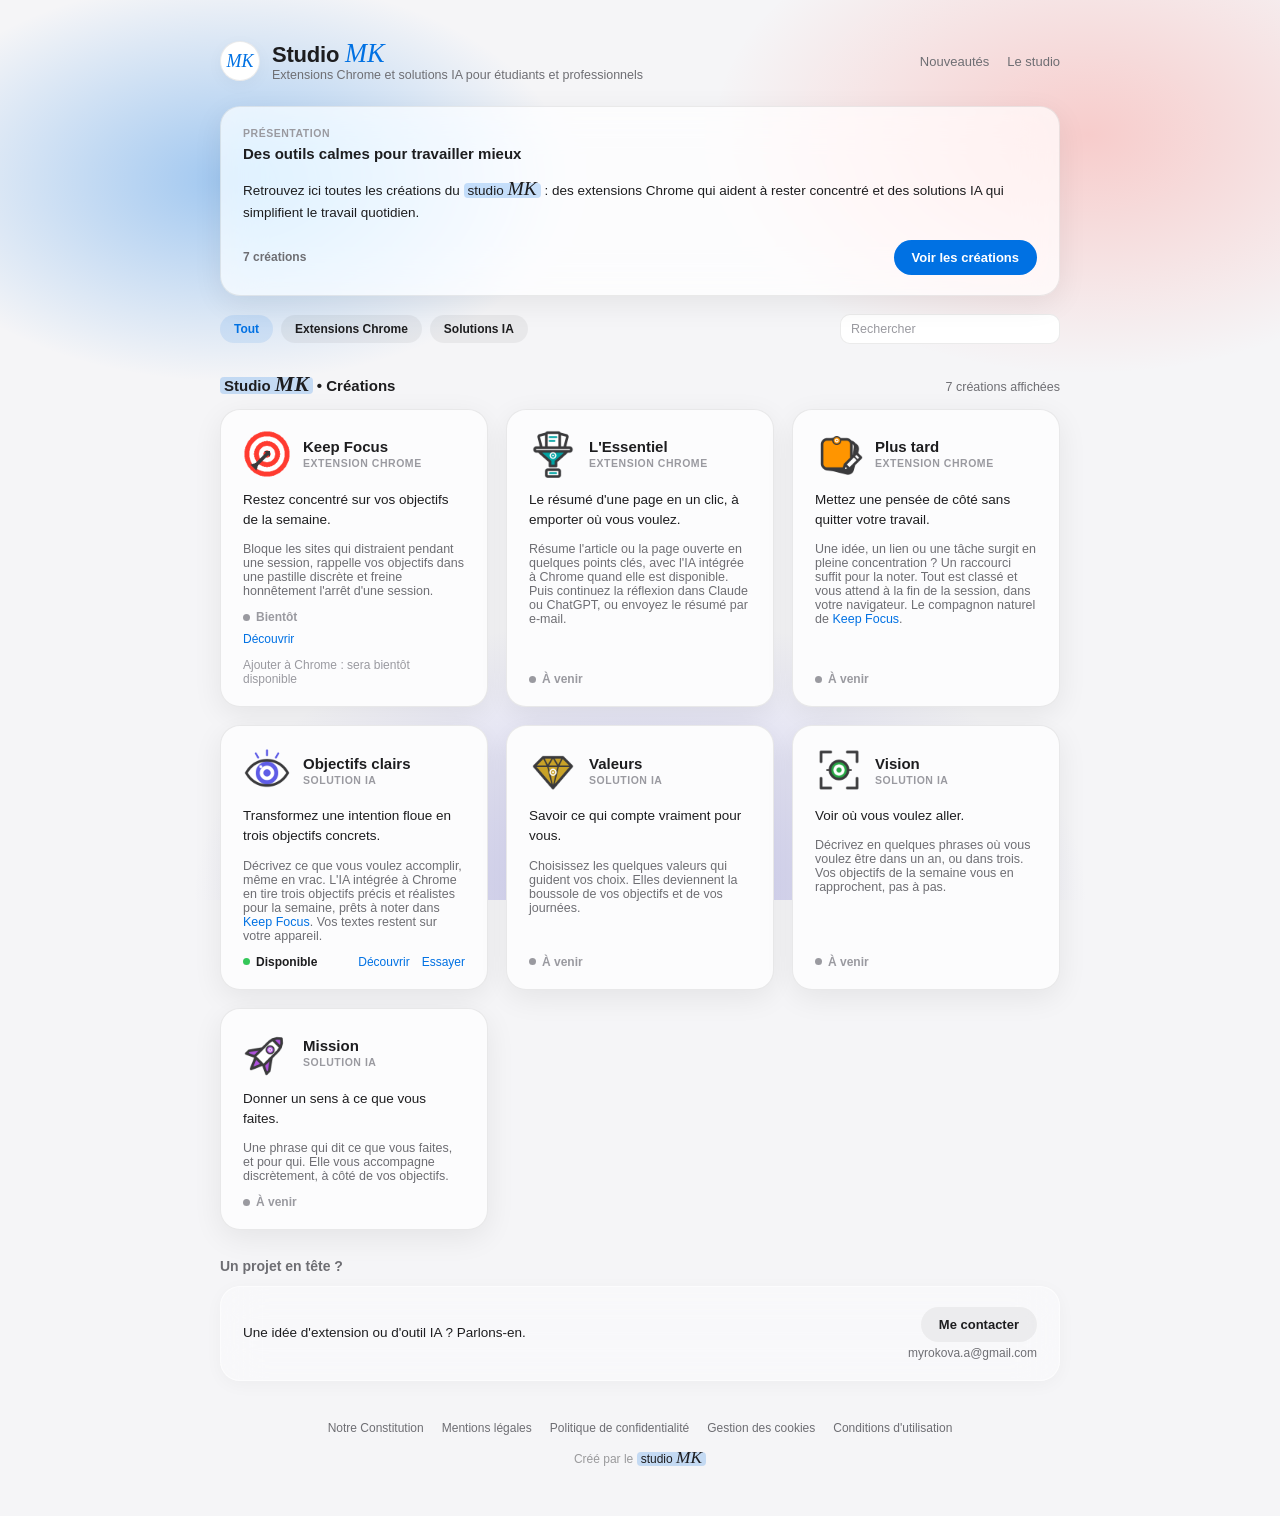
<file: index.html>
<!DOCTYPE html>
<html lang="fr">
<head>
  <meta charset="UTF-8" />
  <meta name="viewport" content="width=device-width, initial-scale=1" />
  <title>Studio MK • Créations</title>
  <meta name="description" content="Extensions Chrome et solutions IA pour étudiants et professionnels, créées par le Studio MK : des outils calmes pour rester concentré." />
  <meta property="og:type" content="website" />
  <meta property="og:title" content="Studio MK • Créations" />
  <meta property="og:description" content="Des extensions Chrome et des outils IA calmes et utiles, partagés gratuitement." />
  <meta property="og:url" content="https://studiomk-a.github.io/" />
  <link rel="canonical" href="https://studiomk-a.github.io/" />
  <link rel="icon" href="assets/icons/studio-mk.svg" type="image/svg+xml" />
  <!-- Valeurs du design system (ne pas modifier : régénérées depuis design-tokens.json). -->
  <link rel="stylesheet" href="docs/design-system/generated/tokens.css" />
  <link rel="stylesheet" href="css/studio.css" />
</head>
<body>
  <!-- 1. Fond à trois halos (DESIGN §2.4) -->
  <div class="blob-backdrop" aria-hidden="true"></div>

  <div class="page">
    <!-- 2. En-tête -->
    <header class="site-header">
      <span class="monogram" aria-hidden="true">MK</span>
      <div>
        <h1 class="page-title">Studio <span class="brand-mk">MK</span></h1>
        <p class="hint">Extensions Chrome et solutions IA pour étudiants et professionnels</p>
      </div>
      <nav class="site-nav" aria-label="Navigation principale">
        <a href="nouveautes.html">Nouveautés</a>
        <a href="studio.html">Le studio</a>
      </nav>
    </header>

    <main>
      <!-- 3. Introduction : seule grande surface en verre -->
      <section class="intro card kf-glass-card" aria-labelledby="intro-title">
        <span class="label">Présentation</span>
        <h2 id="intro-title" class="block-title">Des outils calmes pour travailler mieux</h2>
        <p class="body">
          Retrouvez ici toutes les créations du <a class="signature-mark" href="studio.html">studio <span class="signature-mk">MK</span></a> : des extensions Chrome qui aident à rester concentré
          et des solutions IA qui simplifient le travail quotidien.
        </p>
        <div class="intro-footer">
          <span class="counter"><span id="total-count" class="tabular">7</span> créations</span>
          <a class="btn btn-primary" href="#creations">Voir les créations</a>
        </div>
      </section>

      <!-- 4. Filtres et recherche -->
      <nav class="toolbar" aria-label="Filtrer les créations">
        <div class="filters" role="group" aria-label="Type de création">
          <button class="filter" type="button" data-filter="all" aria-pressed="true">Tout</button>
          <button class="filter" type="button" data-filter="extension" aria-pressed="false">Extensions Chrome</button>
          <button class="filter" type="button" data-filter="ia" aria-pressed="false">Solutions IA</button>
        </div>
        <label class="search">
          <span class="visually-hidden">Rechercher une création</span>
          <input id="search" class="field" type="search" placeholder="Rechercher" autocomplete="off" />
        </label>
      </nav>

      <!-- 5. Grille des créations (cartes opaques : pas de verre dans une grille répétée, DESIGN §4.2) -->
      <section id="creations" aria-labelledby="creations-title">
        <div class="section-head">
          <h2 id="creations-title" class="section-title"><a class="signature-mark" href="studio.html">Studio <span class="signature-mk">MK</span></a> • Créations</h2>
          <span id="visible-count" class="hint tabular" aria-live="polite"></span>
        </div>
        <!-- Cartes écrites par tools/build-pages.js à partir de js/projects.js : ne pas modifier à la main. -->
        <div id="project-grid" class="project-grid">
          <!-- build:cards -->
          <article class="project" data-type="extension" data-search="keep focus restez concentré sur vos objectifs de la semaine. bloque les sites qui distraient pendant une session, rappelle vos objectifs dans une pastille discrète et freine honnêtement l'arrêt d'une session. concentration blocage productivité objectifs focus">
            <div class="project-head">
              <div class="project-icon has-image" aria-hidden="true"><img src="assets/icons/keep-focus/icon128.png" alt="" width="48" height="48" /></div>
              <div>
                <h3 class="project-name"><a class="project-name-link" href="creations/keep-focus.html">Keep Focus</a></h3>
                <span class="label project-type">Extension Chrome</span>
              </div>
            </div>
            <p class="project-tagline">Restez concentré sur vos objectifs de la semaine.</p>
            <p class="hint project-desc">Bloque les sites qui distraient pendant une session, rappelle vos objectifs dans une pastille discrète et freine honnêtement l'arrêt d'une session.</p>
            <div class="project-foot">
              <span class="status status-bientot">Bientôt</span>
              <div class="project-links"><a class="link" href="creations/keep-focus.html">Découvrir</a><span class="link link-quiet">Ajouter à Chrome : sera bientôt disponible</span></div>
            </div>
          </article>
          <article class="project" data-type="extension" data-search="l'essentiel le résumé d'une page en un clic, à emporter où vous voulez. résume l'article ou la page ouverte en quelques points clés, avec l'ia intégrée à chrome quand elle est disponible. puis continuez la réflexion dans claude ou chatgpt, ou envoyez le résumé par e-mail. résumé lecture ia claude chatgpt e-mail article">
            <div class="project-head">
              <div class="project-icon has-image" aria-hidden="true"><img src="assets/icons/l-essentiel/icon128.png" alt="" width="48" height="48" /></div>
              <div>
                <h3 class="project-name">L'Essentiel</h3>
                <span class="label project-type">Extension Chrome</span>
              </div>
            </div>
            <p class="project-tagline">Le résumé d'une page en un clic, à emporter où vous voulez.</p>
            <p class="hint project-desc">Résume l'article ou la page ouverte en quelques points clés, avec l'IA intégrée à Chrome quand elle est disponible. Puis continuez la réflexion dans Claude ou ChatGPT, ou envoyez le résumé par e-mail.</p>
            <div class="project-foot">
              <span class="status status-avenir">À venir</span>
              <div class="project-links"></div>
            </div>
          </article>
          <article class="project" data-type="extension" data-search="plus tard mettez une pensée de côté sans quitter votre travail. une idée, un lien ou une tâche surgit en pleine concentration ? un raccourci suffit pour la noter. tout est classé et vous attend à la fin de la session, dans votre navigateur. le compagnon naturel de keep focus. idées notes liens concentration keep focus plus tard">
            <div class="project-head">
              <div class="project-icon has-image" aria-hidden="true"><img src="assets/icons/plus-tard/icon128.png" alt="" width="48" height="48" /></div>
              <div>
                <h3 class="project-name">Plus tard</h3>
                <span class="label project-type">Extension Chrome</span>
              </div>
            </div>
            <p class="project-tagline">Mettez une pensée de côté sans quitter votre travail.</p>
            <p class="hint project-desc">Une idée, un lien ou une tâche surgit en pleine concentration ? Un raccourci suffit pour la noter. Tout est classé et vous attend à la fin de la session, dans votre navigateur. Le compagnon naturel de <a class="link" href="creations/keep-focus.html">Keep Focus</a>.</p>
            <div class="project-foot">
              <span class="status status-avenir">À venir</span>
              <div class="project-links"></div>
            </div>
          </article>
          <article class="project" data-type="ia" data-search="objectifs clairs transformez une intention floue en trois objectifs concrets. décrivez ce que vous voulez accomplir, même en vrac. l'ia intégrée à chrome en tire trois objectifs précis et réalistes pour la semaine, prêts à noter dans keep focus. vos textes restent sur votre appareil. objectifs semaine planification ia keep focus">
            <div class="project-head">
              <div class="project-icon has-image" aria-hidden="true"><img src="assets/icons/objectifs-clairs/icon128.png" alt="" width="48" height="48" /></div>
              <div>
                <h3 class="project-name"><a class="project-name-link" href="creations/objectifs-clairs.html">Objectifs clairs</a></h3>
                <span class="label project-type">Solution IA</span>
              </div>
            </div>
            <p class="project-tagline">Transformez une intention floue en trois objectifs concrets.</p>
            <p class="hint project-desc">Décrivez ce que vous voulez accomplir, même en vrac. L'IA intégrée à Chrome en tire trois objectifs précis et réalistes pour la semaine, prêts à noter dans <a class="link" href="creations/keep-focus.html">Keep Focus</a>. Vos textes restent sur votre appareil.</p>
            <div class="project-foot">
              <span class="status status-disponible">Disponible</span>
              <div class="project-links"><a class="link" href="creations/objectifs-clairs.html">Découvrir</a><a class="link" href="objectifs-clairs.html">Essayer</a></div>
            </div>
          </article>
          <article class="project" data-type="ia" data-search="valeurs savoir ce qui compte vraiment pour vous. choisissez les quelques valeurs qui guident vos choix. elles deviennent la boussole de vos objectifs et de vos journées. valeurs sens boussole priorités">
            <div class="project-head">
              <div class="project-icon has-image" aria-hidden="true"><img src="assets/icons/valeurs/icon128.png" alt="" width="48" height="48" /></div>
              <div>
                <h3 class="project-name">Valeurs</h3>
                <span class="label project-type">Solution IA</span>
              </div>
            </div>
            <p class="project-tagline">Savoir ce qui compte vraiment pour vous.</p>
            <p class="hint project-desc">Choisissez les quelques valeurs qui guident vos choix. Elles deviennent la boussole de vos objectifs et de vos journées.</p>
            <div class="project-foot">
              <span class="status status-avenir">À venir</span>
              <div class="project-links"></div>
            </div>
          </article>
          <article class="project" data-type="ia" data-search="vision voir où vous voulez aller. décrivez en quelques phrases où vous voulez être dans un an, ou dans trois. vos objectifs de la semaine vous en rapprochent, pas à pas. vision avenir direction long terme">
            <div class="project-head">
              <div class="project-icon has-image" aria-hidden="true"><img src="assets/icons/vision/icon128.png" alt="" width="48" height="48" /></div>
              <div>
                <h3 class="project-name">Vision</h3>
                <span class="label project-type">Solution IA</span>
              </div>
            </div>
            <p class="project-tagline">Voir où vous voulez aller.</p>
            <p class="hint project-desc">Décrivez en quelques phrases où vous voulez être dans un an, ou dans trois. Vos objectifs de la semaine vous en rapprochent, pas à pas.</p>
            <div class="project-foot">
              <span class="status status-avenir">À venir</span>
              <div class="project-links"></div>
            </div>
          </article>
          <article class="project" data-type="ia" data-search="mission donner un sens à ce que vous faites. une phrase qui dit ce que vous faites, et pour qui. elle vous accompagne discrètement, à côté de vos objectifs. mission sens raison d'être">
            <div class="project-head">
              <div class="project-icon has-image" aria-hidden="true"><img src="assets/icons/mission/icon128.png" alt="" width="48" height="48" /></div>
              <div>
                <h3 class="project-name">Mission</h3>
                <span class="label project-type">Solution IA</span>
              </div>
            </div>
            <p class="project-tagline">Donner un sens à ce que vous faites.</p>
            <p class="hint project-desc">Une phrase qui dit ce que vous faites, et pour qui. Elle vous accompagne discrètement, à côté de vos objectifs.</p>
            <div class="project-foot">
              <span class="status status-avenir">À venir</span>
              <div class="project-links"></div>
            </div>
          </article>
          <!-- /build:cards -->
        </div>
        <p id="empty-state" class="empty-state" hidden>Aucune création dans cette catégorie.</p>
      </section>

      <!-- 6. Contact -->
      <section class="contact" aria-labelledby="contact-title">
        <h2 id="contact-title" class="section-title-quiet">Un projet en tête ?</h2>
        <div class="contact-box card kf-glass-soft">
          <p class="body">Une idée d'extension ou d'outil IA ? Parlons-en.</p>
          <div class="contact-action">
            <a class="btn btn-secondary" href="mailto:myrokova.a@gmail.com?subject=Studio%20MK">Me contacter</a>
            <span class="contact-mail">myrokova.a@gmail.com</span>
          </div>
        </div>
      </section>
    </main>

    <!-- 7. Signature -->
    <footer class="site-footer">
      <nav class="legal-nav" aria-label="Engagements et informations légales">
        <a href="constitution.html">Notre Constitution</a>
        <a href="mentions-legales.html">Mentions légales</a>
        <a href="confidentialite.html">Politique de confidentialité</a>
        <a href="cookies.html">Gestion des cookies</a>
        <a href="cgu.html">Conditions d'utilisation</a>
      </nav>
      <p class="signature">Créé par le <a class="signature-mark" href="studio.html">studio <span class="signature-mk">MK</span></a></p>
    </footer>
  </div>

  <!-- Filtres et recherche sur les cartes déjà présentes dans la page. -->
  <script src="js/app.js"></script>
</body>
</html>
</file>
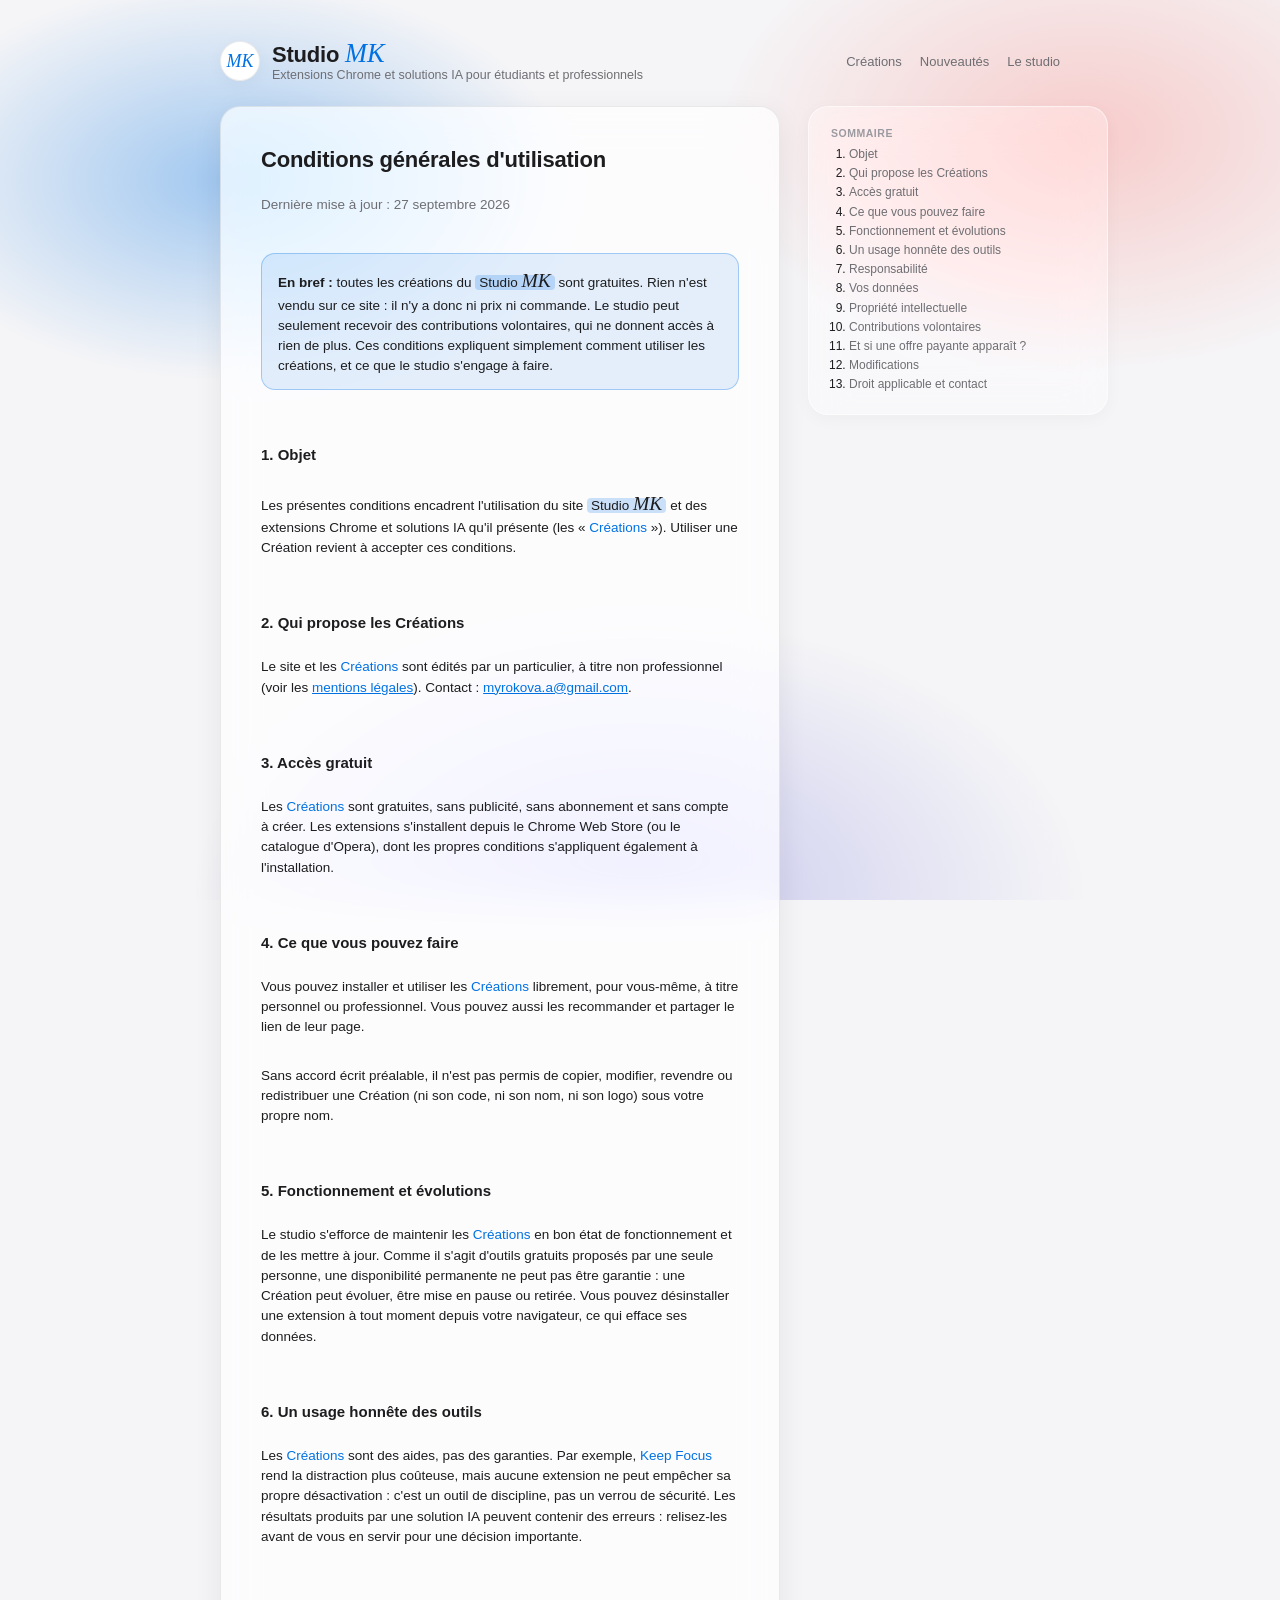
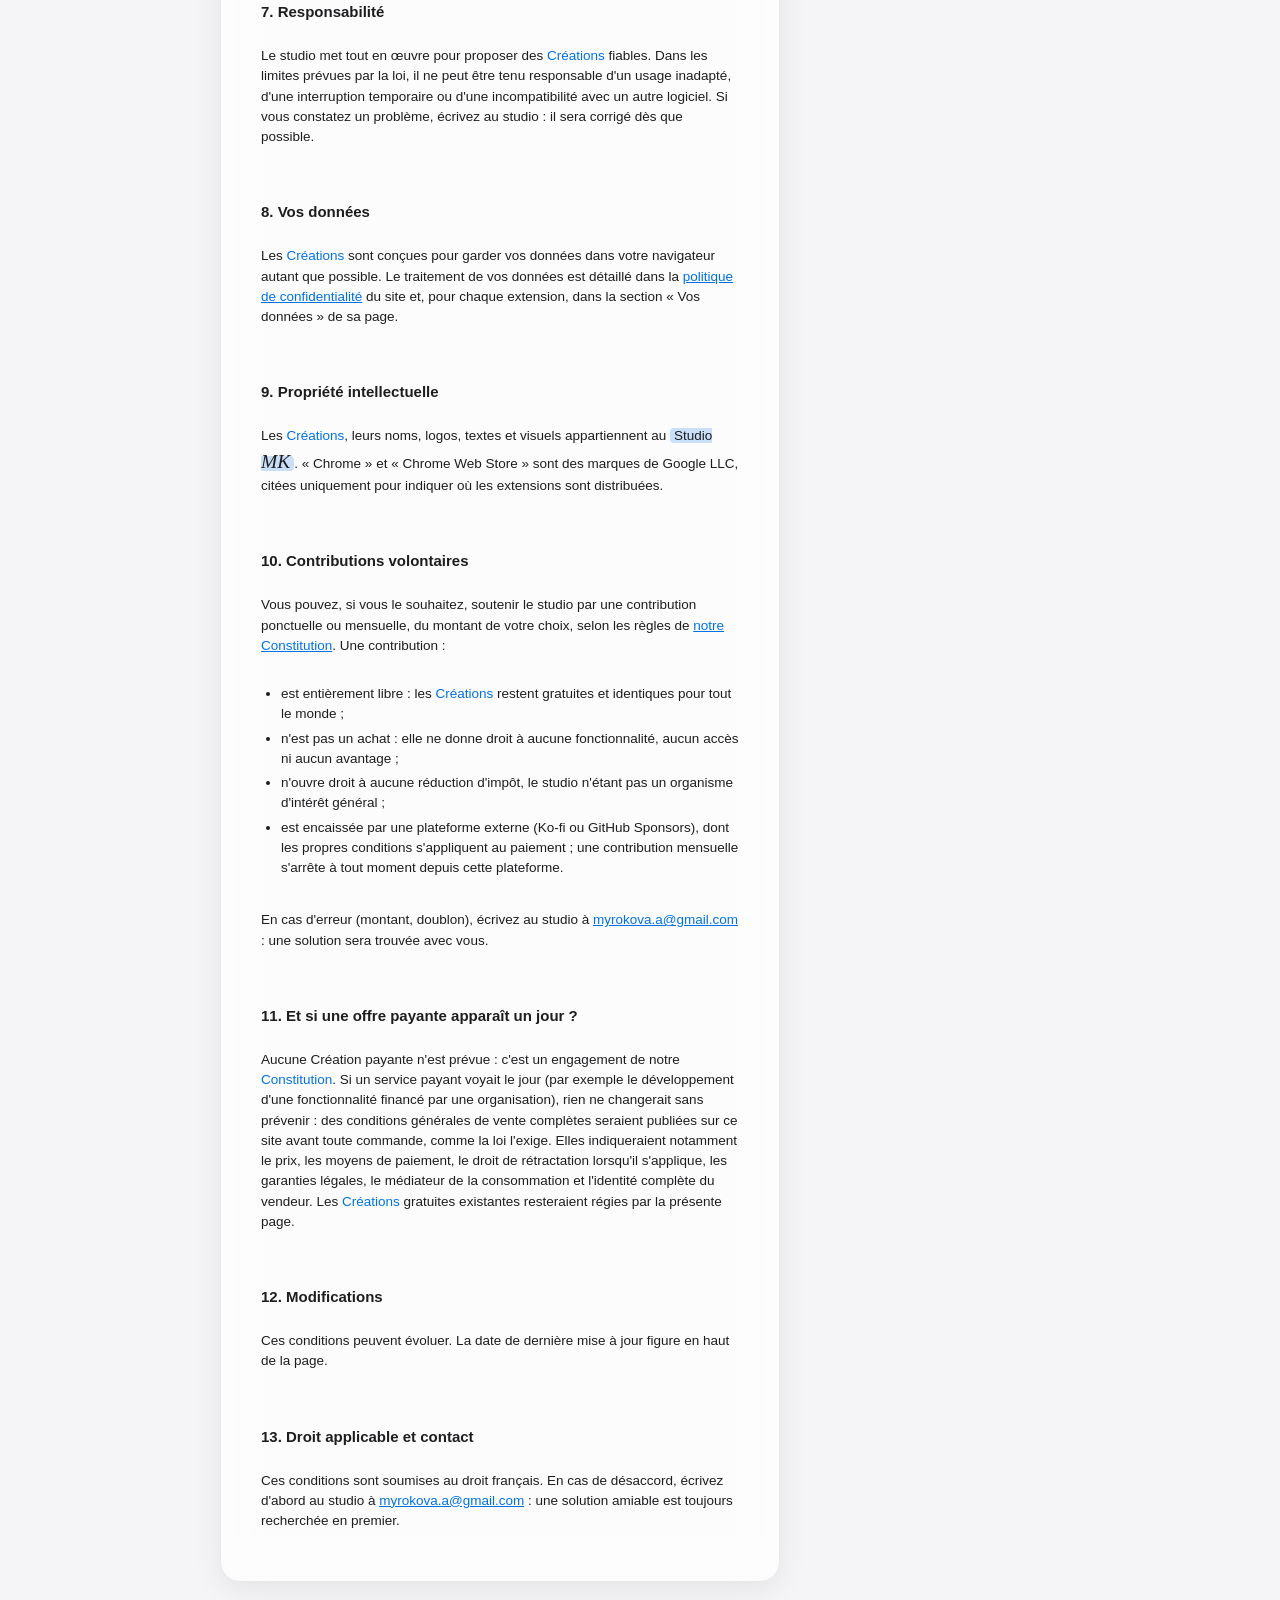
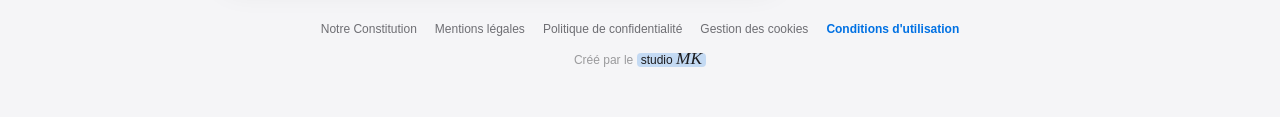
<file: cgu.html>
<!DOCTYPE html>
<html lang="fr">
<head>
  <meta charset="UTF-8" />
  <meta name="viewport" content="width=device-width, initial-scale=1" />
  <title>Studio MK • Conditions d'utilisation</title>
  <meta name="description" content="Conditions générales d'utilisation des extensions Chrome et solutions IA gratuites du Studio MK." />
  <link rel="canonical" href="https://studiomk-a.github.io/cgu.html" />
  <link rel="icon" href="assets/icons/studio-mk.svg" type="image/svg+xml" />
  <link rel="stylesheet" href="docs/design-system/generated/tokens.css" />
  <link rel="stylesheet" href="css/studio.css" />
</head>
<body>
  <div class="blob-backdrop" aria-hidden="true"></div>

  <div class="page">
    <header class="site-header">
      <span class="monogram" aria-hidden="true">MK</span>
      <div>
        <p class="page-title">Studio <span class="brand-mk">MK</span></p>
        <p class="hint">Extensions Chrome et solutions IA pour étudiants et professionnels</p>
      </div>
      <nav class="site-nav" aria-label="Navigation principale">
        <a href="index.html#creations">Créations</a>
        <a href="nouveautes.html">Nouveautés</a>
        <a href="studio.html">Le studio</a>
      </nav>
    </header>

    <div class="legal-layout">
      <main class="legal-doc kf-glass-card">
        <h1>Conditions générales d'utilisation</h1>
        <p class="hint updated">Dernière mise à jour : 27 septembre 2026</p>

        <p class="banner banner-welcome">
          <strong>En bref :</strong> toutes les créations du <a class="signature-mark" href="studio.html">Studio <span class="signature-mk">MK</span></a> sont gratuites. Rien n'est vendu sur ce site :
          il n'y a donc ni prix ni commande. Le studio peut seulement recevoir des contributions volontaires, qui ne
          donnent accès à rien de plus. Ces conditions expliquent simplement comment utiliser les créations, et ce
          que le studio s'engage à faire.
        </p>

        <h2 id="objet">1. Objet</h2>
        <p>
          Les présentes conditions encadrent l'utilisation du site <a class="signature-mark" href="studio.html">Studio <span class="signature-mk">MK</span></a> et des extensions Chrome et solutions
          IA qu'il présente (les « <a class="link" href="index.html#creations">Créations</a> »). Utiliser une Création revient à accepter ces conditions.
        </p>

        <h2 id="editeur">2. Qui propose les Créations</h2>
        <p>
          Le site et les <a class="link" href="index.html#creations">Créations</a> sont édités par un particulier, à titre non professionnel (voir les
          <a href="mentions-legales.html">mentions légales</a>). Contact :
          <a href="mailto:myrokova.a@gmail.com">myrokova.a@gmail.com</a>.
        </p>

        <h2 id="acces">3. Accès gratuit</h2>
        <p>
          Les <a class="link" href="index.html#creations">Créations</a> sont gratuites, sans publicité, sans abonnement et sans compte à créer. Les extensions
          s'installent depuis le Chrome Web Store (ou le catalogue d'Opera), dont les propres conditions
          s'appliquent également à l'installation.
        </p>

        <h2 id="licence">4. Ce que vous pouvez faire</h2>
        <p>
          Vous pouvez installer et utiliser les <a class="link" href="index.html#creations">Créations</a> librement, pour vous-même, à titre personnel ou
          professionnel. Vous pouvez aussi les recommander et partager le lien de leur page.
        </p>
        <p>
          Sans accord écrit préalable, il n'est pas permis de copier, modifier, revendre ou redistribuer une Création
          (ni son code, ni son nom, ni son logo) sous votre propre nom.
        </p>

        <h2 id="fonctionnement">5. Fonctionnement et évolutions</h2>
        <p>
          Le studio s'efforce de maintenir les <a class="link" href="index.html#creations">Créations</a> en bon état de fonctionnement et de les mettre à jour. Comme
          il s'agit d'outils gratuits proposés par une seule personne, une disponibilité permanente ne peut pas être
          garantie : une Création peut évoluer, être mise en pause ou retirée. Vous pouvez désinstaller une extension
          à tout moment depuis votre navigateur, ce qui efface ses données.
        </p>

        <h2 id="usage">6. Un usage honnête des outils</h2>
        <p>
          Les <a class="link" href="index.html#creations">Créations</a> sont des aides, pas des garanties. Par exemple, <a class="link" href="creations/keep-focus.html">Keep Focus</a> rend la distraction plus coûteuse,
          mais aucune extension ne peut empêcher sa propre désactivation : c'est un outil de discipline, pas un
          verrou de sécurité. Les résultats produits par une solution IA peuvent contenir des erreurs : relisez-les
          avant de vous en servir pour une décision importante.
        </p>

        <h2 id="responsabilite">7. Responsabilité</h2>
        <p>
          Le studio met tout en œuvre pour proposer des <a class="link" href="index.html#creations">Créations</a> fiables. Dans les limites prévues par la loi, il
          ne peut être tenu responsable d'un usage inadapté, d'une interruption temporaire ou d'une incompatibilité
          avec un autre logiciel. Si vous constatez un problème, écrivez au studio : il sera corrigé dès que possible.
        </p>

        <h2 id="donnees">8. Vos données</h2>
        <p>
          Les <a class="link" href="index.html#creations">Créations</a> sont conçues pour garder vos données dans votre navigateur autant que possible. Le
          traitement de vos données est détaillé dans la <a href="confidentialite.html">politique de
          confidentialité</a> du site et, pour chaque extension, dans la section « Vos données » de sa page.
        </p>

        <h2 id="propriete">9. Propriété intellectuelle</h2>
        <p>
          Les <a class="link" href="index.html#creations">Créations</a>, leurs noms, logos, textes et visuels appartiennent au <a class="signature-mark" href="studio.html">Studio <span class="signature-mk">MK</span></a>. « Chrome » et « Chrome Web
          Store » sont des marques de Google LLC, citées uniquement pour indiquer où les extensions sont distribuées.
        </p>

        <h2 id="contributions">10. Contributions volontaires</h2>
        <p>
          Vous pouvez, si vous le souhaitez, soutenir le studio par une contribution ponctuelle ou mensuelle, du
          montant de votre choix, selon les règles de <a href="constitution.html">notre Constitution</a>. Une contribution :
        </p>
        <ul>
          <li>est entièrement libre : les <a class="link" href="index.html#creations">Créations</a> restent gratuites et identiques pour tout le monde ;</li>
          <li>n'est pas un achat : elle ne donne droit à aucune fonctionnalité, aucun accès ni aucun avantage ;</li>
          <li>n'ouvre droit à aucune réduction d'impôt, le studio n'étant pas un organisme d'intérêt général ;</li>
          <li>
            est encaissée par une plateforme externe (Ko-fi ou GitHub Sponsors), dont les propres conditions
            s'appliquent au paiement ; une contribution mensuelle s'arrête à tout moment depuis cette plateforme.
          </li>
        </ul>
        <p>
          En cas d'erreur (montant, doublon), écrivez au studio à
          <a href="mailto:myrokova.a@gmail.com">myrokova.a@gmail.com</a> : une solution
          sera trouvée avec vous.
        </p>

        <h2 id="payant">11. Et si une offre payante apparaît un jour ?</h2>
        <p>
          Aucune Création payante n'est prévue : c'est un engagement de notre <a class="link" href="constitution.html">Constitution</a>. Si un service
          payant voyait le jour (par exemple le développement d'une fonctionnalité financé par une organisation), rien
          ne changerait sans prévenir : des conditions générales de vente complètes seraient publiées sur ce site
          avant toute commande, comme la loi l'exige. Elles indiqueraient notamment le prix, les moyens de paiement,
          le droit de rétractation lorsqu'il s'applique, les garanties légales, le médiateur de la consommation et
          l'identité complète du vendeur. Les <a class="link" href="index.html#creations">Créations</a> gratuites existantes resteraient régies par la présente page.
        </p>

        <h2 id="modifications">12. Modifications</h2>
        <p>
          Ces conditions peuvent évoluer. La date de dernière mise à jour figure en haut de la page.
        </p>

        <h2 id="droit">13. Droit applicable et contact</h2>
        <p>
          Ces conditions sont soumises au droit français. En cas de désaccord, écrivez d'abord au studio à
          <a href="mailto:myrokova.a@gmail.com">myrokova.a@gmail.com</a> : une solution
          amiable est toujours recherchée en premier.
        </p>
      </main>

      <nav class="legal-toc kf-glass-soft" aria-label="Sommaire">
        <span class="label">Sommaire</span>
        <ol>
          <li><a href="#objet">Objet</a></li>
          <li><a href="#editeur">Qui propose les Créations</a></li>
          <li><a href="#acces">Accès gratuit</a></li>
          <li><a href="#licence">Ce que vous pouvez faire</a></li>
          <li><a href="#fonctionnement">Fonctionnement et évolutions</a></li>
          <li><a href="#usage">Un usage honnête des outils</a></li>
          <li><a href="#responsabilite">Responsabilité</a></li>
          <li><a href="#donnees">Vos données</a></li>
          <li><a href="#propriete">Propriété intellectuelle</a></li>
          <li><a href="#contributions">Contributions volontaires</a></li>
          <li><a href="#payant">Et si une offre payante apparaît ?</a></li>
          <li><a href="#modifications">Modifications</a></li>
          <li><a href="#droit">Droit applicable et contact</a></li>
        </ol>
      </nav>
    </div>

    <footer class="site-footer">
      <nav class="legal-nav" aria-label="Engagements et informations légales">
        <a href="constitution.html">Notre Constitution</a>
        <a href="mentions-legales.html">Mentions légales</a>
        <a href="confidentialite.html">Politique de confidentialité</a>
        <a href="cookies.html">Gestion des cookies</a>
        <a href="cgu.html" aria-current="page">Conditions d'utilisation</a>
      </nav>
      <p class="signature">Créé par le <a class="signature-mark" href="studio.html">studio <span class="signature-mk">MK</span></a></p>
    </footer>
  </div>
</body>
</html>
</file>
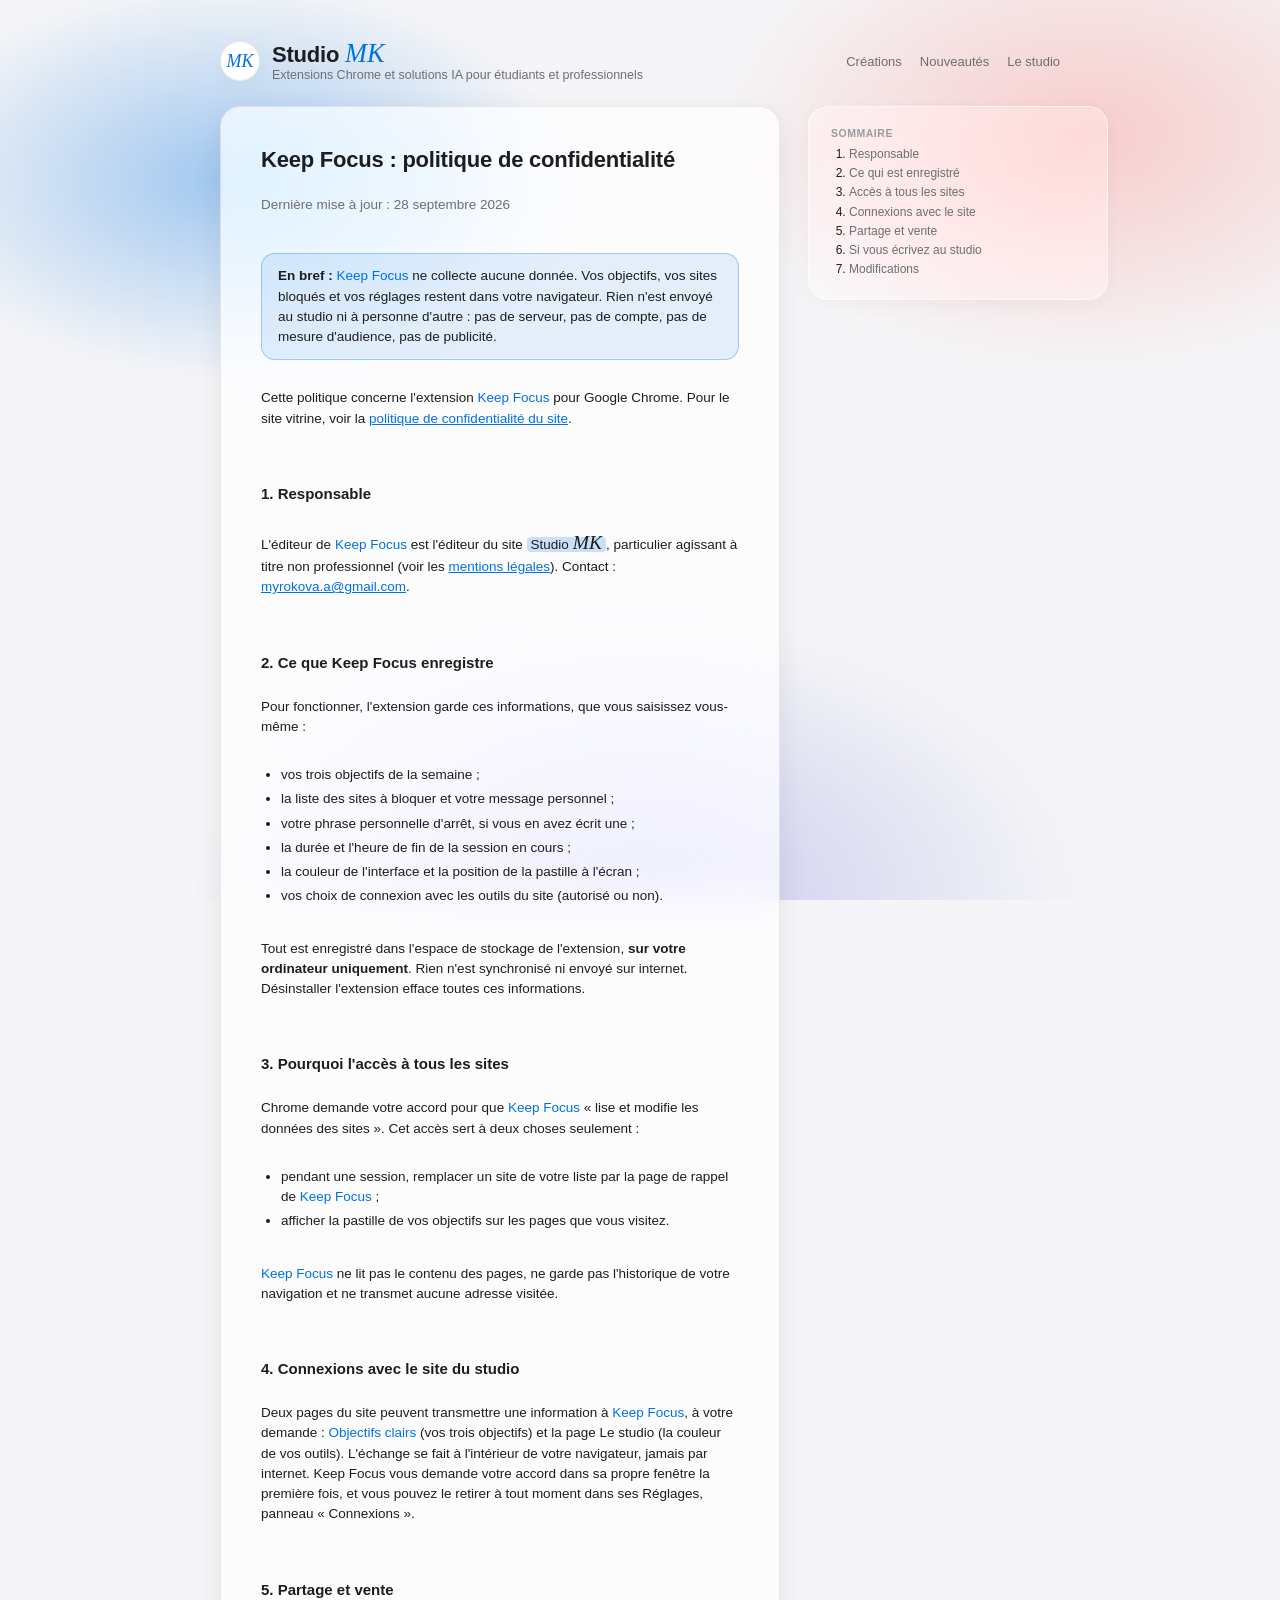
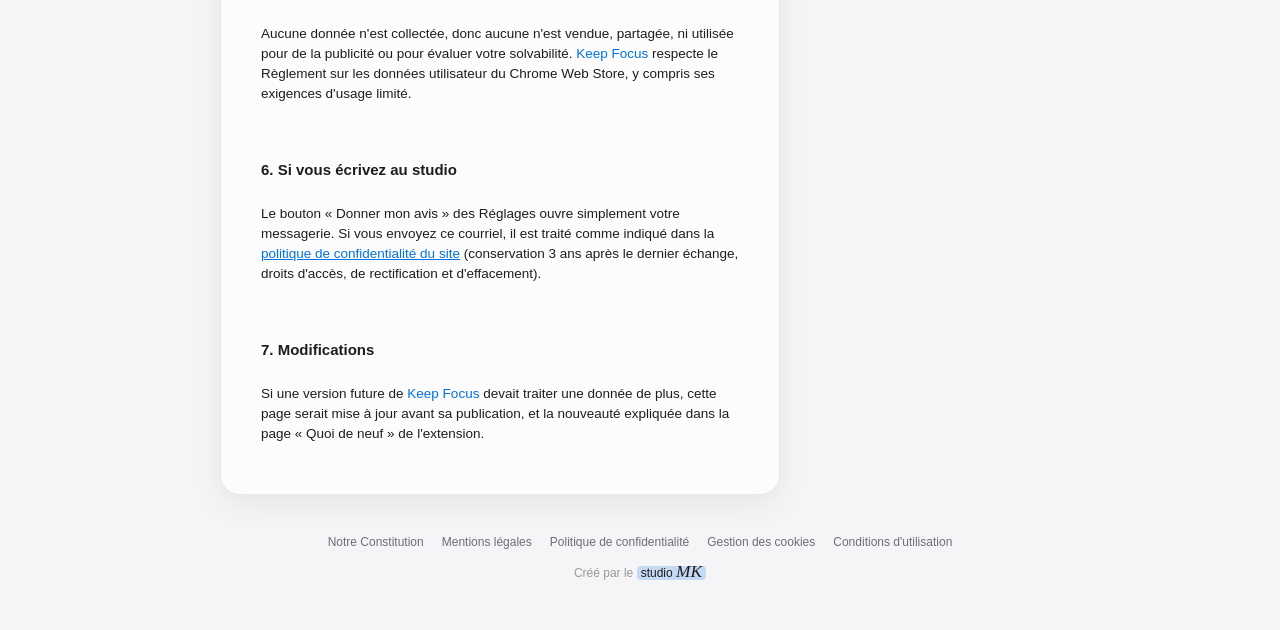
<file: confidentialite-keep-focus.html>
<!DOCTYPE html>
<html lang="fr">
<head>
  <meta charset="UTF-8" />
  <meta name="viewport" content="width=device-width, initial-scale=1" />
  <title>Studio MK • Keep Focus : politique de confidentialité</title>
  <meta name="description" content="Politique de confidentialité de l'extension Keep Focus : aucune donnée collectée, tout reste dans votre navigateur." />
  <link rel="canonical" href="https://studiomk-a.github.io/confidentialite-keep-focus.html" />
  <link rel="icon" href="assets/icons/studio-mk.svg" type="image/svg+xml" />
  <link rel="stylesheet" href="docs/design-system/generated/tokens.css" />
  <link rel="stylesheet" href="css/studio.css" />
</head>
<body>
  <div class="blob-backdrop" aria-hidden="true"></div>

  <div class="page">
    <header class="site-header">
      <span class="monogram" aria-hidden="true">MK</span>
      <div>
        <p class="page-title">Studio <span class="brand-mk">MK</span></p>
        <p class="hint">Extensions Chrome et solutions IA pour étudiants et professionnels</p>
      </div>
      <nav class="site-nav" aria-label="Navigation principale">
        <a href="index.html#creations">Créations</a>
        <a href="nouveautes.html">Nouveautés</a>
        <a href="studio.html">Le studio</a>
      </nav>
    </header>

    <div class="legal-layout">
      <main class="legal-doc kf-glass-card">
        <h1>Keep Focus : politique de confidentialité</h1>
        <p class="hint updated">Dernière mise à jour : 28 septembre 2026</p>

        <p class="banner banner-welcome">
          <strong>En bref :</strong> <a class="link" href="creations/keep-focus.html">Keep Focus</a> ne collecte aucune donnée. Vos objectifs, vos sites bloqués et vos
          réglages restent dans votre navigateur. Rien n'est envoyé au studio ni à personne d'autre : pas de
          serveur, pas de compte, pas de mesure d'audience, pas de publicité.
        </p>

        <p>
          Cette politique concerne l'extension <a class="link" href="creations/keep-focus.html">Keep Focus</a> pour Google Chrome. Pour le site
          vitrine, voir la <a href="confidentialite.html">politique de confidentialité du site</a>.
        </p>

        <h2 id="responsable">1. Responsable</h2>
        <p>
          L'éditeur de <a class="link" href="creations/keep-focus.html">Keep Focus</a> est l'éditeur du site <a class="signature-mark" href="studio.html">Studio <span class="signature-mk">MK</span></a>, particulier agissant à titre
          non professionnel (voir les <a href="mentions-legales.html">mentions légales</a>).
          Contact : <a href="mailto:myrokova.a@gmail.com">myrokova.a@gmail.com</a>.
        </p>

        <h2 id="donnees">2. Ce que Keep Focus enregistre</h2>
        <p>Pour fonctionner, l'extension garde ces informations, que vous saisissez vous-même :</p>
        <ul>
          <li>vos trois objectifs de la semaine ;</li>
          <li>la liste des sites à bloquer et votre message personnel ;</li>
          <li>votre phrase personnelle d'arrêt, si vous en avez écrit une ;</li>
          <li>la durée et l'heure de fin de la session en cours ;</li>
          <li>la couleur de l'interface et la position de la pastille à l'écran ;</li>
          <li>vos choix de connexion avec les outils du site (autorisé ou non).</li>
        </ul>
        <p>
          Tout est enregistré dans l'espace de stockage de l'extension, <strong>sur votre ordinateur uniquement</strong>.
          Rien n'est synchronisé ni envoyé sur internet. Désinstaller l'extension efface toutes ces informations.
        </p>

        <h2 id="acces">3. Pourquoi l'accès à tous les sites</h2>
        <p>
          Chrome demande votre accord pour que <a class="link" href="creations/keep-focus.html">Keep Focus</a> « lise et modifie les données des sites ». Cet accès sert
          à deux choses seulement :
        </p>
        <ul>
          <li>pendant une session, remplacer un site de votre liste par la page de rappel de <a class="link" href="creations/keep-focus.html">Keep Focus</a> ;</li>
          <li>afficher la pastille de vos objectifs sur les pages que vous visitez.</li>
        </ul>
        <p>
          <a class="link" href="creations/keep-focus.html">Keep Focus</a> ne lit pas le contenu des pages, ne garde pas l'historique de votre navigation et ne transmet
          aucune adresse visitée.
        </p>

        <h2 id="connexions">4. Connexions avec le site du studio</h2>
        <p>
          Deux pages du site peuvent transmettre une information à <a class="link" href="creations/keep-focus.html">Keep Focus</a>, à votre demande :
          <a class="link" href="objectifs-clairs.html">Objectifs clairs</a> (vos trois objectifs) et la page Le studio (la couleur de vos outils). L'échange
          se fait à l'intérieur de votre navigateur, jamais par internet. Keep Focus vous demande votre accord dans
          sa propre fenêtre la première fois, et vous pouvez le retirer à tout moment dans ses Réglages, panneau
          « Connexions ».
        </p>

        <h2 id="partage">5. Partage et vente</h2>
        <p>
          Aucune donnée n'est collectée, donc aucune n'est vendue, partagée, ni utilisée pour de la publicité ou
          pour évaluer votre solvabilité. <a class="link" href="creations/keep-focus.html">Keep Focus</a> respecte le Règlement sur les données utilisateur du Chrome
          Web Store, y compris ses exigences d'usage limité.
        </p>

        <h2 id="contact-direct">6. Si vous écrivez au studio</h2>
        <p>
          Le bouton « Donner mon avis » des Réglages ouvre simplement votre messagerie. Si vous envoyez ce courriel,
          il est traité comme indiqué dans la <a href="confidentialite.html#donnees">politique de confidentialité du site</a>
          (conservation 3 ans après le dernier échange, droits d'accès, de rectification et d'effacement).
        </p>

        <h2 id="modifications">7. Modifications</h2>
        <p>
          Si une version future de <a class="link" href="creations/keep-focus.html">Keep Focus</a> devait traiter une donnée de plus, cette page serait mise à jour avant
          sa publication, et la nouveauté expliquée dans la page « Quoi de neuf » de l'extension.
        </p>
      </main>

      <nav class="legal-toc kf-glass-soft" aria-label="Sommaire">
        <span class="label">Sommaire</span>
        <ol>
          <li><a href="#responsable">Responsable</a></li>
          <li><a href="#donnees">Ce qui est enregistré</a></li>
          <li><a href="#acces">Accès à tous les sites</a></li>
          <li><a href="#connexions">Connexions avec le site</a></li>
          <li><a href="#partage">Partage et vente</a></li>
          <li><a href="#contact-direct">Si vous écrivez au studio</a></li>
          <li><a href="#modifications">Modifications</a></li>
        </ol>
      </nav>
    </div>

    <footer class="site-footer">
      <nav class="legal-nav" aria-label="Engagements et informations légales">
        <a href="constitution.html">Notre Constitution</a>
        <a href="mentions-legales.html">Mentions légales</a>
        <a href="confidentialite.html">Politique de confidentialité</a>
        <a href="cookies.html">Gestion des cookies</a>
        <a href="cgu.html">Conditions d'utilisation</a>
      </nav>
      <p class="signature">Créé par le <a class="signature-mark" href="studio.html">studio <span class="signature-mk">MK</span></a></p>
    </footer>
  </div>
</body>
</html>
</file>
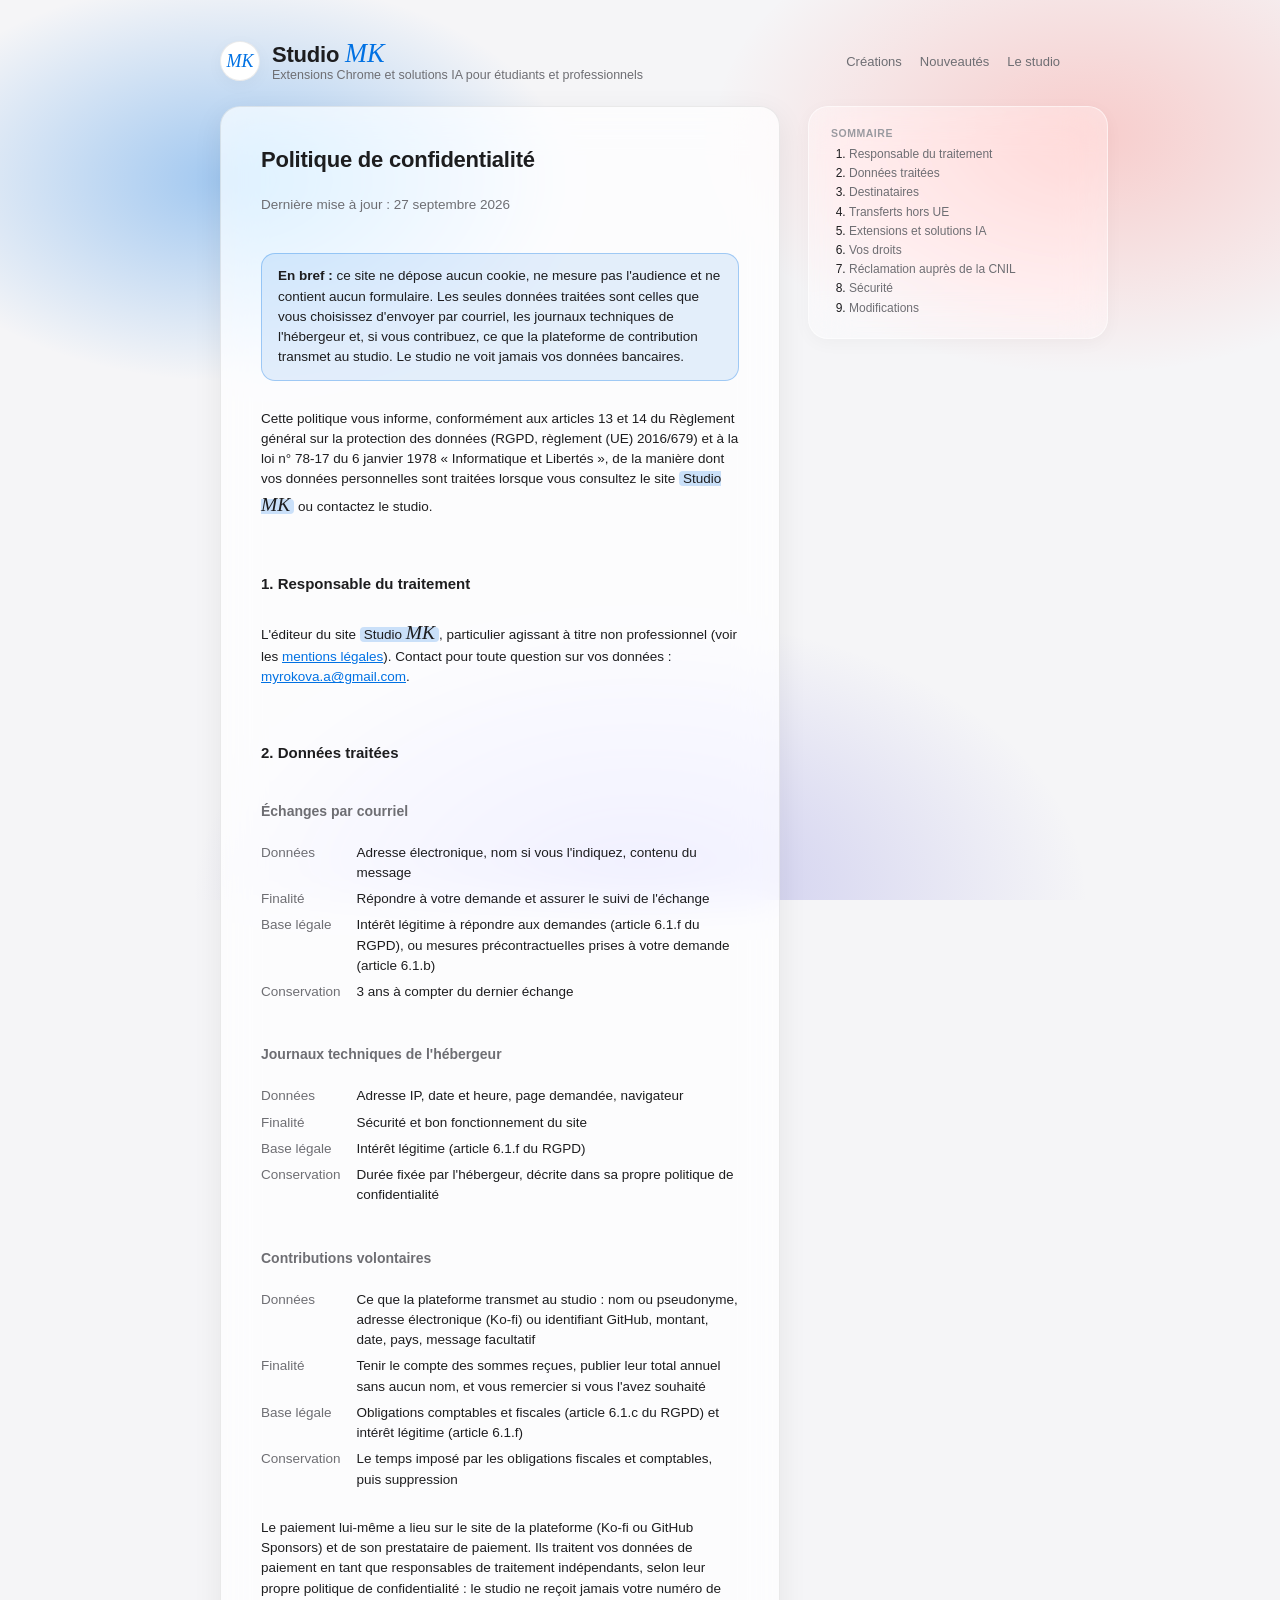
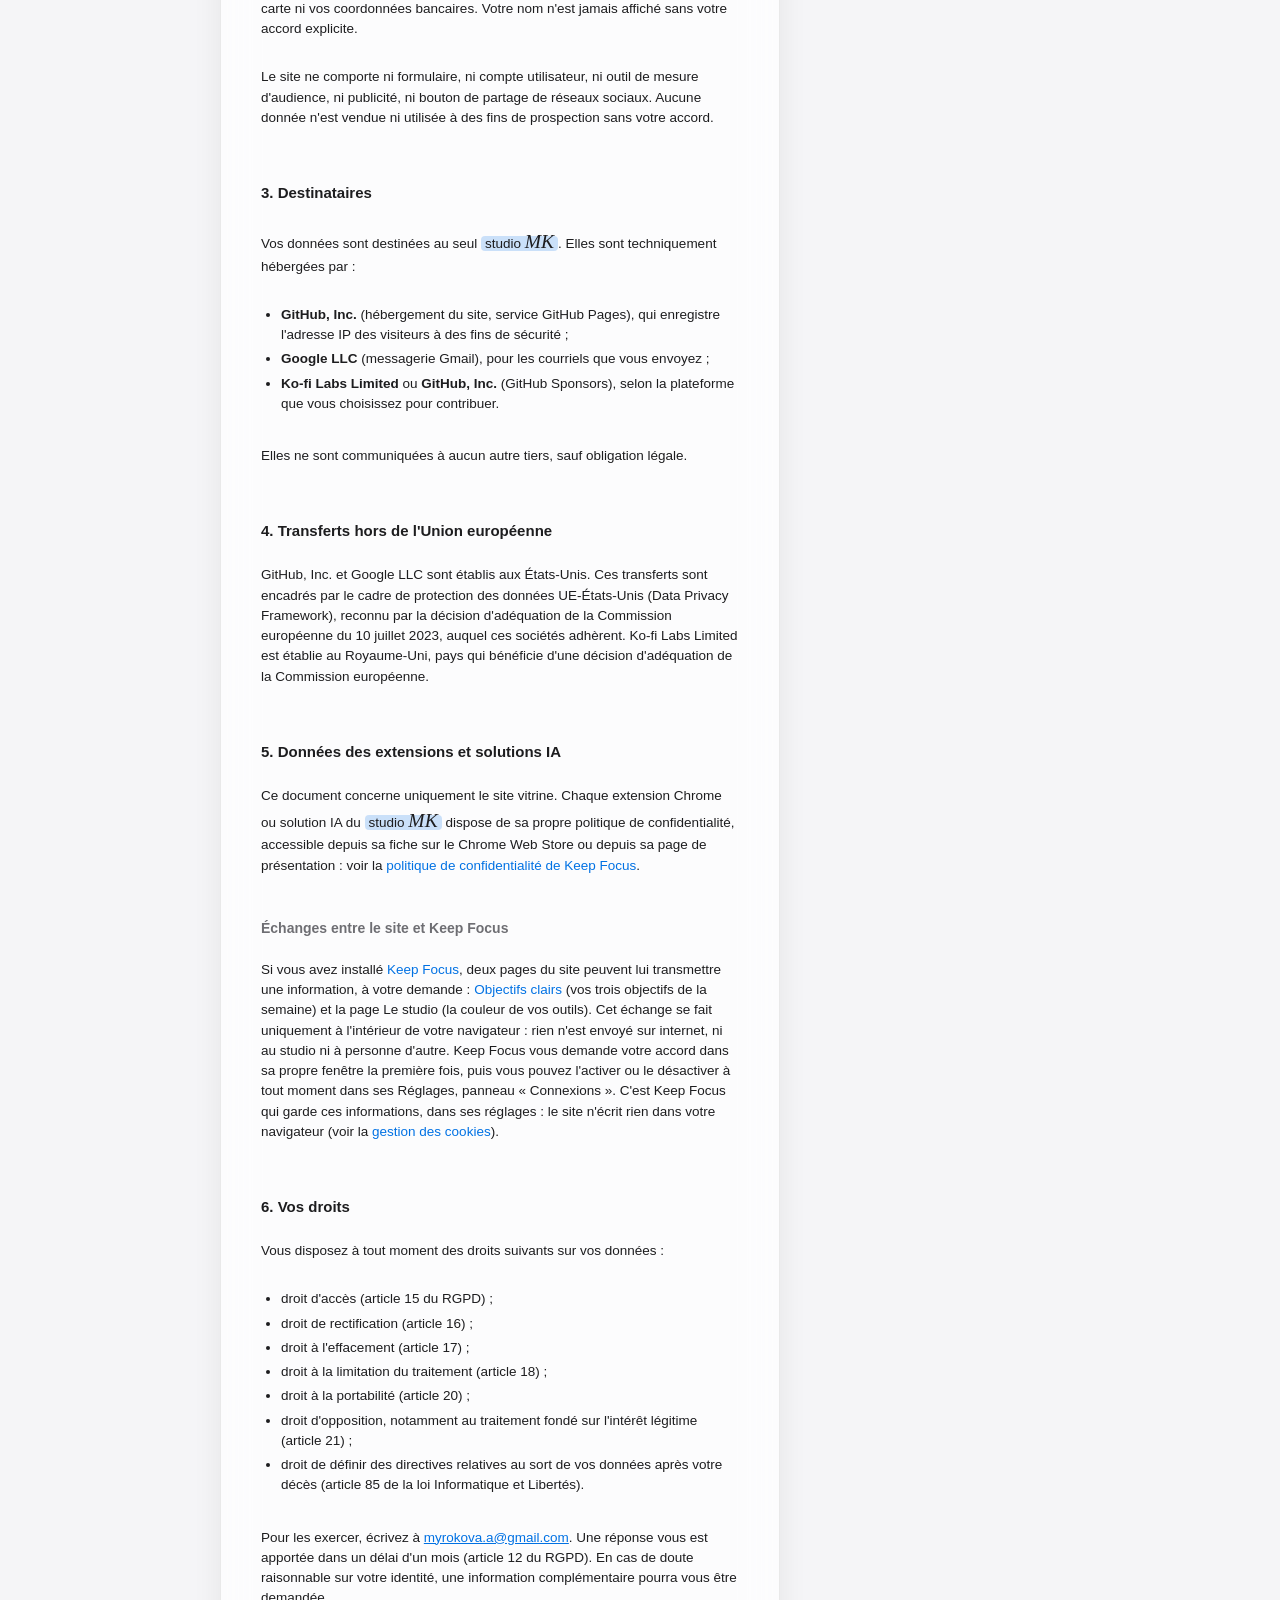
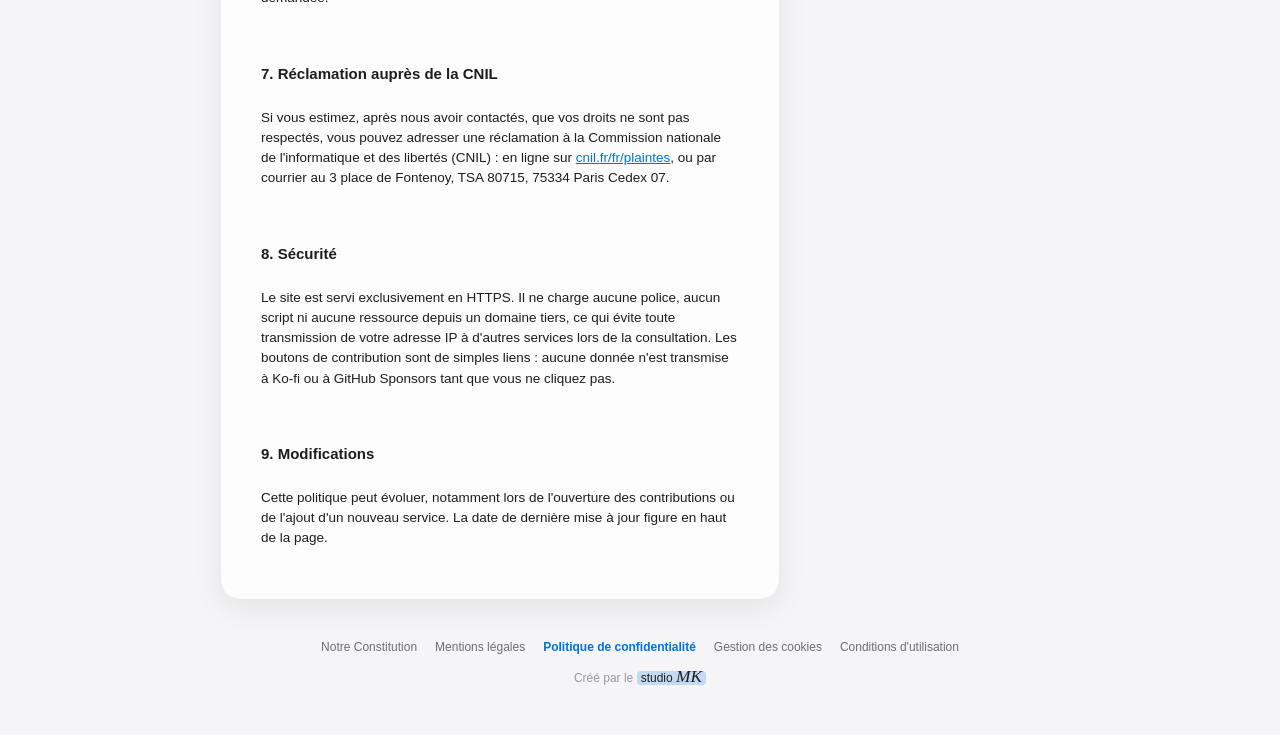
<file: confidentialite.html>
<!DOCTYPE html>
<html lang="fr">
<head>
  <meta charset="UTF-8" />
  <meta name="viewport" content="width=device-width, initial-scale=1" />
  <title>Studio MK • Politique de confidentialité</title>
  <meta name="description" content="Politique de confidentialité du site Studio MK : données traitées, finalités, durées de conservation et droits RGPD." />
  <link rel="canonical" href="https://studiomk-a.github.io/confidentialite.html" />
  <link rel="icon" href="assets/icons/studio-mk.svg" type="image/svg+xml" />
  <link rel="stylesheet" href="docs/design-system/generated/tokens.css" />
  <link rel="stylesheet" href="css/studio.css" />
</head>
<body>
  <div class="blob-backdrop" aria-hidden="true"></div>

  <div class="page">
    <header class="site-header">
      <span class="monogram" aria-hidden="true">MK</span>
      <div>
        <p class="page-title">Studio <span class="brand-mk">MK</span></p>
        <p class="hint">Extensions Chrome et solutions IA pour étudiants et professionnels</p>
      </div>
      <nav class="site-nav" aria-label="Navigation principale">
        <a href="index.html#creations">Créations</a>
        <a href="nouveautes.html">Nouveautés</a>
        <a href="studio.html">Le studio</a>
      </nav>
    </header>

    <div class="legal-layout">
      <main class="legal-doc kf-glass-card">
        <h1>Politique de confidentialité</h1>
        <p class="hint updated">Dernière mise à jour : 27 septembre 2026</p>

        <p class="banner banner-welcome">
          <strong>En bref :</strong> ce site ne dépose aucun cookie, ne mesure pas l'audience et ne contient aucun
          formulaire. Les seules données traitées sont celles que vous choisissez d'envoyer par courriel, les
          journaux techniques de l'hébergeur et, si vous contribuez, ce que la plateforme de contribution transmet
          au studio. Le studio ne voit jamais vos données bancaires.
        </p>

        <p>
          Cette politique vous informe, conformément aux articles 13 et 14 du Règlement général sur la protection
          des données (RGPD, règlement (UE) 2016/679) et à la loi n° 78-17 du 6 janvier 1978 « Informatique et
          Libertés », de la manière dont vos données personnelles sont traitées lorsque vous consultez le site
          <a class="signature-mark" href="studio.html">Studio <span class="signature-mk">MK</span></a> ou contactez le studio.
        </p>

        <h2 id="responsable">1. Responsable du traitement</h2>
        <p>
          L'éditeur du site <a class="signature-mark" href="studio.html">Studio <span class="signature-mk">MK</span></a>, particulier agissant à titre non professionnel (voir les
          <a href="mentions-legales.html">mentions légales</a>).
          Contact pour toute question sur vos données :
          <a href="mailto:myrokova.a@gmail.com">myrokova.a@gmail.com</a>.
        </p>

        <h2 id="donnees">2. Données traitées</h2>
        <h3>Échanges par courriel</h3>
        <dl>
          <dt>Données</dt><dd>Adresse électronique, nom si vous l'indiquez, contenu du message</dd>
          <dt>Finalité</dt><dd>Répondre à votre demande et assurer le suivi de l'échange</dd>
          <dt>Base légale</dt><dd>Intérêt légitime à répondre aux demandes (article 6.1.f du RGPD), ou mesures précontractuelles prises à votre demande (article 6.1.b)</dd>
          <dt>Conservation</dt><dd>3 ans à compter du dernier échange</dd>
        </dl>
        <h3>Journaux techniques de l'hébergeur</h3>
        <dl>
          <dt>Données</dt><dd>Adresse IP, date et heure, page demandée, navigateur</dd>
          <dt>Finalité</dt><dd>Sécurité et bon fonctionnement du site</dd>
          <dt>Base légale</dt><dd>Intérêt légitime (article 6.1.f du RGPD)</dd>
          <dt>Conservation</dt><dd>Durée fixée par l'hébergeur, décrite dans sa propre politique de confidentialité</dd>
        </dl>
        <h3 id="contributions">Contributions volontaires</h3>
        <dl>
          <dt>Données</dt><dd>Ce que la plateforme transmet au studio : nom ou pseudonyme, adresse électronique (Ko-fi) ou identifiant GitHub, montant, date, pays, message facultatif</dd>
          <dt>Finalité</dt><dd>Tenir le compte des sommes reçues, publier leur total annuel sans aucun nom, et vous remercier si vous l'avez souhaité</dd>
          <dt>Base légale</dt><dd>Obligations comptables et fiscales (article 6.1.c du RGPD) et intérêt légitime (article 6.1.f)</dd>
          <dt>Conservation</dt><dd>Le temps imposé par les obligations fiscales et comptables, puis suppression</dd>
        </dl>
        <p>
          Le paiement lui-même a lieu sur le site de la plateforme (Ko-fi ou GitHub Sponsors) et de son prestataire
          de paiement. Ils traitent vos données de paiement en tant que responsables de traitement indépendants,
          selon leur propre politique de confidentialité : le studio ne reçoit jamais votre numéro de carte ni vos
          coordonnées bancaires. Votre nom n'est jamais affiché sans votre accord explicite.
        </p>
        <p>
          Le site ne comporte ni formulaire, ni compte utilisateur, ni outil de mesure d'audience, ni publicité,
          ni bouton de partage de réseaux sociaux. Aucune donnée n'est vendue ni utilisée à des fins de prospection
          sans votre accord.
        </p>

        <h2 id="destinataires">3. Destinataires</h2>
        <p>Vos données sont destinées au seul <a class="signature-mark" href="studio.html">studio <span class="signature-mk">MK</span></a>. Elles sont techniquement hébergées par :</p>
        <ul>
          <li><strong>GitHub, Inc.</strong> (hébergement du site, service GitHub Pages), qui enregistre l'adresse IP des visiteurs à des fins de sécurité ;</li>
          <li><strong>Google LLC</strong> (messagerie Gmail), pour les courriels que vous envoyez ;</li>
          <li><strong>Ko-fi Labs Limited</strong> ou <strong>GitHub, Inc.</strong> (GitHub Sponsors), selon la plateforme que vous choisissez pour contribuer.</li>
        </ul>
        <p>Elles ne sont communiquées à aucun autre tiers, sauf obligation légale.</p>

        <h2 id="transferts">4. Transferts hors de l'Union européenne</h2>
        <p>
          GitHub, Inc. et Google LLC sont établis aux États-Unis. Ces transferts sont encadrés par le cadre de
          protection des données UE-États-Unis (Data Privacy Framework), reconnu par la décision d'adéquation de la
          Commission européenne du 10 juillet 2023, auquel ces sociétés adhèrent. Ko-fi Labs Limited est établie au
          Royaume-Uni, pays qui bénéficie d'une décision d'adéquation de la Commission européenne.
        </p>

        <h2 id="extensions">5. Données des extensions et solutions IA</h2>
        <p>
          Ce document concerne uniquement le site vitrine. Chaque extension Chrome ou solution IA du <a class="signature-mark" href="studio.html">studio <span class="signature-mk">MK</span></a>
          dispose de sa propre politique de confidentialité, accessible depuis sa fiche sur le Chrome Web Store ou
          depuis sa page de présentation : voir la <a class="link" href="confidentialite-keep-focus.html">politique de confidentialité de Keep Focus</a>.
        </p>
        <h3>Échanges entre le site et Keep Focus</h3>
        <p>
          Si vous avez installé <a class="link" href="creations/keep-focus.html">Keep Focus</a>, deux pages du site peuvent lui transmettre une information, à votre
          demande : <a class="link" href="objectifs-clairs.html">Objectifs clairs</a> (vos trois objectifs de la semaine) et la page Le studio (la couleur de vos
          outils). Cet échange se fait uniquement à l'intérieur de votre navigateur : rien n'est envoyé sur internet,
          ni au studio ni à personne d'autre. Keep Focus vous demande votre accord dans sa propre fenêtre la première
          fois, puis vous pouvez l'activer ou le désactiver à tout moment dans ses Réglages, panneau « Connexions ».
          C'est Keep Focus qui garde ces informations, dans ses réglages : le site n'écrit rien dans votre navigateur
          (voir la <a class="link" href="cookies.html">gestion des cookies</a>).
        </p>

        <h2 id="droits">6. Vos droits</h2>
        <p>Vous disposez à tout moment des droits suivants sur vos données :</p>
        <ul>
          <li>droit d'accès (article 15 du RGPD) ;</li>
          <li>droit de rectification (article 16) ;</li>
          <li>droit à l'effacement (article 17) ;</li>
          <li>droit à la limitation du traitement (article 18) ;</li>
          <li>droit à la portabilité (article 20) ;</li>
          <li>droit d'opposition, notamment au traitement fondé sur l'intérêt légitime (article 21) ;</li>
          <li>droit de définir des directives relatives au sort de vos données après votre décès (article 85 de la loi Informatique et Libertés).</li>
        </ul>
        <p>
          Pour les exercer, écrivez à
          <a href="mailto:myrokova.a@gmail.com">myrokova.a@gmail.com</a>.
          Une réponse vous est apportée dans un délai d'un mois (article 12 du RGPD). En cas de doute raisonnable sur
          votre identité, une information complémentaire pourra vous être demandée.
        </p>

        <h2 id="cnil">7. Réclamation auprès de la CNIL</h2>
        <p>
          Si vous estimez, après nous avoir contactés, que vos droits ne sont pas respectés, vous pouvez adresser
          une réclamation à la Commission nationale de l'informatique et des libertés (CNIL) :
          en ligne sur <a href="https://www.cnil.fr/fr/plaintes" rel="noopener">cnil.fr/fr/plaintes</a>,
          ou par courrier au 3 place de Fontenoy, TSA 80715, 75334 Paris Cedex 07.
        </p>

        <h2 id="securite">8. Sécurité</h2>
        <p>
          Le site est servi exclusivement en HTTPS. Il ne charge aucune police, aucun script ni aucune ressource
          depuis un domaine tiers, ce qui évite toute transmission de votre adresse IP à d'autres services lors de
          la consultation. Les boutons de contribution sont de simples liens : aucune donnée n'est transmise à
          Ko-fi ou à GitHub Sponsors tant que vous ne cliquez pas.
        </p>

        <h2 id="modifications">9. Modifications</h2>
        <p>
          Cette politique peut évoluer, notamment lors de l'ouverture des contributions ou de l'ajout d'un nouveau service. La
          date de dernière mise à jour figure en haut de la page.
        </p>
      </main>

      <nav class="legal-toc kf-glass-soft" aria-label="Sommaire">
        <span class="label">Sommaire</span>
        <ol>
          <li><a href="#responsable">Responsable du traitement</a></li>
          <li><a href="#donnees">Données traitées</a></li>
          <li><a href="#destinataires">Destinataires</a></li>
          <li><a href="#transferts">Transferts hors UE</a></li>
          <li><a href="#extensions">Extensions et solutions IA</a></li>
          <li><a href="#droits">Vos droits</a></li>
          <li><a href="#cnil">Réclamation auprès de la CNIL</a></li>
          <li><a href="#securite">Sécurité</a></li>
          <li><a href="#modifications">Modifications</a></li>
        </ol>
      </nav>
    </div>

    <footer class="site-footer">
      <nav class="legal-nav" aria-label="Engagements et informations légales">
        <a href="constitution.html">Notre Constitution</a>
        <a href="mentions-legales.html">Mentions légales</a>
        <a href="confidentialite.html" aria-current="page">Politique de confidentialité</a>
        <a href="cookies.html">Gestion des cookies</a>
        <a href="cgu.html">Conditions d'utilisation</a>
      </nav>
      <p class="signature">Créé par le <a class="signature-mark" href="studio.html">studio <span class="signature-mk">MK</span></a></p>
    </footer>
  </div>
</body>
</html>
</file>
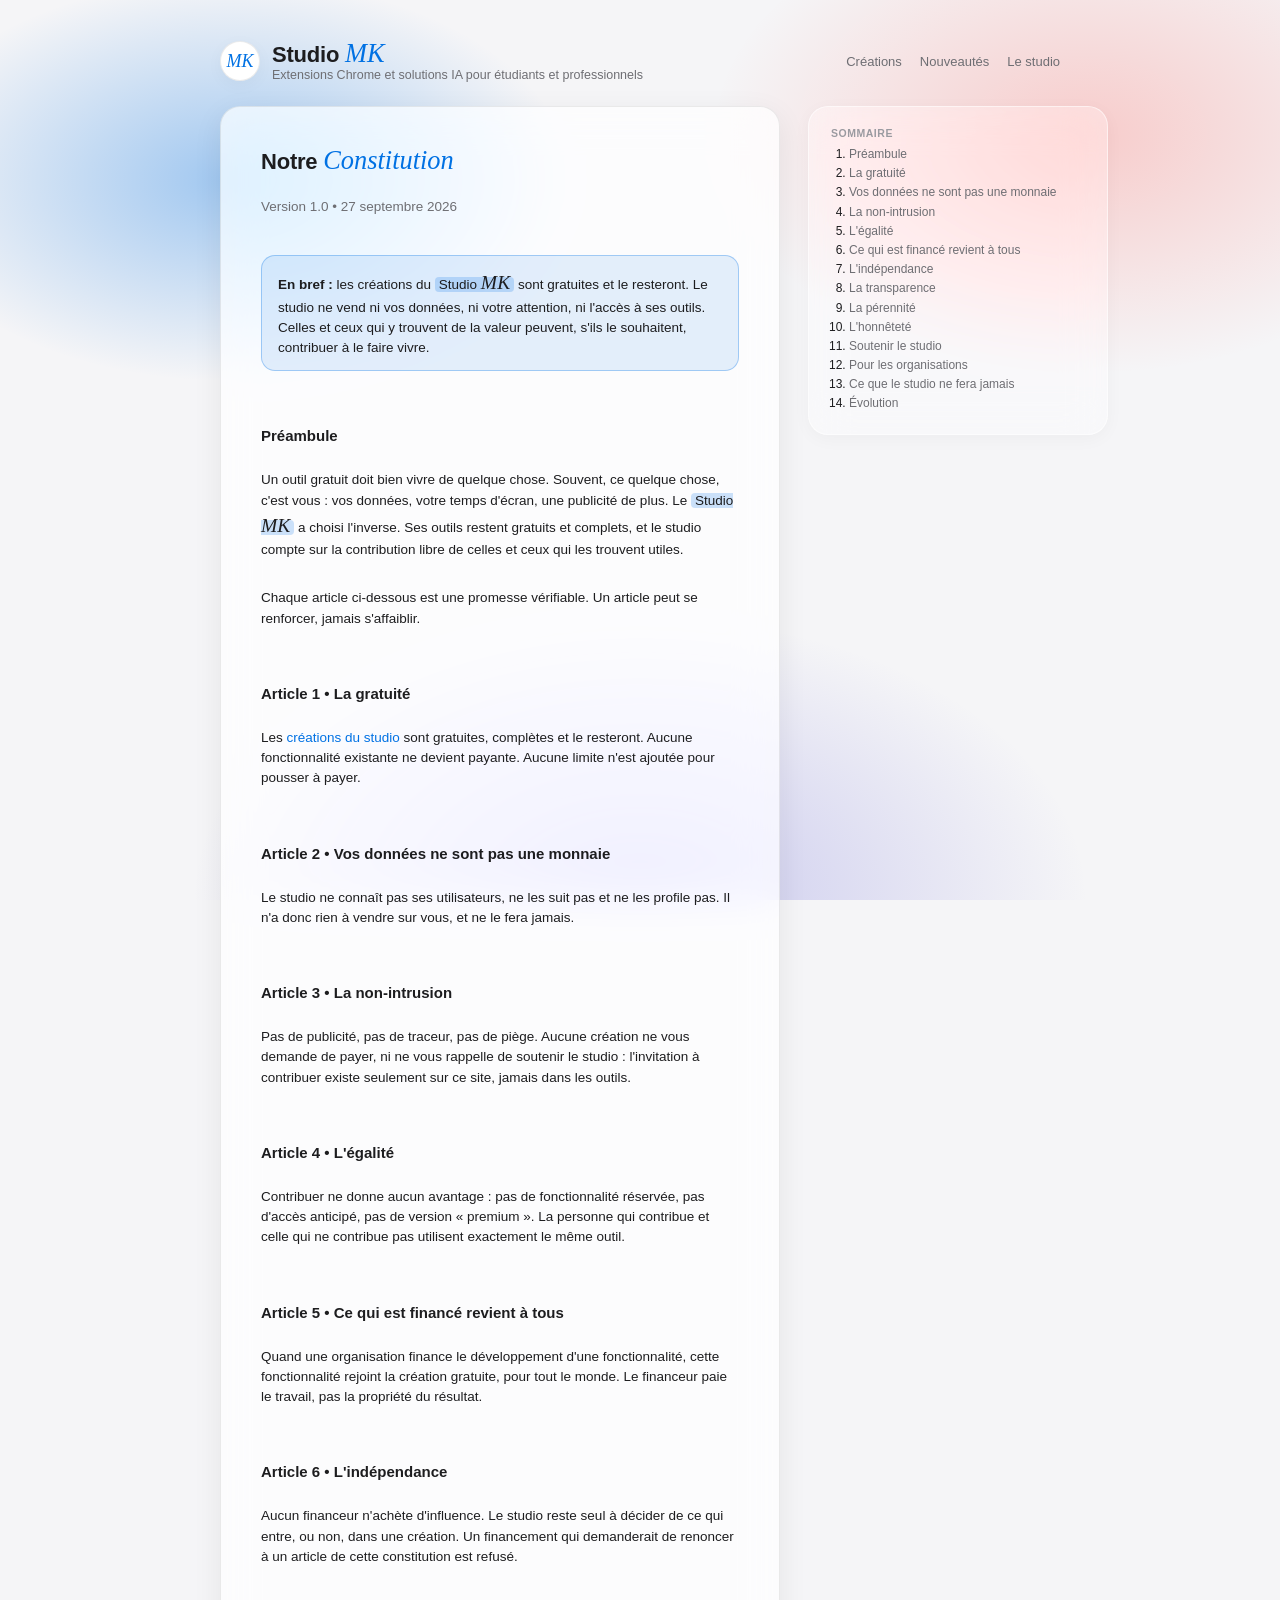
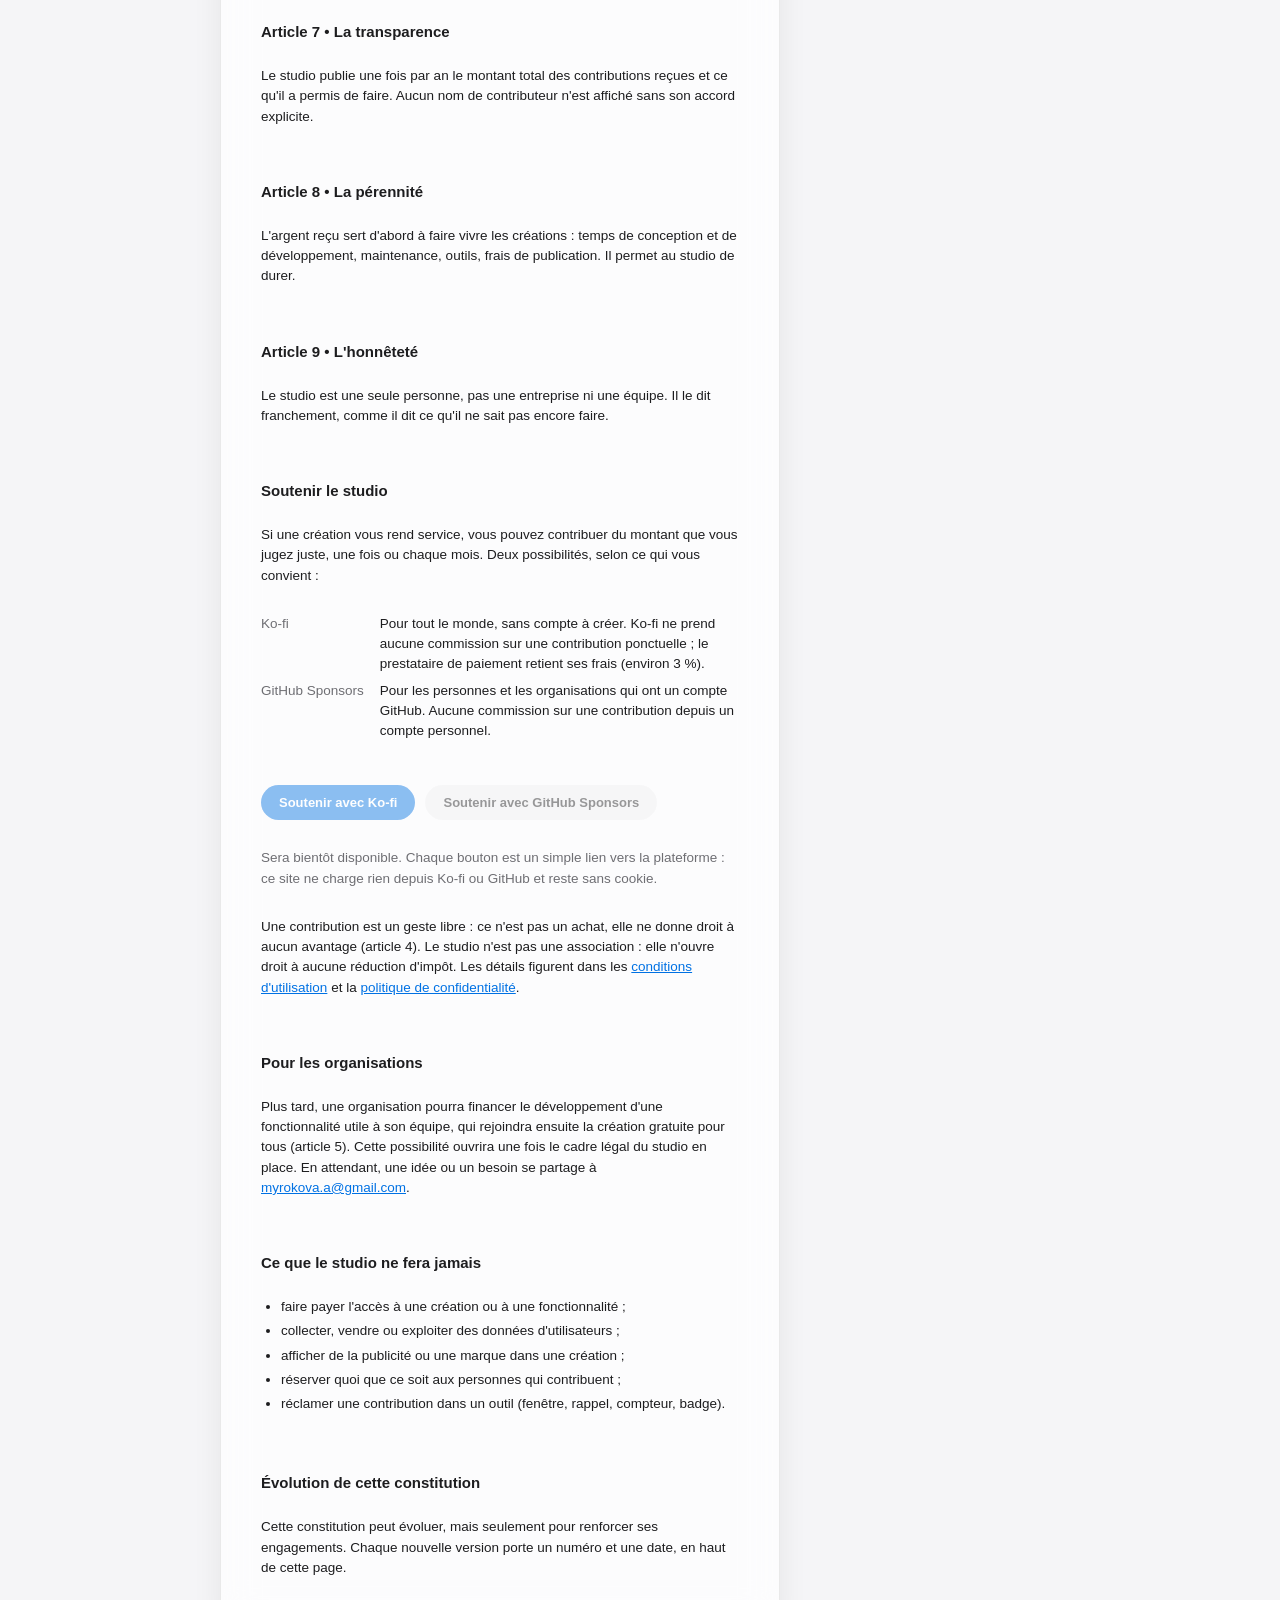
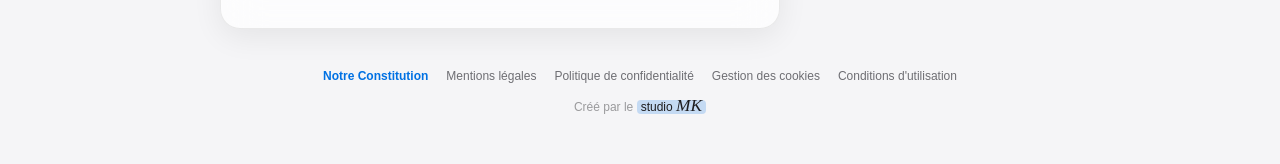
<file: constitution.html>
<!DOCTYPE html>
<html lang="fr">
<head>
  <meta charset="UTF-8" />
  <meta name="viewport" content="width=device-width, initial-scale=1" />
  <title>Studio MK • Notre Constitution</title>
  <meta name="description" content="Comment le Studio MK peut vivre sans faire de vous un produit : créations gratuites pour toujours, aucune donnée vendue, contributions volontaires et sans contrepartie." />
  <meta property="og:type" content="website" />
  <meta property="og:title" content="Studio MK • Notre Constitution" />
  <meta property="og:description" content="Gratuit pour toujours, sans données ni publicité : les engagements économiques du Studio MK." />
  <meta property="og:url" content="https://studiomk-a.github.io/constitution.html" />
  <link rel="canonical" href="https://studiomk-a.github.io/constitution.html" />
  <link rel="icon" href="assets/icons/studio-mk.svg" type="image/svg+xml" />
  <link rel="stylesheet" href="docs/design-system/generated/tokens.css" />
  <link rel="stylesheet" href="css/studio.css" />
</head>
<body>
  <div class="blob-backdrop" aria-hidden="true"></div>

  <div class="page">
    <header class="site-header">
      <span class="monogram" aria-hidden="true">MK</span>
      <div>
        <p class="page-title">Studio <span class="brand-mk">MK</span></p>
        <p class="hint">Extensions Chrome et solutions IA pour étudiants et professionnels</p>
      </div>
      <nav class="site-nav" aria-label="Navigation principale">
        <a href="index.html#creations">Créations</a>
        <a href="nouveautes.html">Nouveautés</a>
        <a href="studio.html">Le studio</a>
      </nav>
    </header>

    <div class="legal-layout">
      <main class="legal-doc kf-glass-card">
        <h1>Notre <span class="brand-mk">Constitution</span></h1>
        <p class="hint updated">Version 1.0 • 27 septembre 2026</p>

        <p class="banner banner-welcome">
          <strong>En bref :</strong> les créations du <a class="signature-mark" href="studio.html">Studio <span class="signature-mk">MK</span></a> sont gratuites et le resteront. Le studio ne vend ni
          vos données, ni votre attention, ni l'accès à ses outils. Celles et ceux qui y trouvent de la valeur
          peuvent, s'ils le souhaitent, contribuer à le faire vivre.
        </p>

        <h2 id="preambule">Préambule</h2>
        <p>
          Un outil gratuit doit bien vivre de quelque chose. Souvent, ce quelque chose, c'est vous : vos données,
          votre temps d'écran, une publicité de plus. Le <a class="signature-mark" href="studio.html">Studio <span class="signature-mk">MK</span></a> a choisi l'inverse. Ses outils restent gratuits
          et complets, et le studio compte sur la contribution libre de celles et ceux qui les trouvent utiles.
        </p>
        <p>
          Chaque article ci-dessous est une promesse vérifiable. Un article peut se renforcer, jamais s'affaiblir.
        </p>

        <h2 id="article-1">Article 1 • La gratuité</h2>
        <p>
          Les <a class="link" href="index.html#creations">créations du studio</a> sont gratuites, complètes et le resteront. Aucune fonctionnalité existante ne
          devient payante. Aucune limite n'est ajoutée pour pousser à payer.
        </p>

        <h2 id="article-2">Article 2 • Vos données ne sont pas une monnaie</h2>
        <p>
          Le studio ne connaît pas ses utilisateurs, ne les suit pas et ne les profile pas. Il n'a donc rien à
          vendre sur vous, et ne le fera jamais.
        </p>

        <h2 id="article-3">Article 3 • La non-intrusion</h2>
        <p>
          Pas de publicité, pas de traceur, pas de piège. Aucune création ne vous demande de payer, ni ne vous
          rappelle de soutenir le studio : l'invitation à contribuer existe seulement sur ce site, jamais dans
          les outils.
        </p>

        <h2 id="article-4">Article 4 • L'égalité</h2>
        <p>
          Contribuer ne donne aucun avantage : pas de fonctionnalité réservée, pas d'accès anticipé, pas de version
          « premium ». La personne qui contribue et celle qui ne contribue pas utilisent exactement le même outil.
        </p>

        <h2 id="article-5">Article 5 • Ce qui est financé revient à tous</h2>
        <p>
          Quand une organisation finance le développement d'une fonctionnalité, cette fonctionnalité rejoint la
          création gratuite, pour tout le monde. Le financeur paie le travail, pas la propriété du résultat.
        </p>

        <h2 id="article-6">Article 6 • L'indépendance</h2>
        <p>
          Aucun financeur n'achète d'influence. Le studio reste seul à décider de ce qui entre, ou non, dans une
          création. Un financement qui demanderait de renoncer à un article de cette constitution est refusé.
        </p>

        <h2 id="article-7">Article 7 • La transparence</h2>
        <p>
          Le studio publie une fois par an le montant total des contributions reçues et ce qu'il a permis de faire.
          Aucun nom de contributeur n'est affiché sans son accord explicite.
        </p>

        <h2 id="article-8">Article 8 • La pérennité</h2>
        <p>
          L'argent reçu sert d'abord à faire vivre les créations : temps de conception et de développement,
          maintenance, outils, frais de publication. Il permet au studio de durer.
        </p>

        <h2 id="article-9">Article 9 • L'honnêteté</h2>
        <p>
          Le studio est une seule personne, pas une entreprise ni une équipe. Il le dit franchement, comme il dit
          ce qu'il ne sait pas encore faire.
        </p>

        <h2 id="soutenir">Soutenir le studio</h2>
        <p>
          Si une création vous rend service, vous pouvez contribuer du montant que vous jugez juste, une fois ou
          chaque mois. Deux possibilités, selon ce qui vous convient :
        </p>
        <dl>
          <dt>Ko-fi</dt><dd>Pour tout le monde, sans compte à créer. Ko-fi ne prend aucune commission sur une contribution ponctuelle ; le prestataire de paiement retient ses frais (environ 3 %).</dd>
          <dt>GitHub Sponsors</dt><dd>Pour les personnes et les organisations qui ont un compte GitHub. Aucune commission sur une contribution depuis un compte personnel.</dd>
        </dl>
        <div class="legal-actions">
          <button class="btn btn-primary" type="button" disabled>Soutenir avec Ko-fi</button>
          <button class="btn btn-secondary" type="button" disabled>Soutenir avec GitHub Sponsors</button>
        </div>
        <p class="hint">
          Sera bientôt disponible. Chaque bouton est un simple lien vers la plateforme : ce site ne charge rien
          depuis Ko-fi ou GitHub et reste sans cookie.
        </p>
        <p>
          Une contribution est un geste libre : ce n'est pas un achat, elle ne donne droit à aucun avantage
          (article 4). Le studio n'est pas une association : elle n'ouvre droit à aucune réduction d'impôt. Les
          détails figurent dans les <a href="cgu.html#contributions">conditions d'utilisation</a> et la
          <a href="confidentialite.html#contributions">politique de confidentialité</a>.
        </p>

        <h2 id="organisations">Pour les organisations</h2>
        <p>
          Plus tard, une organisation pourra financer le développement d'une fonctionnalité utile à son équipe,
          qui rejoindra ensuite la création gratuite pour tous (article 5). Cette possibilité ouvrira une fois le
          cadre légal du studio en place. En attendant, une idée ou un besoin se partage à
          <a href="mailto:myrokova.a@gmail.com?subject=Studio%20MK%20%E2%80%A2%20Organisation">myrokova.a@gmail.com</a>.
        </p>

        <h2 id="jamais">Ce que le studio ne fera jamais</h2>
        <ul>
          <li>faire payer l'accès à une création ou à une fonctionnalité ;</li>
          <li>collecter, vendre ou exploiter des données d'utilisateurs ;</li>
          <li>afficher de la publicité ou une marque dans une création ;</li>
          <li>réserver quoi que ce soit aux personnes qui contribuent ;</li>
          <li>réclamer une contribution dans un outil (fenêtre, rappel, compteur, badge).</li>
        </ul>

        <h2 id="evolution">Évolution de cette constitution</h2>
        <p>
          Cette constitution peut évoluer, mais seulement pour renforcer ses engagements. Chaque nouvelle version
          porte un numéro et une date, en haut de cette page.
        </p>
      </main>

      <nav class="legal-toc kf-glass-soft" aria-label="Sommaire">
        <span class="label">Sommaire</span>
        <ol>
          <li><a href="#preambule">Préambule</a></li>
          <li><a href="#article-1">La gratuité</a></li>
          <li><a href="#article-2">Vos données ne sont pas une monnaie</a></li>
          <li><a href="#article-3">La non-intrusion</a></li>
          <li><a href="#article-4">L'égalité</a></li>
          <li><a href="#article-5">Ce qui est financé revient à tous</a></li>
          <li><a href="#article-6">L'indépendance</a></li>
          <li><a href="#article-7">La transparence</a></li>
          <li><a href="#article-8">La pérennité</a></li>
          <li><a href="#article-9">L'honnêteté</a></li>
          <li><a href="#soutenir">Soutenir le studio</a></li>
          <li><a href="#organisations">Pour les organisations</a></li>
          <li><a href="#jamais">Ce que le studio ne fera jamais</a></li>
          <li><a href="#evolution">Évolution</a></li>
        </ol>
      </nav>
    </div>

    <footer class="site-footer">
      <nav class="legal-nav" aria-label="Engagements et informations légales">
        <a href="constitution.html" aria-current="page">Notre Constitution</a>
        <a href="mentions-legales.html">Mentions légales</a>
        <a href="confidentialite.html">Politique de confidentialité</a>
        <a href="cookies.html">Gestion des cookies</a>
        <a href="cgu.html">Conditions d'utilisation</a>
      </nav>
      <p class="signature">Créé par le <a class="signature-mark" href="studio.html">studio <span class="signature-mk">MK</span></a></p>
    </footer>
  </div>
</body>
</html>
</file>
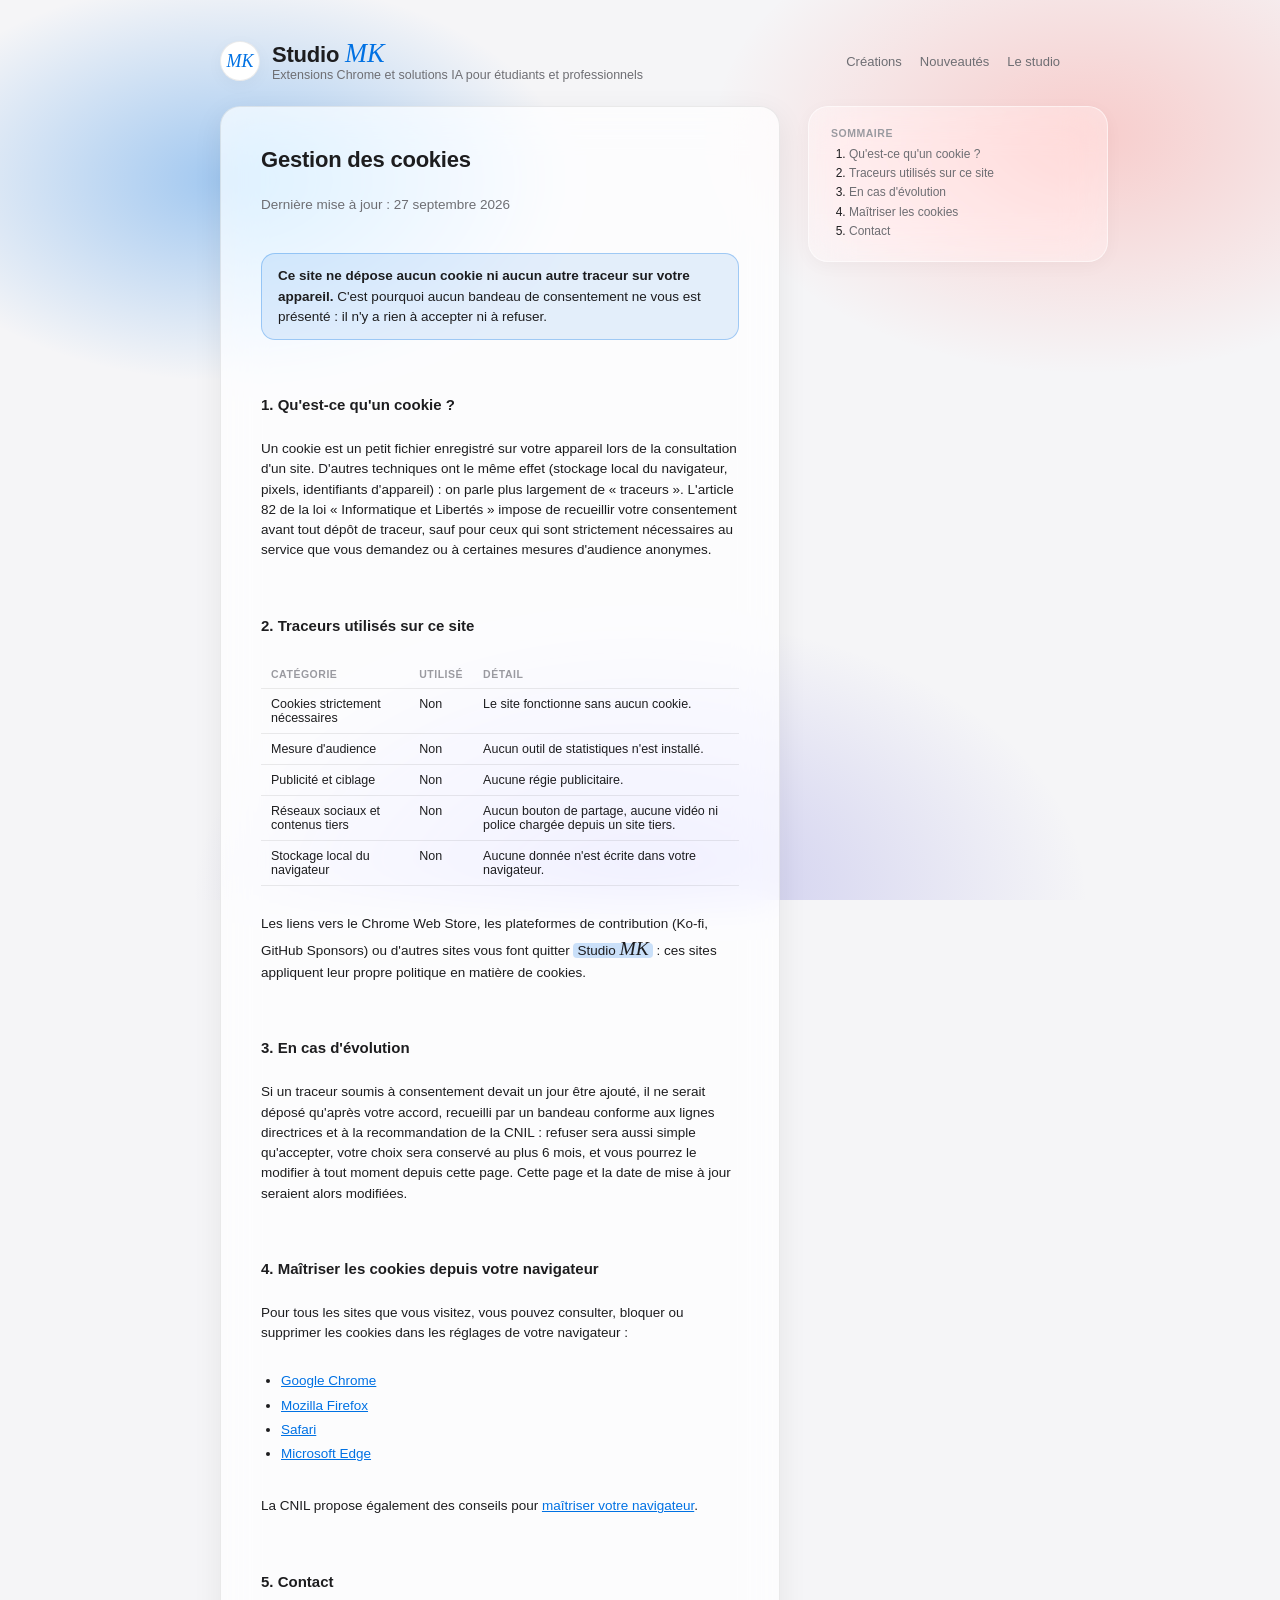
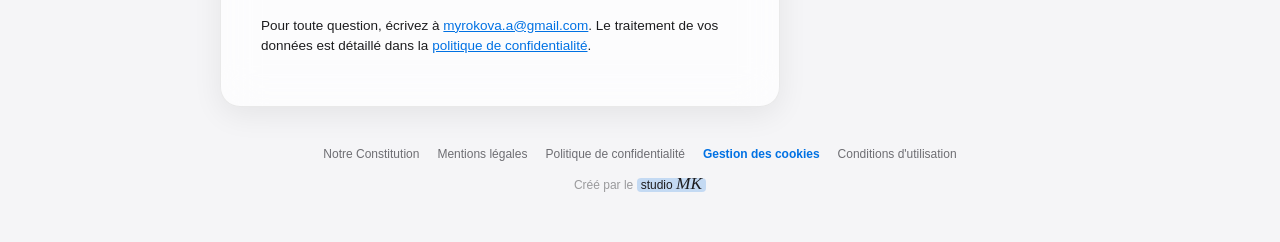
<file: cookies.html>
<!DOCTYPE html>
<html lang="fr">
<head>
  <meta charset="UTF-8" />
  <meta name="viewport" content="width=device-width, initial-scale=1" />
  <title>Studio MK • Gestion des cookies</title>
  <meta name="description" content="Gestion des cookies du site Studio MK : aucun cookie ni traceur n'est déposé sur votre appareil." />
  <link rel="canonical" href="https://studiomk-a.github.io/cookies.html" />
  <link rel="icon" href="assets/icons/studio-mk.svg" type="image/svg+xml" />
  <link rel="stylesheet" href="docs/design-system/generated/tokens.css" />
  <link rel="stylesheet" href="css/studio.css" />
</head>
<body>
  <div class="blob-backdrop" aria-hidden="true"></div>

  <div class="page">
    <header class="site-header">
      <span class="monogram" aria-hidden="true">MK</span>
      <div>
        <p class="page-title">Studio <span class="brand-mk">MK</span></p>
        <p class="hint">Extensions Chrome et solutions IA pour étudiants et professionnels</p>
      </div>
      <nav class="site-nav" aria-label="Navigation principale">
        <a href="index.html#creations">Créations</a>
        <a href="nouveautes.html">Nouveautés</a>
        <a href="studio.html">Le studio</a>
      </nav>
    </header>

    <div class="legal-layout">
      <main class="legal-doc kf-glass-card">
        <h1>Gestion des cookies</h1>
        <p class="hint updated">Dernière mise à jour : 27 septembre 2026</p>

        <p class="banner banner-welcome">
          <strong>Ce site ne dépose aucun cookie ni aucun autre traceur sur votre appareil.</strong>
          C'est pourquoi aucun bandeau de consentement ne vous est présenté : il n'y a rien à accepter ni à refuser.
        </p>

        <h2 id="definition">1. Qu'est-ce qu'un cookie ?</h2>
        <p>
          Un cookie est un petit fichier enregistré sur votre appareil lors de la consultation d'un site. D'autres
          techniques ont le même effet (stockage local du navigateur, pixels, identifiants d'appareil) : on parle
          plus largement de « traceurs ». L'article 82 de la loi « Informatique et Libertés » impose de recueillir
          votre consentement avant tout dépôt de traceur, sauf pour ceux qui sont strictement nécessaires au service
          que vous demandez ou à certaines mesures d'audience anonymes.
        </p>

        <h2 id="utilises">2. Traceurs utilisés sur ce site</h2>
        <div class="table-scroll">
          <table>
            <thead>
              <tr><th>Catégorie</th><th>Utilisé</th><th>Détail</th></tr>
            </thead>
            <tbody>
              <tr><td>Cookies strictement nécessaires</td><td>Non</td><td>Le site fonctionne sans aucun cookie.</td></tr>
              <tr><td>Mesure d'audience</td><td>Non</td><td>Aucun outil de statistiques n'est installé.</td></tr>
              <tr><td>Publicité et ciblage</td><td>Non</td><td>Aucune régie publicitaire.</td></tr>
              <tr><td>Réseaux sociaux et contenus tiers</td><td>Non</td><td>Aucun bouton de partage, aucune vidéo ni police chargée depuis un site tiers.</td></tr>
              <tr><td>Stockage local du navigateur</td><td>Non</td><td>Aucune donnée n'est écrite dans votre navigateur.</td></tr>
            </tbody>
          </table>
        </div>
        <p>
          Les liens vers le Chrome Web Store, les plateformes de contribution (Ko-fi, GitHub Sponsors) ou d'autres
          sites vous font quitter <a class="signature-mark" href="studio.html">Studio <span class="signature-mk">MK</span></a> : ces sites appliquent leur propre politique en matière de cookies.
        </p>

        <h2 id="evolution">3. En cas d'évolution</h2>
        <p>
          Si un traceur soumis à consentement devait un jour être ajouté, il ne serait déposé qu'après votre accord,
          recueilli par un bandeau conforme aux lignes directrices et à la recommandation de la CNIL : refuser sera
          aussi simple qu'accepter, votre choix sera conservé au plus 6 mois, et vous pourrez le modifier à tout
          moment depuis cette page. Cette page et la date de mise à jour seraient alors modifiées.
        </p>

        <h2 id="navigateur">4. Maîtriser les cookies depuis votre navigateur</h2>
        <p>Pour tous les sites que vous visitez, vous pouvez consulter, bloquer ou supprimer les cookies dans les réglages de votre navigateur :</p>
        <ul>
          <li><a href="https://support.google.com/chrome/answer/95647?hl=fr" rel="noopener">Google Chrome</a></li>
          <li><a href="https://support.mozilla.org/fr/kb/effacer-cookies-donnees-site-firefox" rel="noopener">Mozilla Firefox</a></li>
          <li><a href="https://support.apple.com/fr-fr/guide/safari/sfri11471/mac" rel="noopener">Safari</a></li>
          <li><a href="https://support.microsoft.com/fr-fr/microsoft-edge/supprimer-les-cookies-dans-microsoft-edge-63947406-40ac-c3b8-57b9-2a946a29ae09" rel="noopener">Microsoft Edge</a></li>
        </ul>
        <p>
          La CNIL propose également des conseils pour
          <a href="https://www.cnil.fr/fr/cookies-et-autres-traceurs/comment-se-proteger/maitriser-votre-navigateur" rel="noopener">maîtriser votre navigateur</a>.
        </p>

        <h2 id="contact">5. Contact</h2>
        <p>
          Pour toute question, écrivez à
          <a href="mailto:myrokova.a@gmail.com">myrokova.a@gmail.com</a>.
          Le traitement de vos données est détaillé dans la <a href="confidentialite.html">politique de confidentialité</a>.
        </p>
      </main>

      <nav class="legal-toc kf-glass-soft" aria-label="Sommaire">
        <span class="label">Sommaire</span>
        <ol>
          <li><a href="#definition">Qu'est-ce qu'un cookie ?</a></li>
          <li><a href="#utilises">Traceurs utilisés sur ce site</a></li>
          <li><a href="#evolution">En cas d'évolution</a></li>
          <li><a href="#navigateur">Maîtriser les cookies</a></li>
          <li><a href="#contact">Contact</a></li>
        </ol>
      </nav>
    </div>

    <footer class="site-footer">
      <nav class="legal-nav" aria-label="Engagements et informations légales">
        <a href="constitution.html">Notre Constitution</a>
        <a href="mentions-legales.html">Mentions légales</a>
        <a href="confidentialite.html">Politique de confidentialité</a>
        <a href="cookies.html" aria-current="page">Gestion des cookies</a>
        <a href="cgu.html">Conditions d'utilisation</a>
      </nav>
      <p class="signature">Créé par le <a class="signature-mark" href="studio.html">studio <span class="signature-mk">MK</span></a></p>
    </footer>
  </div>
</body>
</html>
</file>
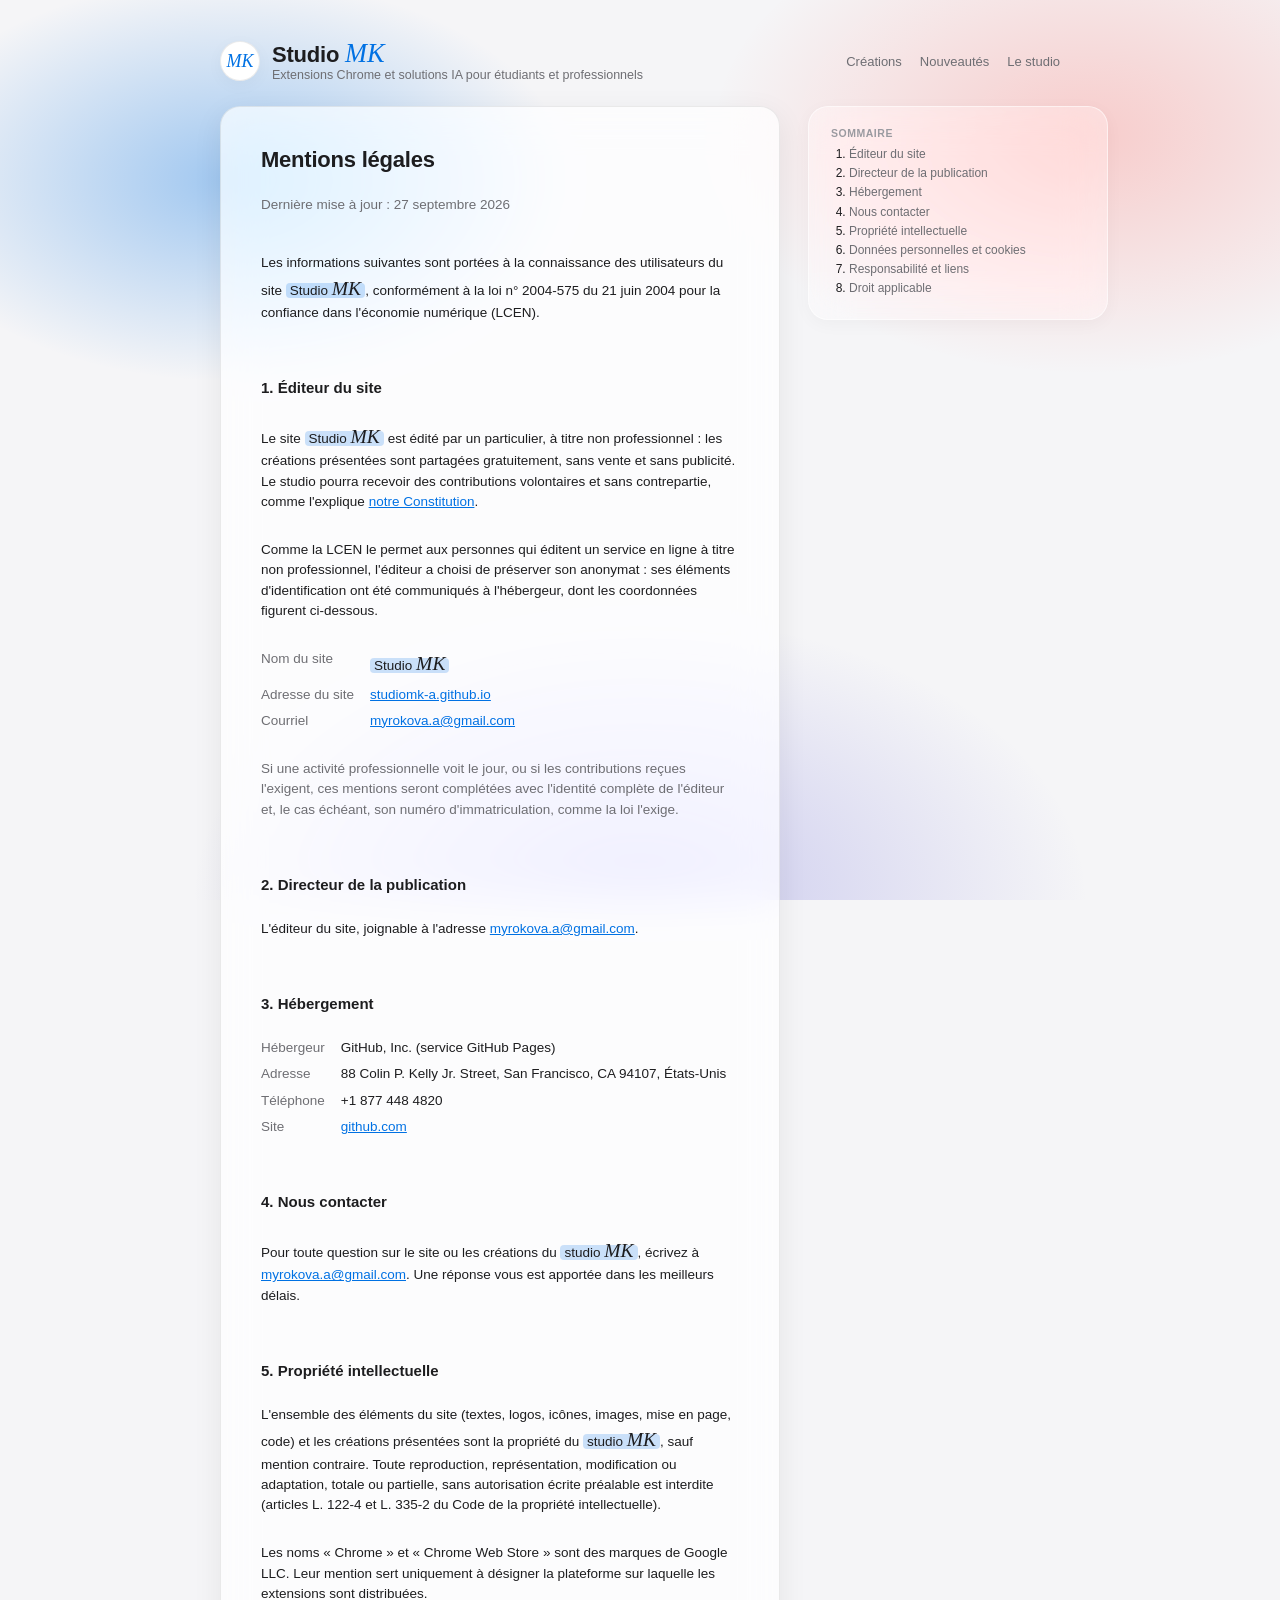
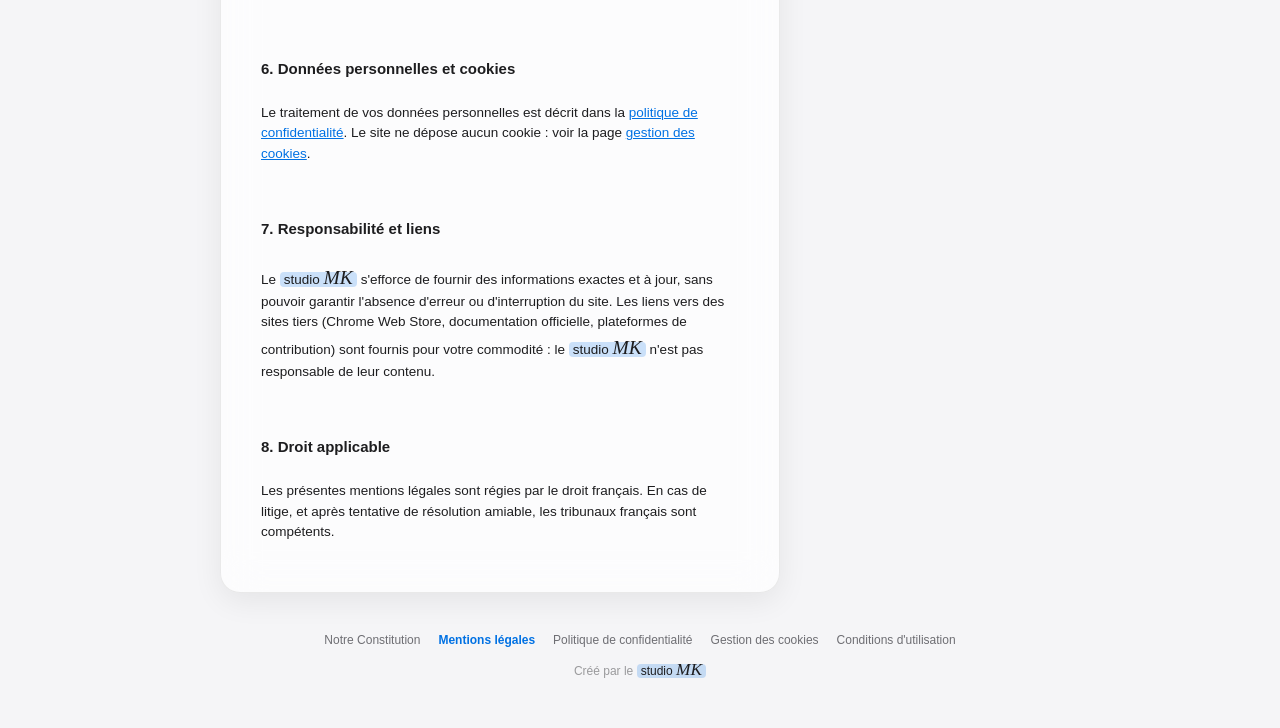
<file: mentions-legales.html>
<!DOCTYPE html>
<html lang="fr">
<head>
  <meta charset="UTF-8" />
  <meta name="viewport" content="width=device-width, initial-scale=1" />
  <title>Studio MK • Mentions légales</title>
  <meta name="description" content="Mentions légales du site Studio MK : éditeur, directeur de la publication, hébergeur, propriété intellectuelle." />
  <link rel="canonical" href="https://studiomk-a.github.io/mentions-legales.html" />
  <link rel="icon" href="assets/icons/studio-mk.svg" type="image/svg+xml" />
  <link rel="stylesheet" href="docs/design-system/generated/tokens.css" />
  <link rel="stylesheet" href="css/studio.css" />
</head>
<body>
  <div class="blob-backdrop" aria-hidden="true"></div>

  <div class="page">
    <header class="site-header">
      <span class="monogram" aria-hidden="true">MK</span>
      <div>
        <p class="page-title">Studio <span class="brand-mk">MK</span></p>
        <p class="hint">Extensions Chrome et solutions IA pour étudiants et professionnels</p>
      </div>
      <nav class="site-nav" aria-label="Navigation principale">
        <a href="index.html#creations">Créations</a>
        <a href="nouveautes.html">Nouveautés</a>
        <a href="studio.html">Le studio</a>
      </nav>
    </header>

    <div class="legal-layout">
      <main class="legal-doc kf-glass-card">
        <h1>Mentions légales</h1>
        <p class="hint updated">Dernière mise à jour : 27 septembre 2026</p>

        <p>
          Les informations suivantes sont portées à la connaissance des utilisateurs du site <a class="signature-mark" href="studio.html">Studio <span class="signature-mk">MK</span></a>, conformément
          à la loi n° 2004-575 du 21 juin 2004 pour la confiance dans l'économie numérique (LCEN).
        </p>

        <h2 id="editeur">1. Éditeur du site</h2>
        <p>
          Le site <a class="signature-mark" href="studio.html">Studio <span class="signature-mk">MK</span></a> est édité par un particulier, à titre non professionnel : les créations présentées sont
          partagées gratuitement, sans vente et sans publicité. Le studio pourra recevoir des contributions
          volontaires et sans contrepartie, comme l'explique
          <a href="constitution.html">notre Constitution</a>.
        </p>
        <p>
          Comme la LCEN le permet aux personnes qui éditent un service en ligne à titre non professionnel, l'éditeur
          a choisi de préserver son anonymat : ses éléments d'identification ont été communiqués à l'hébergeur,
          dont les coordonnées figurent ci-dessous.
        </p>
        <dl>
          <dt>Nom du site</dt><dd><a class="signature-mark" href="studio.html">Studio <span class="signature-mk">MK</span></a></dd>
          <dt>Adresse du site</dt><dd><a href="https://studiomk-a.github.io">studiomk-a.github.io</a></dd>
          <dt>Courriel</dt><dd><a href="mailto:myrokova.a@gmail.com">myrokova.a@gmail.com</a></dd>
        </dl>
        <p class="hint">
          Si une activité professionnelle voit le jour, ou si les contributions reçues l'exigent, ces mentions
          seront complétées avec l'identité complète de l'éditeur et, le cas échéant, son numéro d'immatriculation,
          comme la loi l'exige.
        </p>

        <h2 id="publication">2. Directeur de la publication</h2>
        <p>
          L'éditeur du site, joignable à l'adresse
          <a href="mailto:myrokova.a@gmail.com">myrokova.a@gmail.com</a>.
        </p>

        <h2 id="hebergement">3. Hébergement</h2>
        <dl>
          <dt>Hébergeur</dt><dd>GitHub, Inc. (service GitHub Pages)</dd>
          <dt>Adresse</dt><dd>88 Colin P. Kelly Jr. Street, San Francisco, CA 94107, États-Unis</dd>
          <dt>Téléphone</dt><dd>+1 877 448 4820</dd>
          <dt>Site</dt><dd><a href="https://github.com" rel="noopener">github.com</a></dd>
        </dl>

        <h2 id="contact">4. Nous contacter</h2>
        <p>
          Pour toute question sur le site ou les créations du <a class="signature-mark" href="studio.html">studio <span class="signature-mk">MK</span></a>, écrivez à
          <a href="mailto:myrokova.a@gmail.com">myrokova.a@gmail.com</a>.
          Une réponse vous est apportée dans les meilleurs délais.
        </p>

        <h2 id="propriete">5. Propriété intellectuelle</h2>
        <p>
          L'ensemble des éléments du site (textes, logos, icônes, images, mise en page, code) et les créations
          présentées sont la propriété du <a class="signature-mark" href="studio.html">studio <span class="signature-mk">MK</span></a>, sauf mention contraire. Toute reproduction, représentation,
          modification ou adaptation, totale ou partielle, sans autorisation écrite préalable est interdite
          (articles L. 122-4 et L. 335-2 du Code de la propriété intellectuelle).
        </p>
        <p>
          Les noms « Chrome » et « Chrome Web Store » sont des marques de Google LLC. Leur mention sert uniquement à
          désigner la plateforme sur laquelle les extensions sont distribuées.
        </p>

        <h2 id="donnees">6. Données personnelles et cookies</h2>
        <p>
          Le traitement de vos données personnelles est décrit dans la
          <a href="confidentialite.html">politique de confidentialité</a>. Le site ne dépose aucun cookie :
          voir la page <a href="cookies.html">gestion des cookies</a>.
        </p>

        <h2 id="responsabilite">7. Responsabilité et liens</h2>
        <p>
          Le <a class="signature-mark" href="studio.html">studio <span class="signature-mk">MK</span></a> s'efforce de fournir des informations exactes et à jour, sans pouvoir garantir l'absence
          d'erreur ou d'interruption du site. Les liens vers des sites tiers (Chrome Web Store, documentation
          officielle, plateformes de contribution) sont fournis pour votre commodité : le <a class="signature-mark" href="studio.html">studio <span class="signature-mk">MK</span></a> n'est pas responsable de leur contenu.
        </p>

        <h2 id="droit">8. Droit applicable</h2>
        <p>
          Les présentes mentions légales sont régies par le droit français. En cas de litige, et après tentative de
          résolution amiable, les tribunaux français sont compétents.
        </p>
      </main>

      <nav class="legal-toc kf-glass-soft" aria-label="Sommaire">
        <span class="label">Sommaire</span>
        <ol>
          <li><a href="#editeur">Éditeur du site</a></li>
          <li><a href="#publication">Directeur de la publication</a></li>
          <li><a href="#hebergement">Hébergement</a></li>
          <li><a href="#contact">Nous contacter</a></li>
          <li><a href="#propriete">Propriété intellectuelle</a></li>
          <li><a href="#donnees">Données personnelles et cookies</a></li>
          <li><a href="#responsabilite">Responsabilité et liens</a></li>
          <li><a href="#droit">Droit applicable</a></li>
        </ol>
      </nav>
    </div>

    <footer class="site-footer">
      <nav class="legal-nav" aria-label="Engagements et informations légales">
        <a href="constitution.html">Notre Constitution</a>
        <a href="mentions-legales.html" aria-current="page">Mentions légales</a>
        <a href="confidentialite.html">Politique de confidentialité</a>
        <a href="cookies.html">Gestion des cookies</a>
        <a href="cgu.html">Conditions d'utilisation</a>
      </nav>
      <p class="signature">Créé par le <a class="signature-mark" href="studio.html">studio <span class="signature-mk">MK</span></a></p>
    </footer>
  </div>
</body>
</html>
</file>
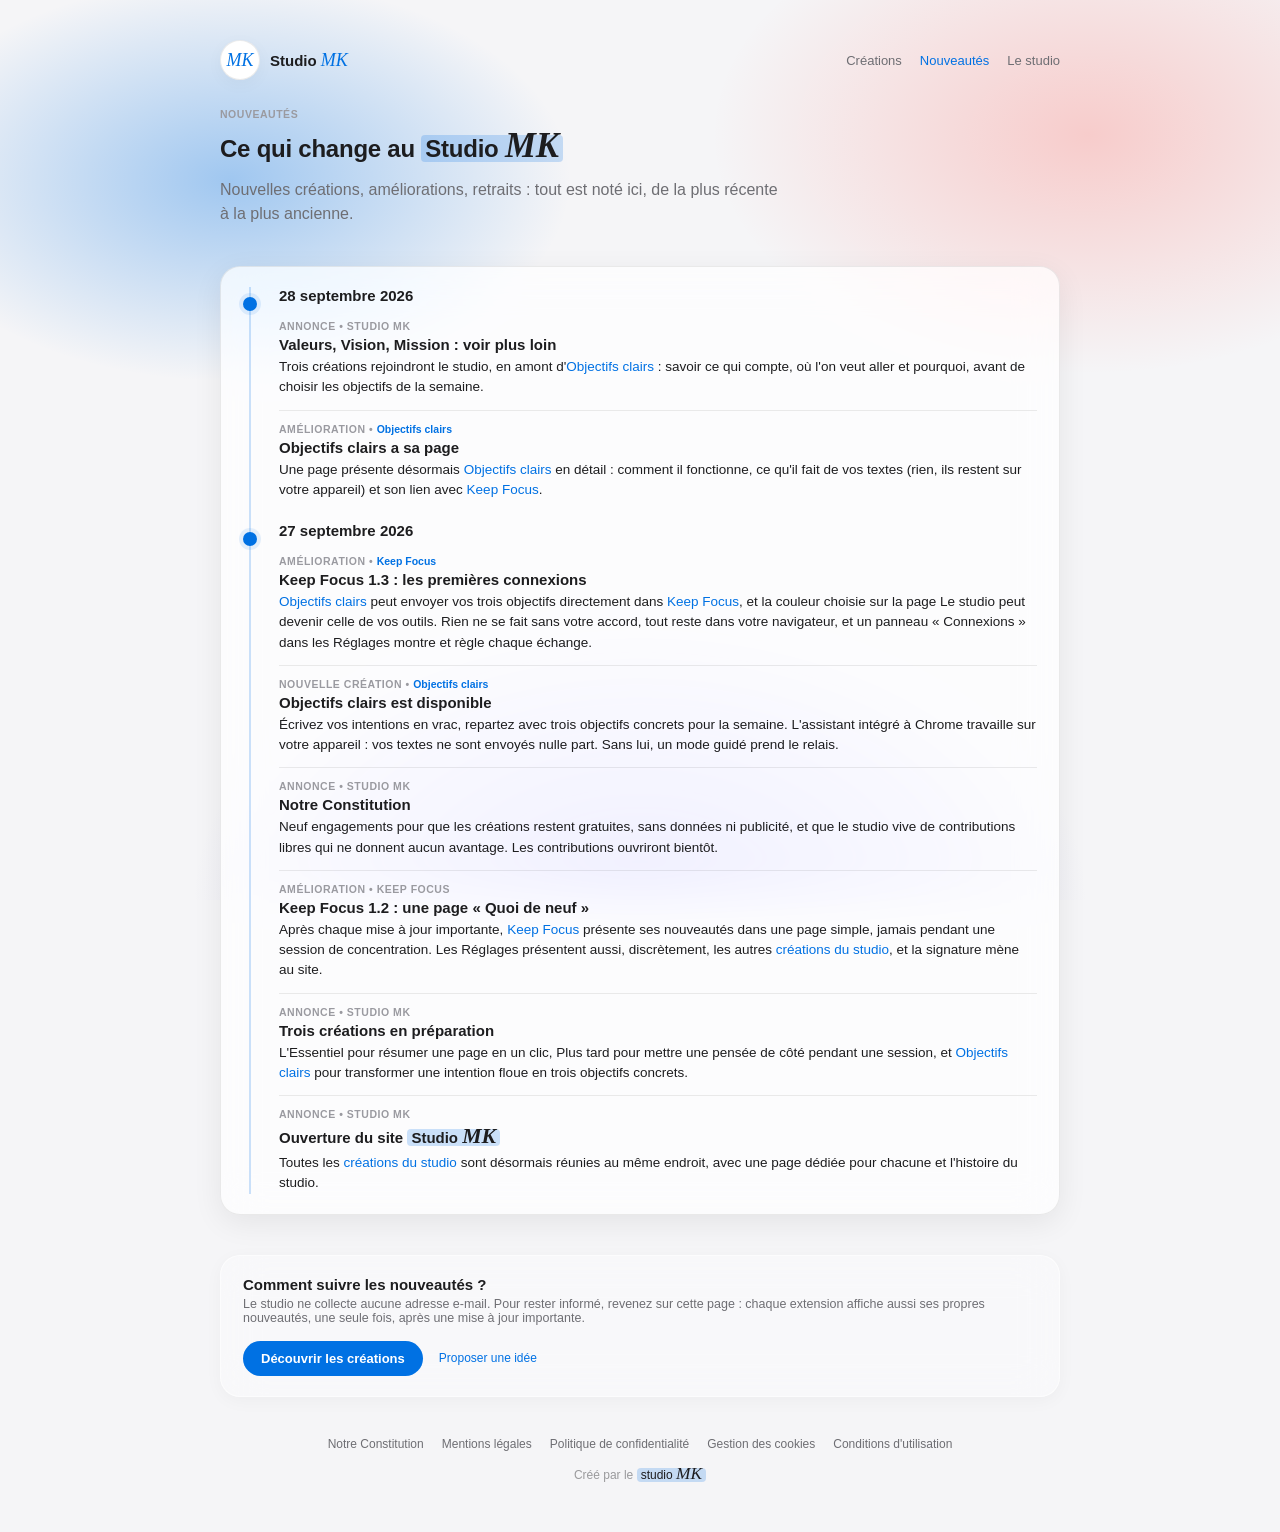
<file: nouveautes.html>
<!DOCTYPE html>
<html lang="fr">
<head>
  <meta charset="UTF-8" />
  <meta name="viewport" content="width=device-width, initial-scale=1" />
  <!-- Page générée par tools/build-pages.js à partir de js/news.js : ne pas modifier à la main. -->
  <title>Studio MK • Nouveautés</title>
  <meta name="description" content="Les nouveautés du Studio MK : nouvelles créations, améliorations, retraits et annonces." />
  <meta property="og:type" content="website" />
  <meta property="og:title" content="Studio MK • Nouveautés" />
  <meta property="og:description" content="Ce qui change au Studio MK, création par création." />
  <meta property="og:url" content="https://studiomk-a.github.io/nouveautes.html" />
  <link rel="canonical" href="https://studiomk-a.github.io/nouveautes.html" />
  <link rel="icon" href="assets/icons/studio-mk.svg" type="image/svg+xml" />
  <link rel="stylesheet" href="docs/design-system/generated/tokens.css" />
  <link rel="stylesheet" href="css/studio.css" />
  <link rel="stylesheet" href="css/landing.css" />
</head>
<body>
  <div class="blob-backdrop" aria-hidden="true"></div>

  <div class="page">
    <header class="site-header">
      <a class="brand" href="index.html">
        <span class="monogram" aria-hidden="true">MK</span>
        <span class="brand-name">Studio <span class="brand-mk">MK</span></span>
      </a>
      <nav class="site-nav" aria-label="Navigation principale">
        <a href="index.html#creations">Créations</a>
        <a href="nouveautes.html" aria-current="page">Nouveautés</a>
        <a href="studio.html">Le studio</a>
      </nav>
    </header>

    <main>
      <section class="news-intro" aria-labelledby="news-title">
        <span class="label">Nouveautés</span>
        <h1 id="news-title" class="hero-title">Ce qui change au <a class="signature-mark" href="studio.html">Studio <span class="signature-mk">MK</span></a></h1>
        <p class="body-large">Nouvelles créations, améliorations, retraits : tout est noté ici, de la plus récente à la plus ancienne.</p>
      </section>

      <section class="story card kf-glass-card" aria-label="Chronologie des nouveautés">
        <ol class="story-list">
          <li class="chapter">
            <span class="chapter-dot" aria-hidden="true"></span>
            <time class="news-date" datetime="2026-09-28">28 septembre 2026</time>
            <article class="news-item">
              <span class="m-label">Annonce • Studio MK</span>
              <h3 class="block-title">Valeurs, Vision, Mission : voir plus loin</h3>
              <p class="body">Trois créations rejoindront le studio, en amont d'<a class="link" href="creations/objectifs-clairs.html">Objectifs clairs</a> : savoir ce qui compte, où l'on veut aller et pourquoi, avant de choisir les objectifs de la semaine.</p>
            </article>
            <article class="news-item">
              <span class="m-label">Amélioration • <a class="link" href="creations/objectifs-clairs.html">Objectifs clairs</a></span>
              <h3 class="block-title">Objectifs clairs a sa page</h3>
              <p class="body">Une page présente désormais <a class="link" href="creations/objectifs-clairs.html">Objectifs clairs</a> en détail : comment il fonctionne, ce qu'il fait de vos textes (rien, ils restent sur votre appareil) et son lien avec <a class="link" href="creations/keep-focus.html">Keep Focus</a>.</p>
            </article>
          </li>
          <li class="chapter">
            <span class="chapter-dot" aria-hidden="true"></span>
            <time class="news-date" datetime="2026-09-27">27 septembre 2026</time>
            <article class="news-item">
              <span class="m-label">Amélioration • <a class="link" href="creations/keep-focus.html">Keep Focus</a></span>
              <h3 class="block-title">Keep Focus 1.3 : les premières connexions</h3>
              <p class="body"><a class="link" href="creations/objectifs-clairs.html">Objectifs clairs</a> peut envoyer vos trois objectifs directement dans <a class="link" href="creations/keep-focus.html">Keep Focus</a>, et la couleur choisie sur la page Le studio peut devenir celle de vos outils. Rien ne se fait sans votre accord, tout reste dans votre navigateur, et un panneau « Connexions » dans les Réglages montre et règle chaque échange.</p>
            </article>
            <article class="news-item">
              <span class="m-label">Nouvelle création • <a class="link" href="creations/objectifs-clairs.html">Objectifs clairs</a></span>
              <h3 class="block-title">Objectifs clairs est disponible</h3>
              <p class="body">Écrivez vos intentions en vrac, repartez avec trois objectifs concrets pour la semaine. L'assistant intégré à Chrome travaille sur votre appareil : vos textes ne sont envoyés nulle part. Sans lui, un mode guidé prend le relais.</p>
            </article>
            <article class="news-item">
              <span class="m-label">Annonce • Studio MK</span>
              <h3 class="block-title">Notre Constitution</h3>
              <p class="body">Neuf engagements pour que les créations restent gratuites, sans données ni publicité, et que le studio vive de contributions libres qui ne donnent aucun avantage. Les contributions ouvriront bientôt.</p>
            </article>
            <article class="news-item">
              <span class="m-label">Amélioration • Keep Focus</span>
              <h3 class="block-title">Keep Focus 1.2 : une page « Quoi de neuf »</h3>
              <p class="body">Après chaque mise à jour importante, <a class="link" href="creations/keep-focus.html">Keep Focus</a> présente ses nouveautés dans une page simple, jamais pendant une session de concentration. Les Réglages présentent aussi, discrètement, les autres <a class="link" href="index.html#creations">créations du studio</a>, et la signature mène au site.</p>
            </article>
            <article class="news-item">
              <span class="m-label">Annonce • Studio MK</span>
              <h3 class="block-title">Trois créations en préparation</h3>
              <p class="body">L'Essentiel pour résumer une page en un clic, Plus tard pour mettre une pensée de côté pendant une session, et <a class="link" href="creations/objectifs-clairs.html">Objectifs clairs</a> pour transformer une intention floue en trois objectifs concrets.</p>
            </article>
            <article class="news-item">
              <span class="m-label">Annonce • Studio MK</span>
              <h3 class="block-title">Ouverture du site <a class="signature-mark" href="studio.html">Studio <span class="signature-mk">MK</span></a></h3>
              <p class="body">Toutes les <a class="link" href="index.html#creations">créations du studio</a> sont désormais réunies au même endroit, avec une page dédiée pour chacune et l'histoire du studio.</p>
            </article>
          </li>
        </ol>
      </section>

      <section class="news-follow kf-glass-soft" aria-labelledby="follow-title">
        <h2 id="follow-title" class="block-title">Comment suivre les nouveautés ?</h2>
        <p class="hint">
          Le studio ne collecte aucune adresse e-mail. Pour rester informé, revenez sur cette page : chaque
          extension affiche aussi ses propres nouveautés, une seule fois, après une mise à jour importante.
        </p>
        <div class="cta-row">
          <a class="btn btn-primary" href="index.html#creations">Découvrir les créations</a>
          <a class="link" href="mailto:myrokova.a@gmail.com?subject=Suggestion%20pour%20le%20Studio%20MK">Proposer une idée</a>
        </div>
      </section>
    </main>

    <footer class="site-footer">
      <nav class="legal-nav" aria-label="Engagements et informations légales">
        <a href="constitution.html">Notre Constitution</a>
        <a href="mentions-legales.html">Mentions légales</a>
        <a href="confidentialite.html">Politique de confidentialité</a>
        <a href="cookies.html">Gestion des cookies</a>
        <a href="cgu.html">Conditions d'utilisation</a>
      </nav>
      <p class="signature">Créé par le <a class="signature-mark" href="studio.html">studio <span class="signature-mk">MK</span></a></p>
    </footer>
  </div>
</body>
</html>
</file>
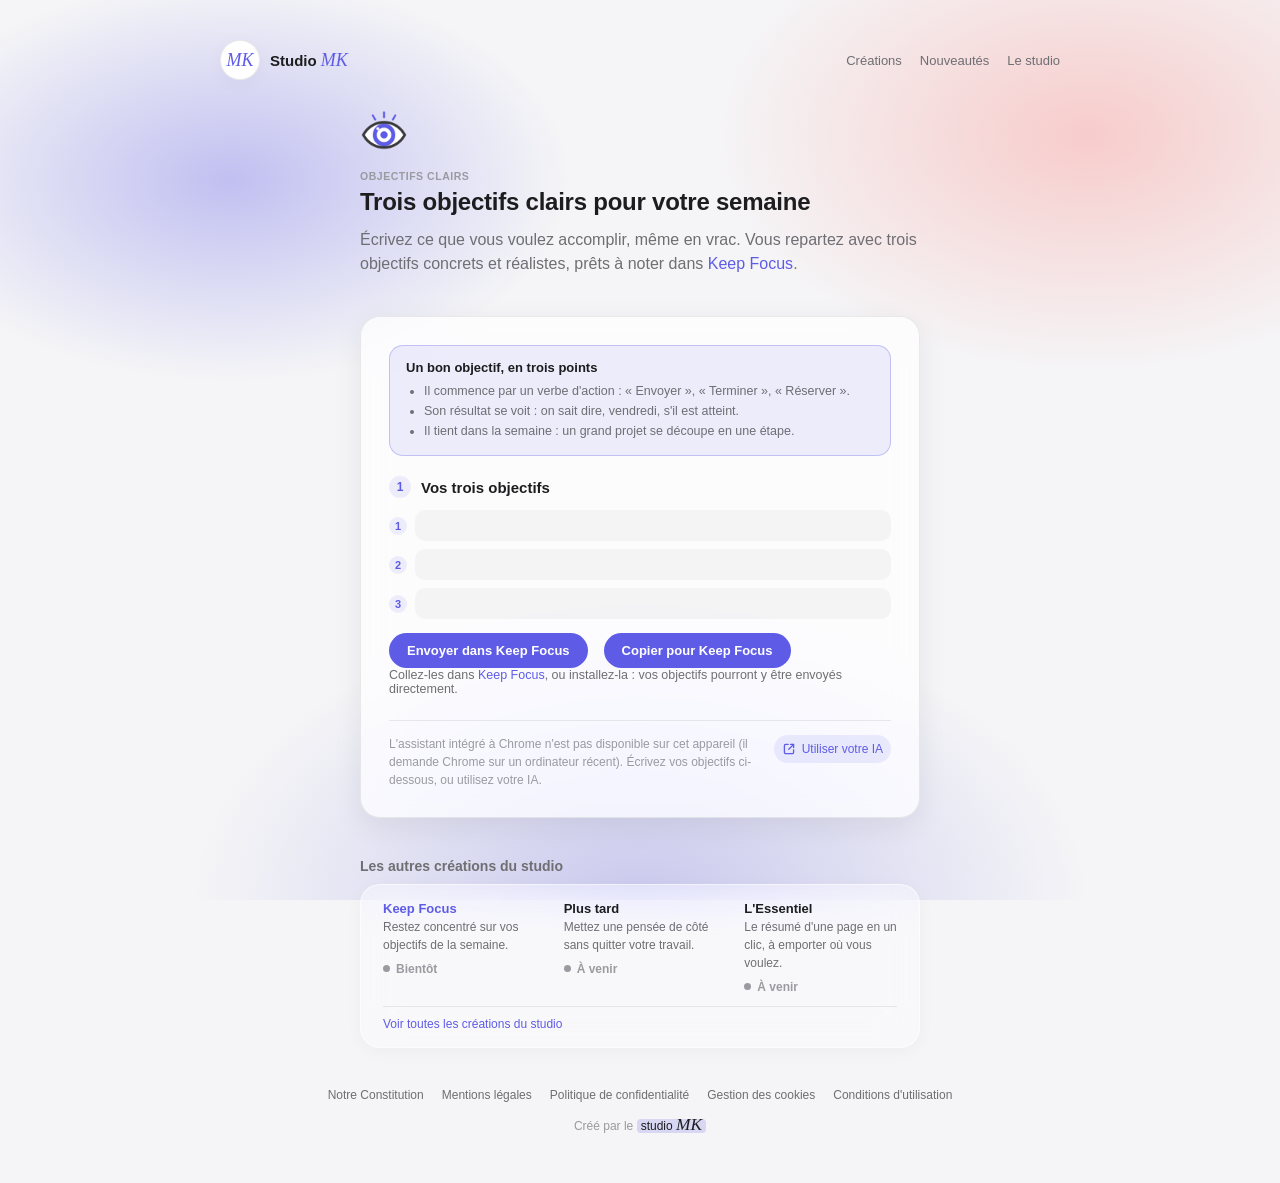
<file: objectifs-clairs.html>
<!DOCTYPE html>
<html lang="fr">
<head>
  <meta charset="UTF-8" />
  <meta name="viewport" content="width=device-width, initial-scale=1" />
  <title>Objectifs clairs • Studio MK</title>
  <meta name="description" content="Transformez une intention floue en trois objectifs concrets pour la semaine. Gratuit, sans compte : vos textes restent sur votre appareil." />
  <meta property="og:type" content="website" />
  <meta property="og:title" content="Objectifs clairs • Studio MK" />
  <meta property="og:description" content="Trois objectifs clairs pour votre semaine, en quelques secondes. Vos textes restent sur votre appareil." />
  <meta property="og:url" content="https://studiomk-a.github.io/objectifs-clairs.html" />
  <!-- Page outil : Keep Focus peut y appliquer la couleur choisie par l'utilisateur (connexion « Couleur de vos outils »). -->
  <meta name="studio-mk-tool" content="objectifs-clairs" />
  <link rel="canonical" href="https://studiomk-a.github.io/objectifs-clairs.html" />
  <link rel="icon" href="assets/icons/objectifs-clairs/icon.svg" type="image/svg+xml" />
  <link rel="stylesheet" href="docs/design-system/generated/tokens.css" />
  <link rel="stylesheet" href="css/studio.css" />
  <link rel="stylesheet" href="css/landing.css" />
  <link rel="stylesheet" href="css/objectifs.css" />
  <!-- Couleur d'accent d'Objectifs clairs (#5e5ce6, pastille du design system) et ses nuances dérivées (DESIGN §2.2). -->
  <style>
    :root {
      --color-accent: #5e5ce6;
      --color-accent-hover: #4f4dc1;
      --color-accent-text: #5e5ce6;
      --color-accent-contrast: #ffffff;
      --accent-rgb: 94, 92, 230;
    }
  </style>
  <script type="application/ld+json">{"@context":"https://schema.org","@type":"WebApplication","name":"Objectifs clairs","description":"Transformez une intention floue en trois objectifs concrets pour la semaine.","applicationCategory":"ProductivityApplication","operatingSystem":"Google Chrome","offers":{"@type":"Offer","price":"0","priceCurrency":"EUR"},"author":{"@type":"Organization","name":"Studio MK"}}</script>
</head>
<body>
  <div class="blob-backdrop" aria-hidden="true"></div>

  <div class="page">
    <header class="site-header">
      <a class="brand" href="index.html">
        <span class="monogram" aria-hidden="true">MK</span>
        <span class="brand-name">Studio <span class="brand-mk">MK</span></span>
      </a>
      <nav class="site-nav" aria-label="Navigation principale">
        <a href="index.html#creations">Créations</a>
        <a href="nouveautes.html">Nouveautés</a>
        <a href="studio.html">Le studio</a>
      </nav>
    </header>

    <main class="oc-main">
      <section class="oc-intro" aria-labelledby="oc-title">
        <img class="hero-icon" src="assets/icons/objectifs-clairs/icon128.png" alt="" width="48" height="48" />
        <span class="label">Objectifs clairs</span>
        <h1 id="oc-title" class="hero-title">Trois objectifs clairs pour votre semaine</h1>
        <p class="body-large">Écrivez ce que vous voulez accomplir, même en vrac. Vous repartez avec trois objectifs concrets et réalistes, prêts à noter dans <a class="link" href="creations/keep-focus.html">Keep Focus</a>.</p>
      </section>

      <section class="oc-card card kf-glass-card" aria-label="Définir vos objectifs">
        <!-- Étape 1 : les intentions (mode assistant) -->
        <div id="oc-step-intent">
          <label class="oc-step-label" for="oc-intent"><span class="step-index" aria-hidden="true">1</span>Vos intentions, en vrac</label>
          <textarea id="oc-intent" class="oc-textarea" rows="5" maxlength="1500"
            placeholder="Ex. finir le dossier pour le client, chercher un stage pour l'été, me remettre au sport, ranger mes papiers..."></textarea>
          <div class="oc-row">
            <button id="oc-propose" class="btn btn-primary" type="button" disabled>Proposer trois objectifs</button>
            <p id="oc-status" class="hint oc-status" role="status" aria-live="polite"></p>
          </div>
        </div>

        <!-- Mode sans assistant (IA de Chrome indisponible sur cet appareil) -->
        <div id="oc-manual-tips" class="oc-tips" hidden>
          <p class="oc-tips-title">Un bon objectif, en trois points</p>
          <ul>
            <li>Il commence par un verbe d'action : « Envoyer », « Terminer », « Réserver ».</li>
            <li>Son résultat se voit : on sait dire, vendredi, s'il est atteint.</li>
            <li>Il tient dans la semaine : un grand projet se découpe en une étape.</li>
          </ul>
        </div>

        <!-- Étape 2 : les trois objectifs, toujours modifiables -->
        <div id="oc-step-goals" class="oc-goals" hidden>
          <p class="oc-step-label"><span class="step-index" aria-hidden="true">2</span><span id="oc-goals-title" tabindex="-1">Vos trois objectifs, à ajuster si besoin</span></p>
          <div class="goal"><span class="goal-index">1</span><input class="oc-goal field" type="text" maxlength="80" aria-label="Objectif 1" /></div>
          <div class="goal"><span class="goal-index">2</span><input class="oc-goal field" type="text" maxlength="80" aria-label="Objectif 2" /></div>
          <div class="goal"><span class="goal-index">3</span><input class="oc-goal field" type="text" maxlength="80" aria-label="Objectif 3" /></div>
          <div class="oc-row">
            <button id="oc-send" class="btn btn-primary" type="button" hidden>Envoyer dans Keep Focus</button>
            <button id="oc-copy" class="btn btn-primary" type="button">Copier pour Keep Focus</button>
            <button id="oc-again" class="btn-link" type="button">Proposer d'autres objectifs</button>
          </div>
          <p id="oc-copy-status" class="hint oc-status" role="status" aria-live="polite">Collez-les dans <a class="link" href="creations/keep-focus.html">Keep Focus</a>, ou installez-la : vos objectifs pourront y être envoyés directement.</p>
        </div>

        <!-- Mention de transparence et option « votre IA » (ECOSYSTEME §10.3) -->
        <div class="oc-note">
          <p id="oc-note-text" class="oc-note-text">Propulsé par l'IA intégrée à Chrome. Vos textes restent sur votre appareil : ni le studio ni personne d'autre ne les récupère.</p>
          <div class="oc-alt">
            <button id="oc-alt-btn" class="oc-alt-btn" type="button" aria-expanded="false" aria-controls="oc-alt-panel">
              <svg class="oc-alt-icon" width="14" height="14" viewBox="0 0 16 16" aria-hidden="true">
                <path d="M7 2.75H4.25a1.5 1.5 0 0 0-1.5 1.5v7.5a1.5 1.5 0 0 0 1.5 1.5h7.5a1.5 1.5 0 0 0 1.5-1.5V9" />
                <path d="M9.75 2.75h3.5v3.5" />
                <path d="M13.25 2.75 7.75 8.25" />
              </svg>
              Utiliser votre IA
            </button>
            <div id="oc-alt-panel" class="oc-alt-panel kf-glass-panel" role="dialog" aria-labelledby="oc-alt-title" hidden>
              <p id="oc-alt-title" class="oc-alt-title">Vous préférez votre propre IA ?</p>
              <p class="oc-alt-text">Voici un modèle de prompt pour définir trois objectifs clairs avec l'IA de votre choix. Aucune rancune : nous préférons un utilisateur satisfait et rassuré à un utilisateur déçu.</p>
              <button id="oc-prompt-copy" class="btn btn-secondary oc-mini-btn" type="button">Copier le modèle de prompt</button>
              <p id="oc-prompt-status" class="oc-alt-status" role="status" aria-live="polite"></p>
            </div>
          </div>
        </div>
      </section>

      <!-- « Les autres créations du studio » (DESIGN §5.11) : en fin de page, une fois le travail terminé. -->
      <section class="others" aria-labelledby="others-title">
        <h2 id="others-title" class="section-title-quiet">Les autres créations du studio</h2>
        <div class="others-box kf-glass-soft">
          <ul class="others-list">
            <li>
              <span class="others-name"><a class="link" href="creations/keep-focus.html">Keep Focus</a></span>
              <p class="others-text">Restez concentré sur vos objectifs de la semaine.</p>
              <span class="status status-bientot">Bientôt</span>
            </li>
            <li>
              <span class="others-name">Plus tard</span>
              <p class="others-text">Mettez une pensée de côté sans quitter votre travail.</p>
              <span class="status status-avenir">À venir</span>
            </li>
            <li>
              <span class="others-name">L'Essentiel</span>
              <p class="others-text">Le résumé d'une page en un clic, à emporter où vous voulez.</p>
              <span class="status status-avenir">À venir</span>
            </li>
          </ul>
          <p class="others-more"><a class="link" href="index.html#creations">Voir toutes les créations du studio</a></p>
        </div>
      </section>
    </main>

    <footer class="site-footer">
      <nav class="legal-nav" aria-label="Engagements et informations légales">
        <a href="constitution.html">Notre Constitution</a>
        <a href="mentions-legales.html">Mentions légales</a>
        <a href="confidentialite.html">Politique de confidentialité</a>
        <a href="cookies.html">Gestion des cookies</a>
        <a href="cgu.html">Conditions d'utilisation</a>
      </nav>
      <p class="signature">Créé par le <a class="signature-mark" href="studio.html">studio <span class="signature-mk">MK</span></a></p>
    </footer>
  </div>

  <script src="js/keep-focus-link.js"></script>
  <script src="js/objectifs.js"></script>
</body>
</html>
</file>
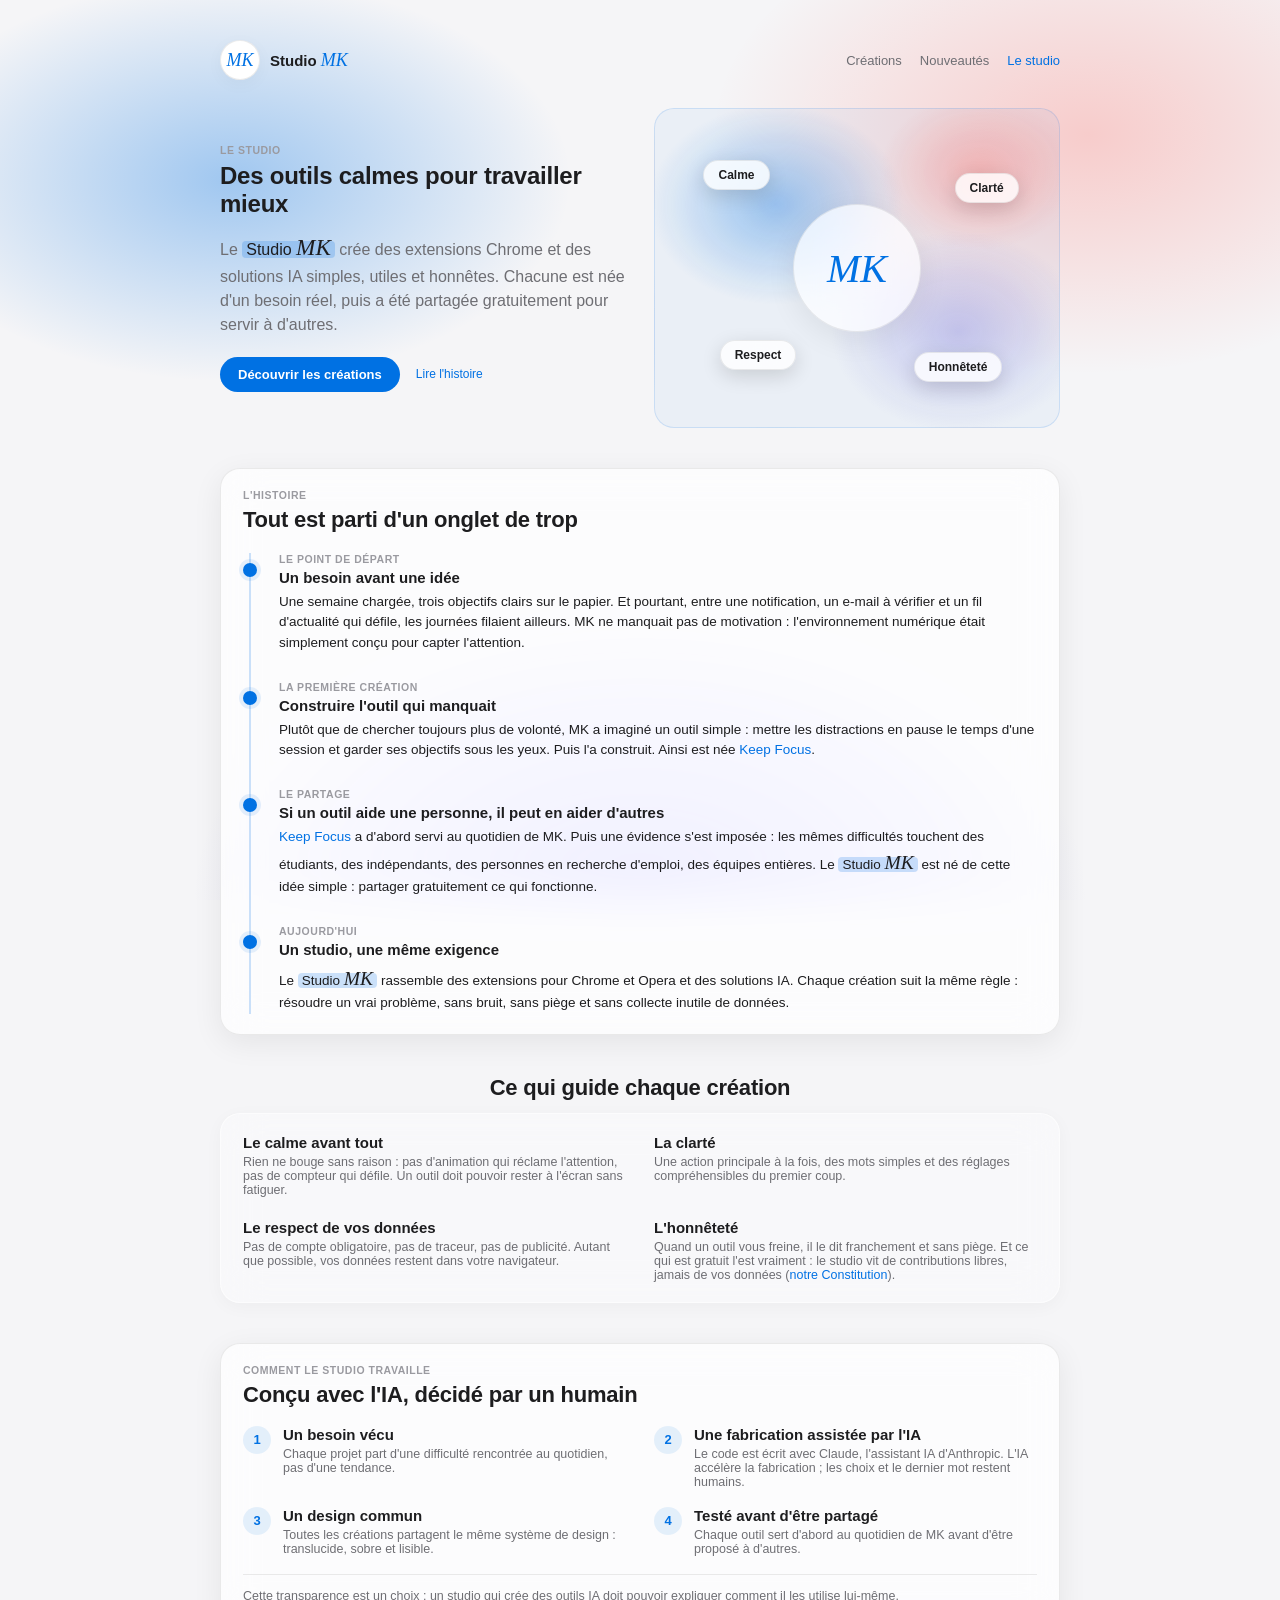
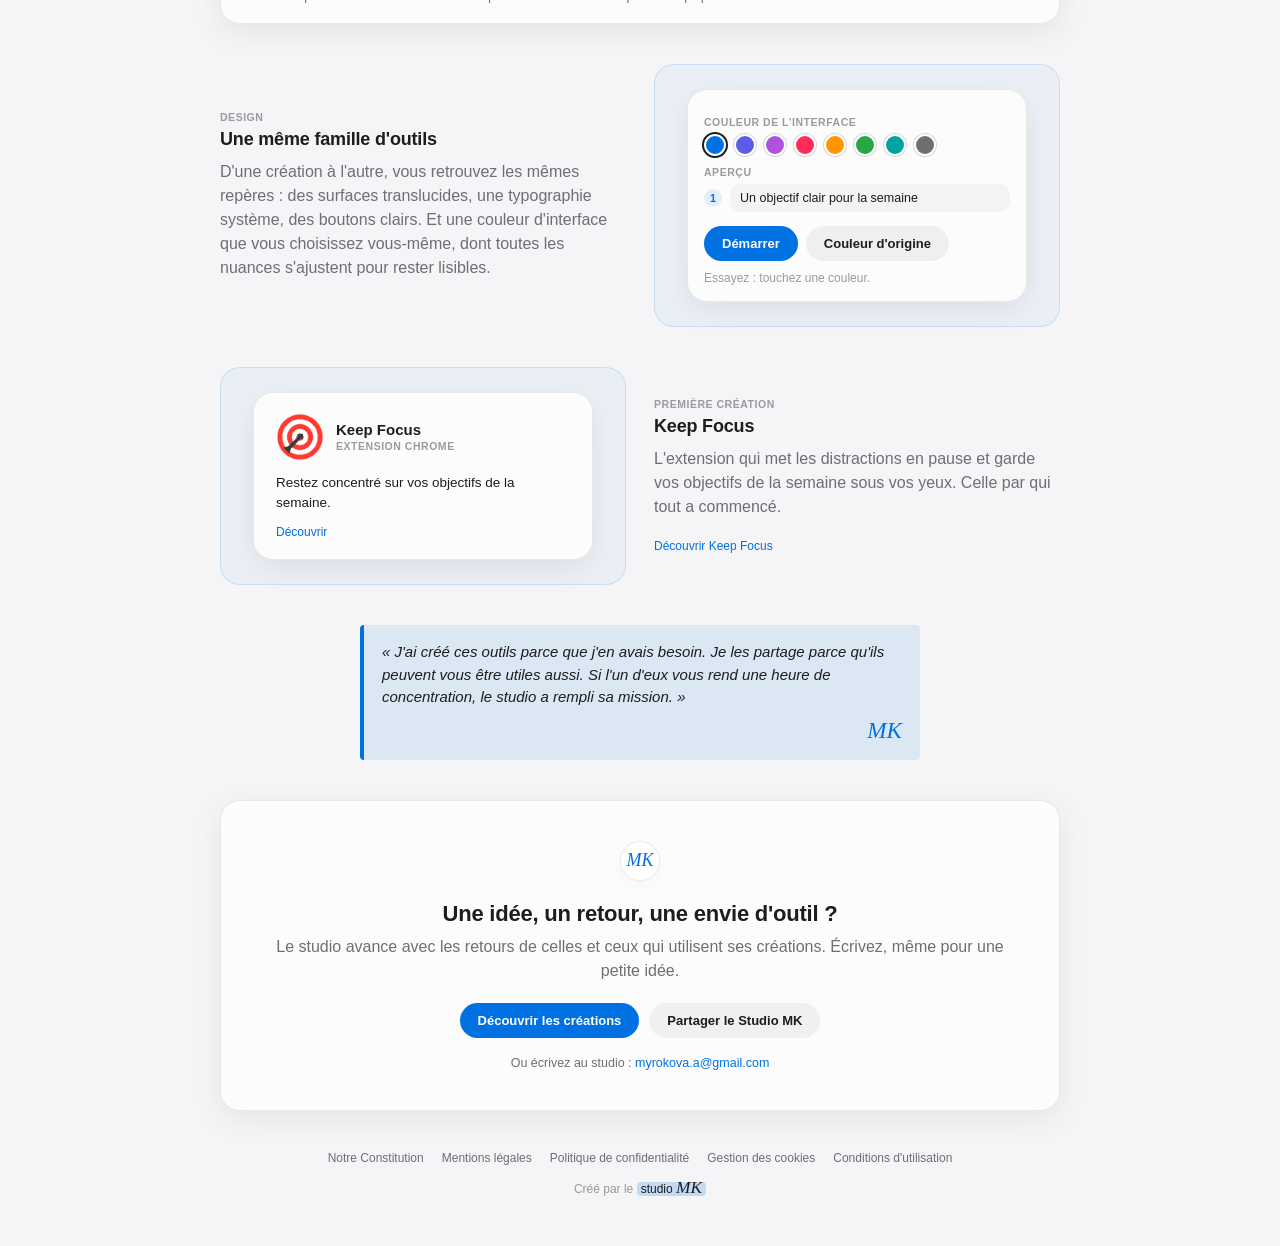
<file: studio.html>
<!DOCTYPE html>
<html lang="fr">
<head>
  <meta charset="UTF-8" />
  <meta name="viewport" content="width=device-width, initial-scale=1" />
  <title>Studio MK • Le studio</title>
  <meta name="description" content="L'histoire du Studio MK : des outils numériques calmes, utiles et honnêtes, nés de besoins réels et partagés gratuitement." />
  <meta property="og:type" content="website" />
  <meta property="og:title" content="Studio MK • Le studio" />
  <meta property="og:description" content="Des outils calmes pour travailler mieux, nés d'un besoin réel et partagés gratuitement." />
  <meta property="og:url" content="https://studiomk-a.github.io/studio.html" />
  <link rel="canonical" href="https://studiomk-a.github.io/studio.html" />
  <link rel="icon" href="assets/icons/studio-mk.svg" type="image/svg+xml" />
  <link rel="stylesheet" href="docs/design-system/generated/tokens.css" />
  <link rel="stylesheet" href="css/studio.css" />
  <link rel="stylesheet" href="css/landing.css" />
  <script type="application/ld+json">{"@context":"https://schema.org","@type":"Organization","name":"Studio MK","url":"https://studiomk-a.github.io/","email":"myrokova.a@gmail.com","description":"Extensions Chrome et solutions IA calmes, utiles et honnêtes, partagées gratuitement."}</script>
</head>
<body>
  <div class="blob-backdrop" aria-hidden="true"></div>

  <div class="page">
    <header class="site-header">
      <a class="brand" href="index.html">
        <span class="monogram" aria-hidden="true">MK</span>
        <span class="brand-name">Studio <span class="brand-mk">MK</span></span>
      </a>
      <nav class="site-nav" aria-label="Navigation principale">
        <a href="index.html#creations">Créations</a>
        <a href="nouveautes.html">Nouveautés</a>
        <a href="studio.html" aria-current="page">Le studio</a>
      </nav>
    </header>

    <main>
      <!-- Accroche -->
      <section class="hero" aria-labelledby="hero-title">
        <div class="hero-text">
          <span class="label">Le studio</span>
          <h1 id="hero-title" class="hero-title">Des outils calmes pour travailler mieux</h1>
          <p class="body-large">
            Le <span class="signature-mark">Studio <span class="signature-mk">MK</span></span> crée des extensions Chrome et des solutions IA simples, utiles et honnêtes.
            Chacune est née d'un besoin réel, puis a été partagée gratuitement pour servir à d'autres.
          </p>
          <div class="cta-row">
            <a class="btn btn-primary" href="index.html#creations">Découvrir les créations</a>
            <a class="link" href="#histoire">Lire l'histoire</a>
          </div>
        </div>
        <div class="hero-visual">
          <figure class="studio-visual" role="img" aria-label="Le monogramme MK entouré des principes du studio : calme, clarté, respect, honnêteté.">
            <span class="studio-mark kf-glass-card" aria-hidden="true">MK</span>
            <span class="studio-chip kf-glass-pill chip-1" aria-hidden="true">Calme</span>
            <span class="studio-chip kf-glass-pill chip-2" aria-hidden="true">Clarté</span>
            <span class="studio-chip kf-glass-pill chip-3" aria-hidden="true">Respect</span>
            <span class="studio-chip kf-glass-pill chip-4" aria-hidden="true">Honnêteté</span>
          </figure>
        </div>
      </section>

      <!-- L'histoire, racontée à la troisième personne -->
      <section id="histoire" class="story card kf-glass-card" aria-labelledby="story-title">
        <span class="label">L'histoire</span>
        <h2 id="story-title" class="section-heading">Tout est parti d'un onglet de trop</h2>
        <ol class="story-list">
          <li class="chapter">
            <span class="chapter-dot" aria-hidden="true"></span>
            <span class="m-label">Le point de départ</span>
            <h3 class="block-title">Un besoin avant une idée</h3>
            <p class="body">
              Une semaine chargée, trois objectifs clairs sur le papier. Et pourtant, entre une notification, un
              e-mail à vérifier et un fil d'actualité qui défile, les journées filaient ailleurs. MK ne manquait pas
              de motivation : l'environnement numérique était simplement conçu pour capter l'attention.
            </p>
          </li>
          <li class="chapter">
            <span class="chapter-dot" aria-hidden="true"></span>
            <span class="m-label">La première création</span>
            <h3 class="block-title">Construire l'outil qui manquait</h3>
            <p class="body">
              Plutôt que de chercher toujours plus de volonté, MK a imaginé un outil simple : mettre les distractions
              en pause le temps d'une session et garder ses objectifs sous les yeux. Puis l'a construit.
              Ainsi est née <a class="link" href="creations/keep-focus.html">Keep Focus</a>.
            </p>
          </li>
          <li class="chapter">
            <span class="chapter-dot" aria-hidden="true"></span>
            <span class="m-label">Le partage</span>
            <h3 class="block-title">Si un outil aide une personne, il peut en aider d'autres</h3>
            <p class="body">
              <a class="link" href="creations/keep-focus.html">Keep Focus</a> a d'abord servi au quotidien de MK. Puis une évidence s'est imposée : les mêmes difficultés
              touchent des étudiants, des indépendants, des personnes en recherche d'emploi, des équipes entières.
              Le <span class="signature-mark">Studio <span class="signature-mk">MK</span></span> est né de cette idée simple : partager gratuitement ce qui fonctionne.
            </p>
          </li>
          <li class="chapter">
            <span class="chapter-dot" aria-hidden="true"></span>
            <span class="m-label">Aujourd'hui</span>
            <h3 class="block-title">Un studio, une même exigence</h3>
            <p class="body">
              Le <span class="signature-mark">Studio <span class="signature-mk">MK</span></span> rassemble des extensions pour Chrome et Opera et des solutions IA. Chaque création suit la
              même règle : résoudre un vrai problème, sans bruit, sans piège et sans collecte inutile de données.
            </p>
          </li>
        </ol>
      </section>

      <!-- Principes -->
      <section class="principles-section" aria-labelledby="principles-title">
        <h2 id="principles-title" class="section-heading centered">Ce qui guide chaque création</h2>
        <div class="principles kf-glass-soft">
          <div class="principle">
            <h3 class="block-title">Le calme avant tout</h3>
            <p class="hint">Rien ne bouge sans raison : pas d'animation qui réclame l'attention, pas de compteur qui défile. Un outil doit pouvoir rester à l'écran sans fatiguer.</p>
          </div>
          <div class="principle">
            <h3 class="block-title">La clarté</h3>
            <p class="hint">Une action principale à la fois, des mots simples et des réglages compréhensibles du premier coup.</p>
          </div>
          <div class="principle">
            <h3 class="block-title">Le respect de vos données</h3>
            <p class="hint">Pas de compte obligatoire, pas de traceur, pas de publicité. Autant que possible, vos données restent dans votre navigateur.</p>
          </div>
          <div class="principle">
            <h3 class="block-title">L'honnêteté</h3>
            <p class="hint">Quand un outil vous freine, il le dit franchement et sans piège. Et ce qui est gratuit l'est vraiment : le studio vit de contributions libres, jamais de vos données (<a class="link" href="constitution.html">notre Constitution</a>).</p>
          </div>
        </div>
      </section>

      <!-- Méthode, en transparence sur l'IA -->
      <section class="how card kf-glass-card" aria-labelledby="method-title">
        <span class="label">Comment le studio travaille</span>
        <h2 id="method-title" class="section-heading">Conçu avec l'IA, décidé par un humain</h2>
        <ol class="steps steps-4">
          <li class="step">
            <span class="step-index" aria-hidden="true">1</span>
            <div>
              <h3 class="block-title">Un besoin vécu</h3>
              <p class="hint">Chaque projet part d'une difficulté rencontrée au quotidien, pas d'une tendance.</p>
            </div>
          </li>
          <li class="step">
            <span class="step-index" aria-hidden="true">2</span>
            <div>
              <h3 class="block-title">Une fabrication assistée par l'IA</h3>
              <p class="hint">Le code est écrit avec Claude, l'assistant IA d'Anthropic. L'IA accélère la fabrication ; les choix et le dernier mot restent humains.</p>
            </div>
          </li>
          <li class="step">
            <span class="step-index" aria-hidden="true">3</span>
            <div>
              <h3 class="block-title">Un design commun</h3>
              <p class="hint">Toutes les créations partagent le même système de design : translucide, sobre et lisible.</p>
            </div>
          </li>
          <li class="step">
            <span class="step-index" aria-hidden="true">4</span>
            <div>
              <h3 class="block-title">Testé avant d'être partagé</h3>
              <p class="hint">Chaque outil sert d'abord au quotidien de MK avant d'être proposé à d'autres.</p>
            </div>
          </li>
        </ol>
        <p class="hint method-note">
          Cette transparence est un choix : un studio qui crée des outils IA doit pouvoir expliquer comment il les utilise lui-même.
        </p>
      </section>

      <!-- Une même famille d'outils -->
      <section class="feature" aria-labelledby="family-title">
        <div class="feature-text">
          <span class="label">Design</span>
          <h2 id="family-title" class="feature-title">Une même famille d'outils</h2>
          <p class="body-large">
            D'une création à l'autre, vous retrouvez les mêmes repères : des surfaces translucides, une typographie
            système, des boutons clairs. Et une couleur d'interface que vous choisissez vous-même, dont toutes les
            nuances s'ajustent pour rester lisibles.
          </p>
          <!-- Visible seulement si Keep Focus est installée (connexion « Couleur de vos outils », DESIGN §5.12). -->
          <div id="family-apply" class="family-apply" hidden>
            <div class="cta-row">
              <button id="family-apply-btn" class="btn btn-primary" type="button">Appliquer à mes outils</button>
            </div>
            <p id="family-apply-status" class="hint cta-note" role="status" aria-live="polite">Choisissez une couleur dans l'aperçu, puis appliquez-la à <a class="link" href="creations/keep-focus.html">Keep Focus</a> et aux outils du studio.</p>
          </div>
        </div>
        <div class="feature-visual">
          <!-- Aperçu interactif : la couleur choisie ne s'applique qu'à cet aperçu, rien n'est enregistré. -->
          <div class="m-stage family-visual" id="family-visual">
            <div class="m-card family-card" role="group" aria-labelledby="family-label">
              <span id="family-label" class="m-label">Couleur de l'interface</span>
              <div class="swatch-row">
                <button type="button" class="swatch" style="background:#0071e3" data-accent="#0071e3" aria-label="Bleu" aria-pressed="true"></button>
                <button type="button" class="swatch" style="background:#5e5ce6" data-accent="#5e5ce6" aria-label="Indigo" aria-pressed="false"></button>
                <button type="button" class="swatch" style="background:#af52de" data-accent="#af52de" aria-label="Violet" aria-pressed="false"></button>
                <button type="button" class="swatch" style="background:#ff2d55" data-accent="#ff2d55" aria-label="Rose" aria-pressed="false"></button>
                <button type="button" class="swatch" style="background:#ff9500" data-accent="#ff9500" aria-label="Orange" aria-pressed="false"></button>
                <button type="button" class="swatch" style="background:#28a745" data-accent="#28a745" aria-label="Vert" aria-pressed="false"></button>
                <button type="button" class="swatch" style="background:#00a3a3" data-accent="#00a3a3" aria-label="Turquoise" aria-pressed="false"></button>
                <button type="button" class="swatch" style="background:#6e6e73" data-accent="#6e6e73" aria-label="Gris" aria-pressed="false"></button>
              </div>
              <span class="m-label">Aperçu</span>
              <div class="m-goal" aria-hidden="true"><span class="m-goal-index">1</span><span class="m-goal-field">Un objectif clair pour la semaine</span></div>
              <div class="m-row">
                <span class="m-btn m-btn-primary" aria-hidden="true">Démarrer</span>
                <button type="button" class="m-btn m-btn-secondary family-reset">Couleur d'origine</button>
              </div>
              <p class="family-hint">Essayez : touchez une couleur.</p>
            </div>
          </div>
        </div>
      </section>

      <!-- Première création -->
      <section class="feature feature-reverse" aria-labelledby="first-title">
        <div class="feature-text">
          <span class="label">Première création</span>
          <h2 id="first-title" class="feature-title">Keep Focus</h2>
          <p class="body-large">
            L'extension qui met les distractions en pause et garde vos objectifs de la semaine sous vos yeux.
            Celle par qui tout a commencé.
          </p>
          <div class="cta-row"><a class="link" href="creations/keep-focus.html">Découvrir Keep Focus</a></div>
        </div>
        <div class="feature-visual">
          <figure class="m-stage" role="img" aria-label="La carte de Keep Focus.">
            <a class="project first-card" href="creations/keep-focus.html">
              <div class="project-head">
                <div class="project-icon has-image" aria-hidden="true"><img src="assets/icons/keep-focus/icon128.png" alt="" width="48" height="48" /></div>
                <div>
                  <h3 class="project-name">Keep Focus</h3>
                  <span class="label project-type">Extension Chrome</span>
                </div>
              </div>
              <p class="project-tagline">Restez concentré sur vos objectifs de la semaine.</p>
              <span class="link">Découvrir</span>
            </a>
          </figure>
        </div>
      </section>

      <!-- Mot signé -->
      <section class="signed-note" aria-label="Un mot de MK">
        <blockquote class="quote-note">
          <p>
            « J'ai créé ces outils parce que j'en avais besoin. Je les partage parce qu'ils peuvent vous être utiles
            aussi. Si l'un d'eux vous rend une heure de concentration, le studio a rempli sa mission. »
          </p>
          <footer class="quote-sign"><span class="signature-mk">MK</span></footer>
        </blockquote>
      </section>

      <!-- Appel à l'action final -->
      <section class="final-cta card kf-glass-card" aria-labelledby="cta-title">
        <span class="monogram" aria-hidden="true">MK</span>
        <h2 id="cta-title" class="section-heading">Une idée, un retour, une envie d'outil ?</h2>
        <p class="body-large">Le studio avance avec les retours de celles et ceux qui utilisent ses créations. Écrivez, même pour une petite idée.</p>
        <div class="cta-row cta-row-center">
          <a class="btn btn-primary" href="index.html#creations">Découvrir les créations</a>
          <button class="btn btn-secondary" type="button" data-share data-share-title="Studio MK">Partager le Studio MK</button>
        </div>
        <p class="hint cta-note" data-share-status>Ou écrivez au studio : <a class="link" href="mailto:myrokova.a@gmail.com?subject=Studio%20MK">myrokova.a@gmail.com</a></p>
      </section>
    </main>

    <footer class="site-footer">
      <nav class="legal-nav" aria-label="Engagements et informations légales">
        <a href="constitution.html">Notre Constitution</a>
        <a href="mentions-legales.html">Mentions légales</a>
        <a href="confidentialite.html">Politique de confidentialité</a>
        <a href="cookies.html">Gestion des cookies</a>
        <a href="cgu.html">Conditions d'utilisation</a>
      </nav>
      <p class="signature">Créé par le <a class="signature-mark" href="studio.html">studio <span class="signature-mk">MK</span></a></p>
    </footer>
  </div>

  <script src="js/landing.js"></script>
  <script src="js/keep-focus-link.js"></script>
  <script src="js/studio-colors.js"></script>
</body>
</html>
</file>
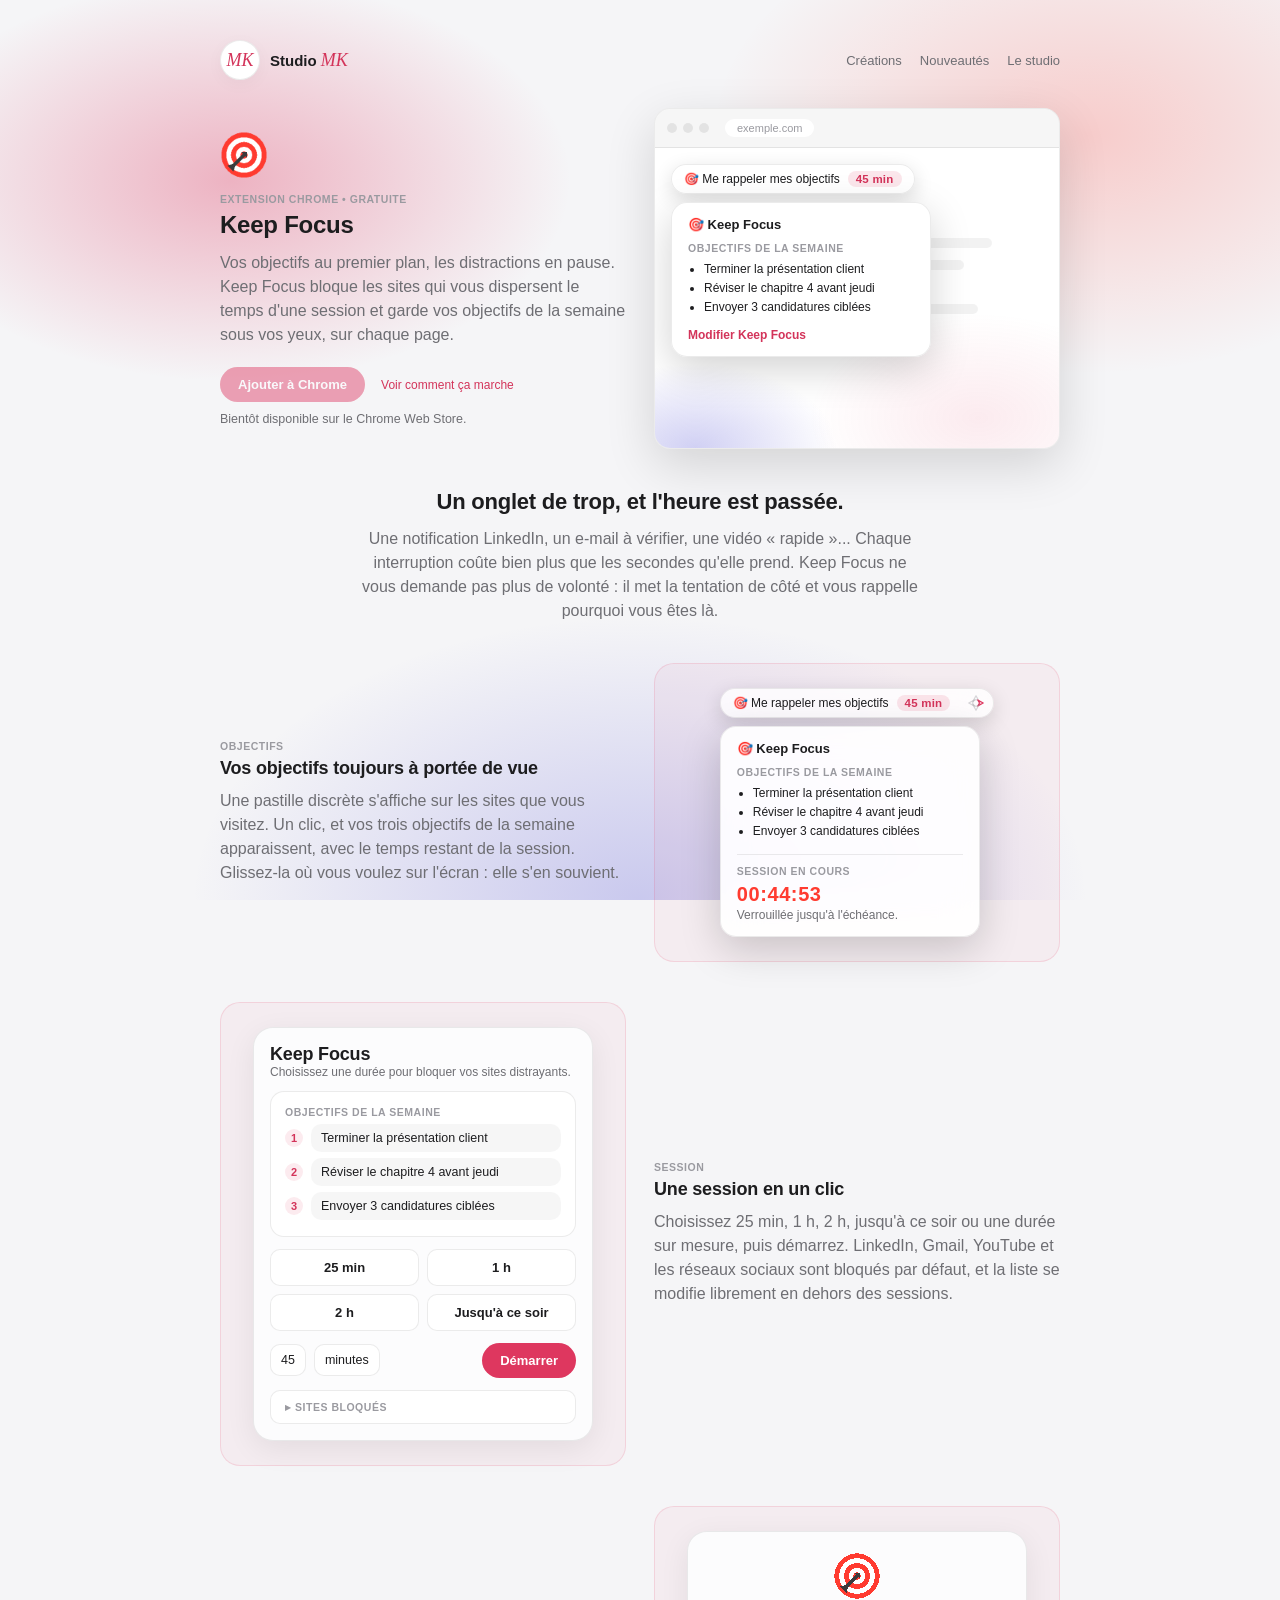
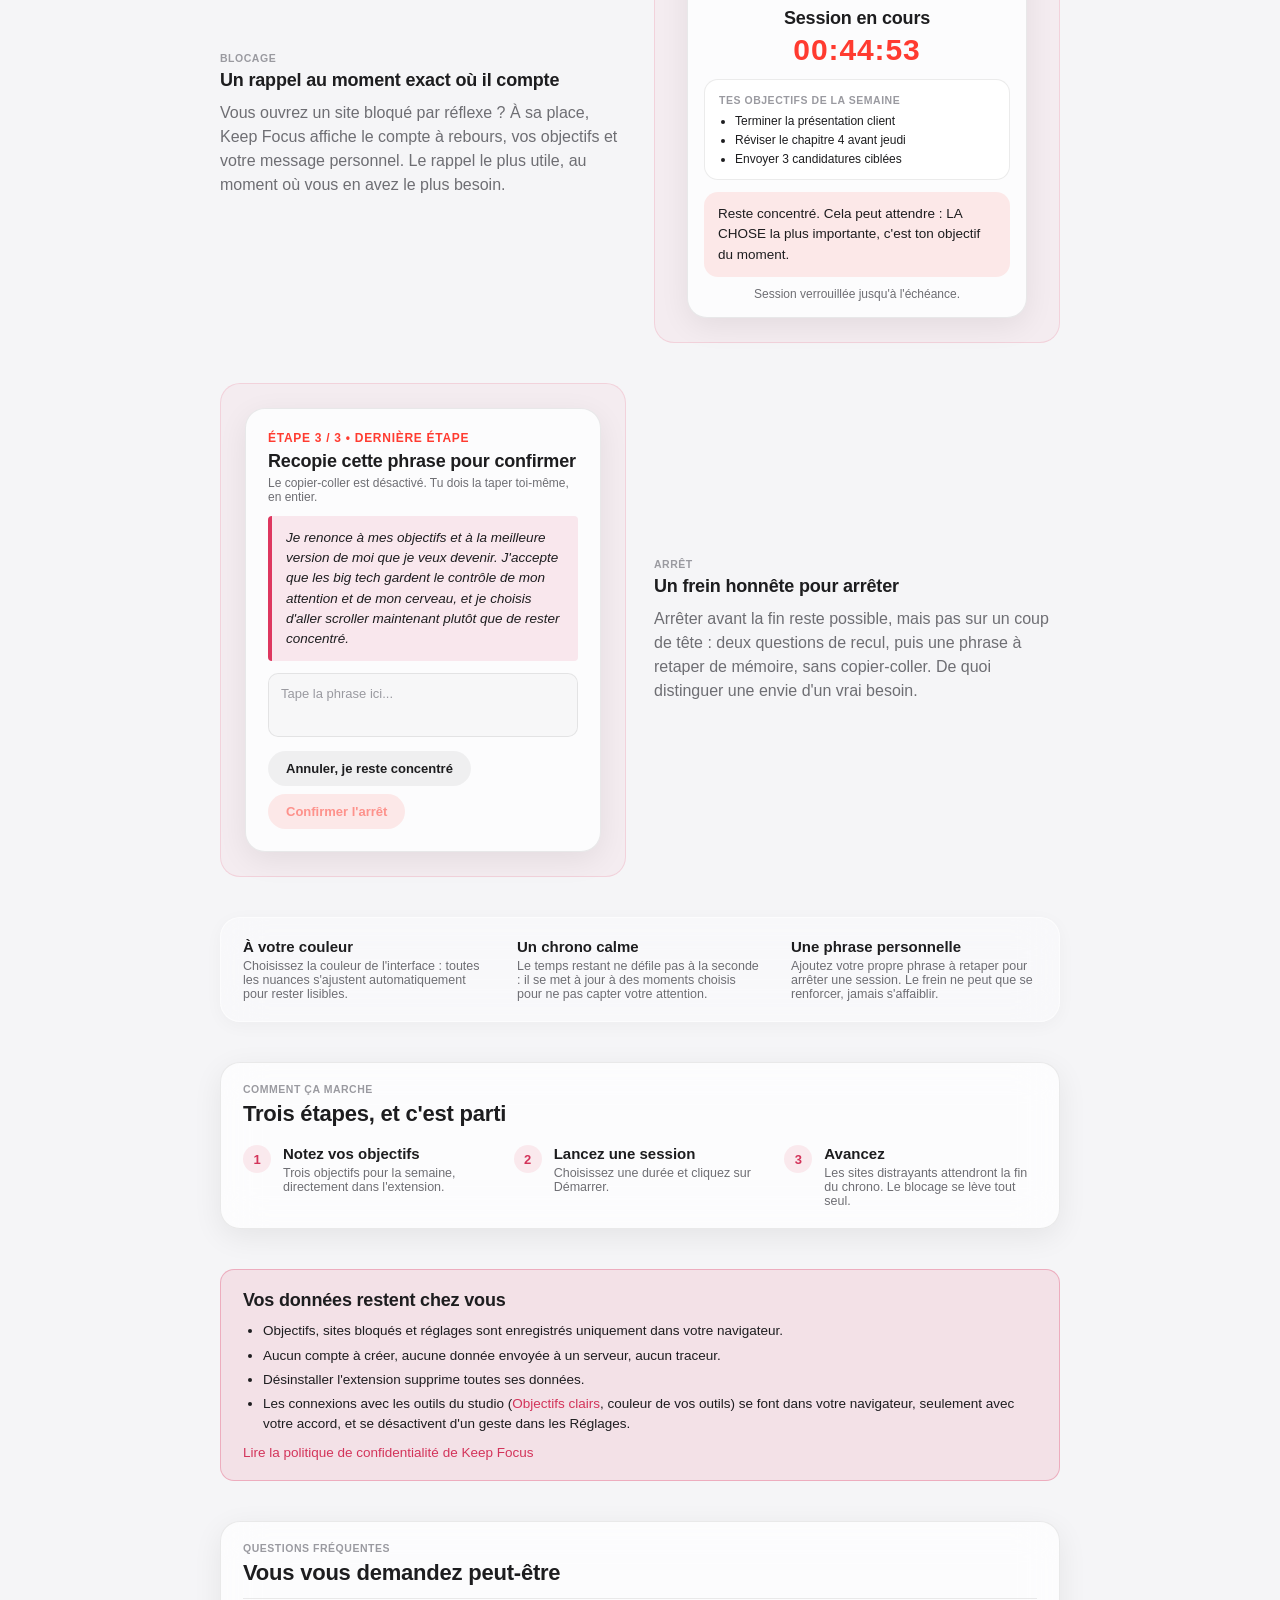
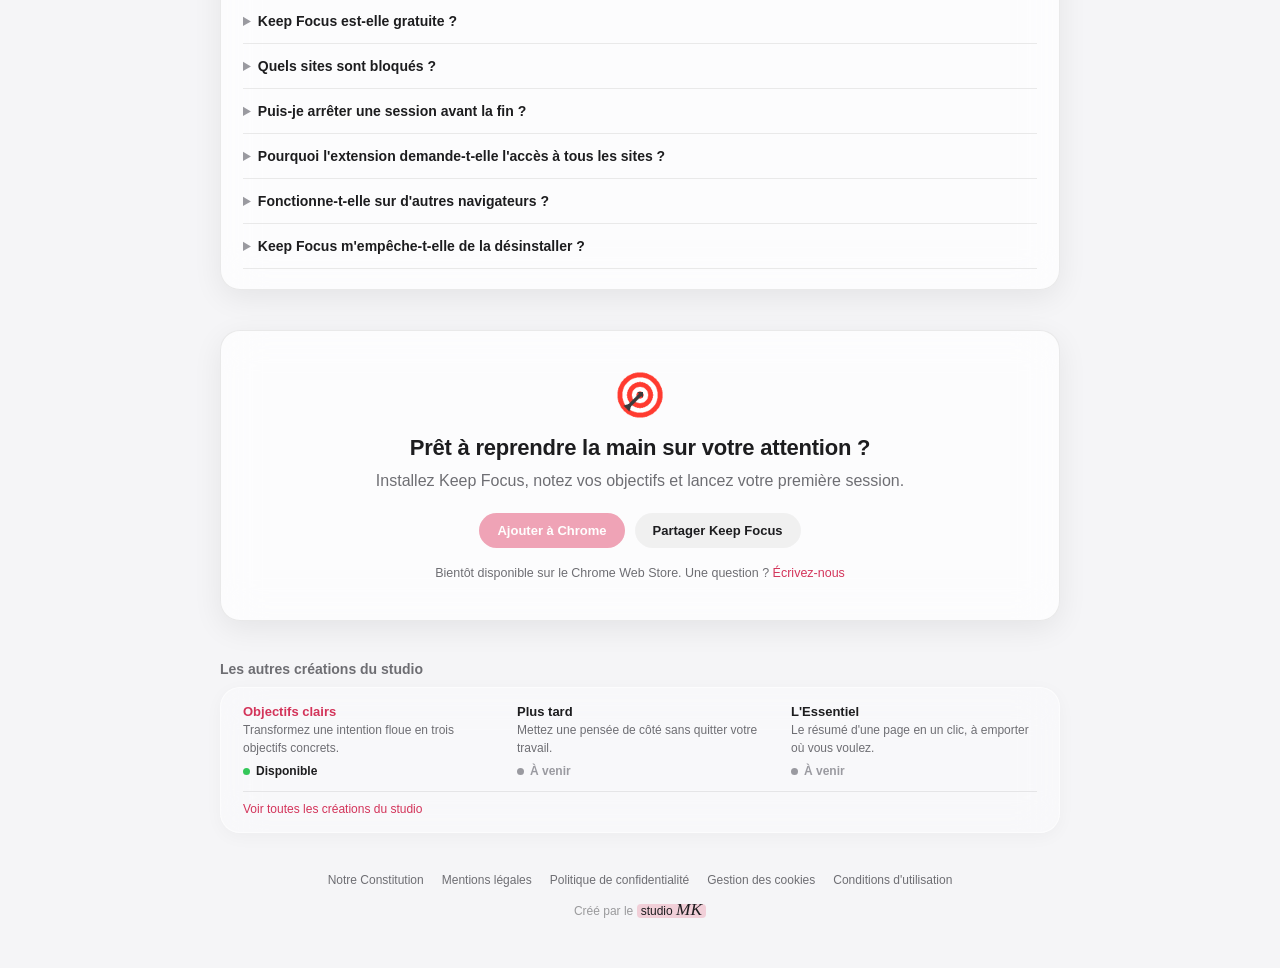
<file: creations/keep-focus.html>
<!DOCTYPE html>
<html lang="fr">
<head>
  <meta charset="UTF-8" />
  <meta name="viewport" content="width=device-width, initial-scale=1" />
  <!-- Page générée par tools/build-pages.js à partir de js/projects.js : ne pas modifier à la main. -->
  <title>Keep Focus • Extension Chrome par Studio MK</title>
  <meta name="description" content="Bloque les sites qui distraient pendant une session, rappelle vos objectifs dans une pastille discrète et freine honnêtement l'arrêt d'une session." />
  <meta property="og:type" content="website" />
  <meta property="og:title" content="Keep Focus • Extension Chrome par Studio MK" />
  <meta property="og:description" content="Restez concentré sur vos objectifs de la semaine." />
  <meta property="og:url" content="https://studiomk-a.github.io/creations/keep-focus.html" />
  <link rel="canonical" href="https://studiomk-a.github.io/creations/keep-focus.html" />
  <link rel="icon" href="../assets/icons/keep-focus/icon128.png" />
  <link rel="stylesheet" href="../docs/design-system/generated/tokens.css" />
  <link rel="stylesheet" href="../css/studio.css" />
  <link rel="stylesheet" href="../css/landing.css" />
  <style>
    :root {
      --color-accent: #de375f;
      --color-accent-hover: #ba2e50;
      --color-accent-text: #d3345a;
      --color-accent-contrast: #ffffff;
      --accent-rgb: 222, 55, 95;
    }
  </style>
  <script type="application/ld+json">{"@context":"https://schema.org","@type":"SoftwareApplication","name":"Keep Focus","description":"Bloque les sites qui distraient pendant une session, rappelle vos objectifs dans une pastille discrète et freine honnêtement l'arrêt d'une session.","applicationCategory":"BrowserApplication","operatingSystem":"Google Chrome","offers":{"@type":"Offer","price":"0","priceCurrency":"EUR"},"author":{"@type":"Organization","name":"Studio MK","email":"myrokova.a@gmail.com"}}</script>
</head>
<body>
  <div class="blob-backdrop" aria-hidden="true"></div>

  <div class="page">
    <header class="site-header">
      <a class="brand" href="../index.html">
        <span class="monogram" aria-hidden="true">MK</span>
        <span class="brand-name">Studio <span class="brand-mk">MK</span></span>
      </a>
      <nav class="site-nav" aria-label="Navigation principale">
        <a href="../index.html#creations">Créations</a>
        <a href="../nouveautes.html">Nouveautés</a>
        <a href="../studio.html">Le studio</a>
      </nav>
    </header>

    <main>
      <section class="hero" aria-labelledby="hero-title">
        <div class="hero-text">
          <img class="hero-icon" src="../assets/icons/keep-focus/icon128.png" alt="" width="64" height="64" />
          <span class="label">Extension Chrome • Gratuite</span>
          <h1 id="hero-title" class="hero-title">Keep Focus</h1>
          <p class="body-large">Vos objectifs au premier plan, les distractions en pause. Keep Focus bloque les sites qui vous dispersent le temps d'une session et garde vos objectifs de la semaine sous vos yeux, sur chaque page.</p>
          <div class="cta-row"><button class="btn btn-primary" type="button" disabled>Ajouter à Chrome</button><a class="link" href="#fonctionnement">Voir comment ça marche</a></div>
          <p class="hint cta-note">Bientôt disponible sur le Chrome Web Store.</p>
        </div>
        <div class="hero-visual">
          <figure class="m-browser" role="img" aria-label="Une page web avec la pastille Keep Focus ouverte : trois objectifs de la semaine et 45 minutes restantes.">
  <div class="m-browser-bar" aria-hidden="true"><i></i><i></i><i></i><span class="m-url">exemple.com</span></div>
  <div class="m-browser-body" aria-hidden="true">
    <div class="m-skeleton">
      <b style="width:62%"></b><b style="width:88%"></b><b style="width:80%"></b><b style="width:70%"></b>
      <b style="width:84%"></b><b style="width:58%"></b>
    </div>
    <div class="m-widget">
      <div class="m-pill kf-glass-pill">
        <span class="m-pill-label">🎯 Me rappeler mes objectifs<span class="m-chip">45 min</span></span>
      </div>
      <div class="m-panel kf-glass-panel">
        <b class="m-panel-title">🎯 Keep Focus</b>
        <span class="m-label">Objectifs de la semaine</span>
        <ul class="m-list">
          <li>Terminer la présentation client</li>
          <li>Réviser le chapitre 4 avant jeudi</li>
          <li>Envoyer 3 candidatures ciblées</li>
        </ul>
        <span class="m-link">Modifier Keep Focus</span>
      </div>
    </div>
  </div>
</figure>
        </div>
      </section>

      <section class="problem" aria-labelledby="problem-title">
        <h2 id="problem-title" class="section-heading">Un onglet de trop, et l'heure est passée.</h2>
        <p class="body-large">Une notification LinkedIn, un e-mail à vérifier, une vidéo « rapide »... Chaque interruption coûte bien plus que les secondes qu'elle prend. Keep Focus ne vous demande pas plus de volonté : il met la tentation de côté et vous rappelle pourquoi vous êtes là.</p>
      </section>

        <section class="feature" aria-labelledby="feature-0">
          <div class="feature-text">
            <span class="label">Objectifs</span>
            <h2 id="feature-0" class="feature-title">Vos objectifs toujours à portée de vue</h2>
            <p class="body-large">Une pastille discrète s'affiche sur les sites que vous visitez. Un clic, et vos trois objectifs de la semaine apparaissent, avec le temps restant de la session. Glissez-la où vous voulez sur l'écran : elle s'en souvient.</p>
          </div>
          <div class="feature-visual">
            <figure class="m-stage" role="img" aria-label="La pastille « Me rappeler mes objectifs » et son panneau, avec la session en cours.">
  <div class="m-widget m-widget-static" aria-hidden="true">
    <div class="m-pill kf-glass-pill">
      <span class="m-pill-label">🎯 Me rappeler mes objectifs<span class="m-chip">45 min</span></span>
      <span class="m-handle"><svg width="18" height="18" viewBox="0 0 16 16"><g><path class="m-arrow" d="M8 1.6 L10.7 6.4 L8 4.9 L5.3 6.4 Z"/><path class="m-arrow m-arrow-next" transform="rotate(90 8 8)" d="M8 1.6 L10.7 6.4 L8 4.9 L5.3 6.4 Z"/><path class="m-arrow" transform="rotate(180 8 8)" d="M8 1.6 L10.7 6.4 L8 4.9 L5.3 6.4 Z"/><path class="m-arrow" transform="rotate(270 8 8)" d="M8 1.6 L10.7 6.4 L8 4.9 L5.3 6.4 Z"/></g></svg></span>
    </div>
    <div class="m-panel kf-glass-panel">
      <b class="m-panel-title">🎯 Keep Focus</b>
      <span class="m-label">Objectifs de la semaine</span>
      <ul class="m-list">
        <li>Terminer la présentation client</li>
        <li>Réviser le chapitre 4 avant jeudi</li>
        <li>Envoyer 3 candidatures ciblées</li>
      </ul>
      <hr class="m-sep" />
      <span class="m-label">Session en cours</span>
      <span class="m-count m-count-sm">00:44:53</span>
      <span class="m-hint">Verrouillée jusqu'à l'échéance.</span>
    </div>
  </div>
</figure>
          </div>
        </section>

        <section class="feature feature-reverse" aria-labelledby="feature-1">
          <div class="feature-text">
            <span class="label">Session</span>
            <h2 id="feature-1" class="feature-title">Une session en un clic</h2>
            <p class="body-large">Choisissez 25 min, 1 h, 2 h, jusqu'à ce soir ou une durée sur mesure, puis démarrez. LinkedIn, Gmail, YouTube et les réseaux sociaux sont bloqués par défaut, et la liste se modifie librement en dehors des sessions.</p>
          </div>
          <div class="feature-visual">
            <figure class="m-stage" role="img" aria-label="La fenêtre de l'extension : objectifs numérotés, durées 25 min, 1 h, 2 h, jusqu'à ce soir, et bouton Démarrer.">
  <div class="m-card m-popup" aria-hidden="true">
    <b class="m-popup-title">Keep Focus</b>
    <span class="m-hint">Choisissez une durée pour bloquer vos sites distrayants.</span>
    <div class="m-inset">
      <span class="m-label">Objectifs de la semaine</span>
      <div class="m-goal"><span class="m-goal-index">1</span><span class="m-goal-field">Terminer la présentation client</span></div>
      <div class="m-goal"><span class="m-goal-index">2</span><span class="m-goal-field">Réviser le chapitre 4 avant jeudi</span></div>
      <div class="m-goal"><span class="m-goal-index">3</span><span class="m-goal-field">Envoyer 3 candidatures ciblées</span></div>
    </div>
    <div class="m-presets"><span>25 min</span><span>1 h</span><span>2 h</span><span>Jusqu'à ce soir</span></div>
    <div class="m-custom">
      <span class="m-field">45</span><span class="m-field">minutes</span><span class="m-btn m-btn-primary">Démarrer</span>
    </div>
    <span class="m-details">▸ Sites bloqués</span>
  </div>
</figure>
          </div>
        </section>

        <section class="feature" aria-labelledby="feature-2">
          <div class="feature-text">
            <span class="label">Blocage</span>
            <h2 id="feature-2" class="feature-title">Un rappel au moment exact où il compte</h2>
            <p class="body-large">Vous ouvrez un site bloqué par réflexe ? À sa place, Keep Focus affiche le compte à rebours, vos objectifs et votre message personnel. Le rappel le plus utile, au moment où vous en avez le plus besoin.</p>
          </div>
          <div class="feature-visual">
            <figure class="m-stage" role="img" aria-label="La page affichée à la place d'un site bloqué : compte à rebours, objectifs de la semaine et message personnel.">
  <div class="m-card m-blocked" aria-hidden="true">
    <img class="m-blocked-icon" src="../assets/icons/keep-focus/icon48.png" alt="" width="40" height="40" />
    <b class="m-blocked-title">Session en cours</b>
    <span class="m-count">00:44:53</span>
    <div class="m-inset m-inset-left">
      <span class="m-label">Tes objectifs de la semaine</span>
      <ul class="m-list">
        <li>Terminer la présentation client</li>
        <li>Réviser le chapitre 4 avant jeudi</li>
        <li>Envoyer 3 candidatures ciblées</li>
      </ul>
    </div>
    <p class="m-message">Reste concentré. Cela peut attendre : LA CHOSE la plus importante, c'est ton objectif du moment.</p>
    <span class="m-hint">Session verrouillée jusqu'à l'échéance.</span>
  </div>
</figure>
          </div>
        </section>

        <section class="feature feature-reverse" aria-labelledby="feature-3">
          <div class="feature-text">
            <span class="label">Arrêt</span>
            <h2 id="feature-3" class="feature-title">Un frein honnête pour arrêter</h2>
            <p class="body-large">Arrêter avant la fin reste possible, mais pas sur un coup de tête : deux questions de recul, puis une phrase à retaper de mémoire, sans copier-coller. De quoi distinguer une envie d'un vrai besoin.</p>
          </div>
          <div class="feature-visual">
            <figure class="m-stage" role="img" aria-label="La dernière étape du parcours d'arrêt : recopier une phrase de renoncement pour confirmer.">
  <div class="m-card m-step" aria-hidden="true">
    <span class="m-eyebrow">Étape 3 / 3 • Dernière étape</span>
    <b class="m-step-title">Recopie cette phrase pour confirmer</b>
    <span class="m-hint">Le copier-coller est désactivé. Tu dois la taper toi-même, en entier.</span>
    <p class="m-quote">Je renonce à mes objectifs et à la meilleure version de moi que je veux devenir. J'accepte que les big tech gardent le contrôle de mon attention et de mon cerveau, et je choisis d'aller scroller maintenant plutôt que de rester concentré.</p>
    <span class="m-textarea">Tape la phrase ici...</span>
    <div class="m-row">
      <span class="m-btn m-btn-secondary">Annuler, je reste concentré</span>
      <span class="m-btn m-btn-danger-off">Confirmer l'arrêt</span>
    </div>
  </div>
</figure>
          </div>
        </section>

      <section class="extras kf-glass-soft" aria-label="Et aussi">
            <div class="extra">
              <h3 class="block-title">À votre couleur</h3>
              <p class="hint">Choisissez la couleur de l'interface : toutes les nuances s'ajustent automatiquement pour rester lisibles.</p>
            </div>
            <div class="extra">
              <h3 class="block-title">Un chrono calme</h3>
              <p class="hint">Le temps restant ne défile pas à la seconde : il se met à jour à des moments choisis pour ne pas capter votre attention.</p>
            </div>
            <div class="extra">
              <h3 class="block-title">Une phrase personnelle</h3>
              <p class="hint">Ajoutez votre propre phrase à retaper pour arrêter une session. Le frein ne peut que se renforcer, jamais s'affaiblir.</p>
            </div>
      </section>

      <section id="fonctionnement" class="how card kf-glass-card" aria-labelledby="how-title">
        <span class="label">Comment ça marche</span>
        <h2 id="how-title" class="section-heading">Trois étapes, et c'est parti</h2>
        <ol class="steps">
            <li class="step">
              <span class="step-index" aria-hidden="true">1</span>
              <div>
                <h3 class="block-title">Notez vos objectifs</h3>
                <p class="hint">Trois objectifs pour la semaine, directement dans l'extension.</p>
              </div>
            </li>
            <li class="step">
              <span class="step-index" aria-hidden="true">2</span>
              <div>
                <h3 class="block-title">Lancez une session</h3>
                <p class="hint">Choisissez une durée et cliquez sur Démarrer.</p>
              </div>
            </li>
            <li class="step">
              <span class="step-index" aria-hidden="true">3</span>
              <div>
                <h3 class="block-title">Avancez</h3>
                <p class="hint">Les sites distrayants attendront la fin du chrono. Le blocage se lève tout seul.</p>
              </div>
            </li>
        </ol>
      </section>

      <section class="privacy" aria-labelledby="privacy-title">
        <h2 id="privacy-title" class="section-heading">Vos données restent chez vous</h2>
        <ul class="privacy-list">
              <li>Objectifs, sites bloqués et réglages sont enregistrés uniquement dans votre navigateur.</li>
              <li>Aucun compte à créer, aucune donnée envoyée à un serveur, aucun traceur.</li>
              <li>Désinstaller l'extension supprime toutes ses données.</li>
              <li>Les connexions avec les outils du studio (<a class="link" href="../creations/objectifs-clairs.html">Objectifs clairs</a>, couleur de vos outils) se font dans votre navigateur, seulement avec votre accord, et se désactivent d'un geste dans les Réglages.</li>
        </ul>
        <p class="privacy-policy"><a class="link" href="../confidentialite-keep-focus.html">Lire la politique de confidentialité de Keep Focus</a></p>
      </section>

      <section class="faq card kf-glass-card" aria-labelledby="faq-title">
        <span class="label">Questions fréquentes</span>
        <h2 id="faq-title" class="section-heading">Vous vous demandez peut-être</h2>
          <details class="faq-item">
            <summary>Keep Focus est-elle gratuite ?</summary>
            <p class="body">Oui, entièrement et pour toujours : sans publicité, sans abonnement, sans compte. Le studio vit de contributions libres, qui ne donnent aucun avantage : tout est expliqué dans « Notre <a class="link" href="../constitution.html">Constitution</a> », en bas de page.</p>
          </details>
          <details class="faq-item">
            <summary>Quels sites sont bloqués ?</summary>
            <p class="body">Par défaut : LinkedIn, Gmail, Facebook, Instagram, X (Twitter) et YouTube. Vous pouvez modifier la liste dans les Réglages, en dehors d'une session. Les sous-domaines sont inclus automatiquement.</p>
          </details>
          <details class="faq-item">
            <summary>Puis-je arrêter une session avant la fin ?</summary>
            <p class="body">Oui, par le parcours d'arrêt : deux questions de recul, puis une phrase à retaper de mémoire. C'est volontairement exigeant, jamais impossible.</p>
          </details>
          <details class="faq-item">
            <summary>Pourquoi l'extension demande-t-elle l'accès à tous les sites ?</summary>
            <p class="body">Pour afficher la pastille de vos objectifs sur les pages que vous visitez et remplacer les sites de votre liste pendant une session. Keep Focus n'enregistre ni ne transmet le contenu des pages.</p>
          </details>
          <details class="faq-item">
            <summary>Fonctionne-t-elle sur d'autres navigateurs ?</summary>
            <p class="body">Keep Focus est conçue pour Google Chrome et fonctionne aussi sur Opera.</p>
          </details>
          <details class="faq-item">
            <summary>Keep Focus m'empêche-t-elle de la désinstaller ?</summary>
            <p class="body">Non. Aucune extension ne peut empêcher sa propre désactivation. Keep Focus rend la distraction impulsive plus coûteuse : c'est un outil de discipline, pas un verrou.</p>
          </details>
      </section>

      <section class="final-cta card kf-glass-card" aria-labelledby="cta-title">
        <img src="../assets/icons/keep-focus/icon128.png" alt="" width="48" height="48" />
        <h2 id="cta-title" class="section-heading">Prêt à reprendre la main sur votre attention ?</h2>
        <p class="body-large">Installez Keep Focus, notez vos objectifs et lancez votre première session.</p>
        <div class="cta-row cta-row-center">
            <button class="btn btn-primary" type="button" disabled>Ajouter à Chrome</button>
            <button class="btn btn-secondary" type="button" data-share data-share-title="Keep Focus">Partager Keep Focus</button>
          </div>
          <p class="hint cta-note" data-share-status>Bientôt disponible sur le Chrome Web Store. Une question ? <a class="link" href="mailto:myrokova.a@gmail.com?subject=Keep%20Focus">Écrivez-nous</a></p>
      </section>

      <section class="others" aria-labelledby="others-title">
        <h2 id="others-title" class="section-title-quiet">Les autres créations du studio</h2>
        <div class="others-box kf-glass-soft">
          <ul class="others-list">
            <li>
              <span class="others-name"><a class="link" href="../creations/objectifs-clairs.html">Objectifs clairs</a></span>
              <p class="others-text">Transformez une intention floue en trois objectifs concrets.</p>
              <span class="status status-disponible">Disponible</span>
            </li>
            <li>
              <span class="others-name">Plus tard</span>
              <p class="others-text">Mettez une pensée de côté sans quitter votre travail.</p>
              <span class="status status-avenir">À venir</span>
            </li>
            <li>
              <span class="others-name">L'Essentiel</span>
              <p class="others-text">Le résumé d'une page en un clic, à emporter où vous voulez.</p>
              <span class="status status-avenir">À venir</span>
            </li>
          </ul>
          <p class="others-more"><a class="link" href="../index.html#creations">Voir toutes les créations du studio</a></p>
        </div>
      </section>
    </main>

    <footer class="site-footer">
      <nav class="legal-nav" aria-label="Engagements et informations légales">
        <a href="../constitution.html">Notre Constitution</a>
        <a href="../mentions-legales.html">Mentions légales</a>
        <a href="../confidentialite.html">Politique de confidentialité</a>
        <a href="../cookies.html">Gestion des cookies</a>
        <a href="../cgu.html">Conditions d'utilisation</a>
      </nav>
      <p class="signature">Créé par le <a class="signature-mark" href="../studio.html">studio <span class="signature-mk">MK</span></a></p>
    </footer>
  </div>

  <script src="../js/landing.js"></script>
</body>
</html>
</file>
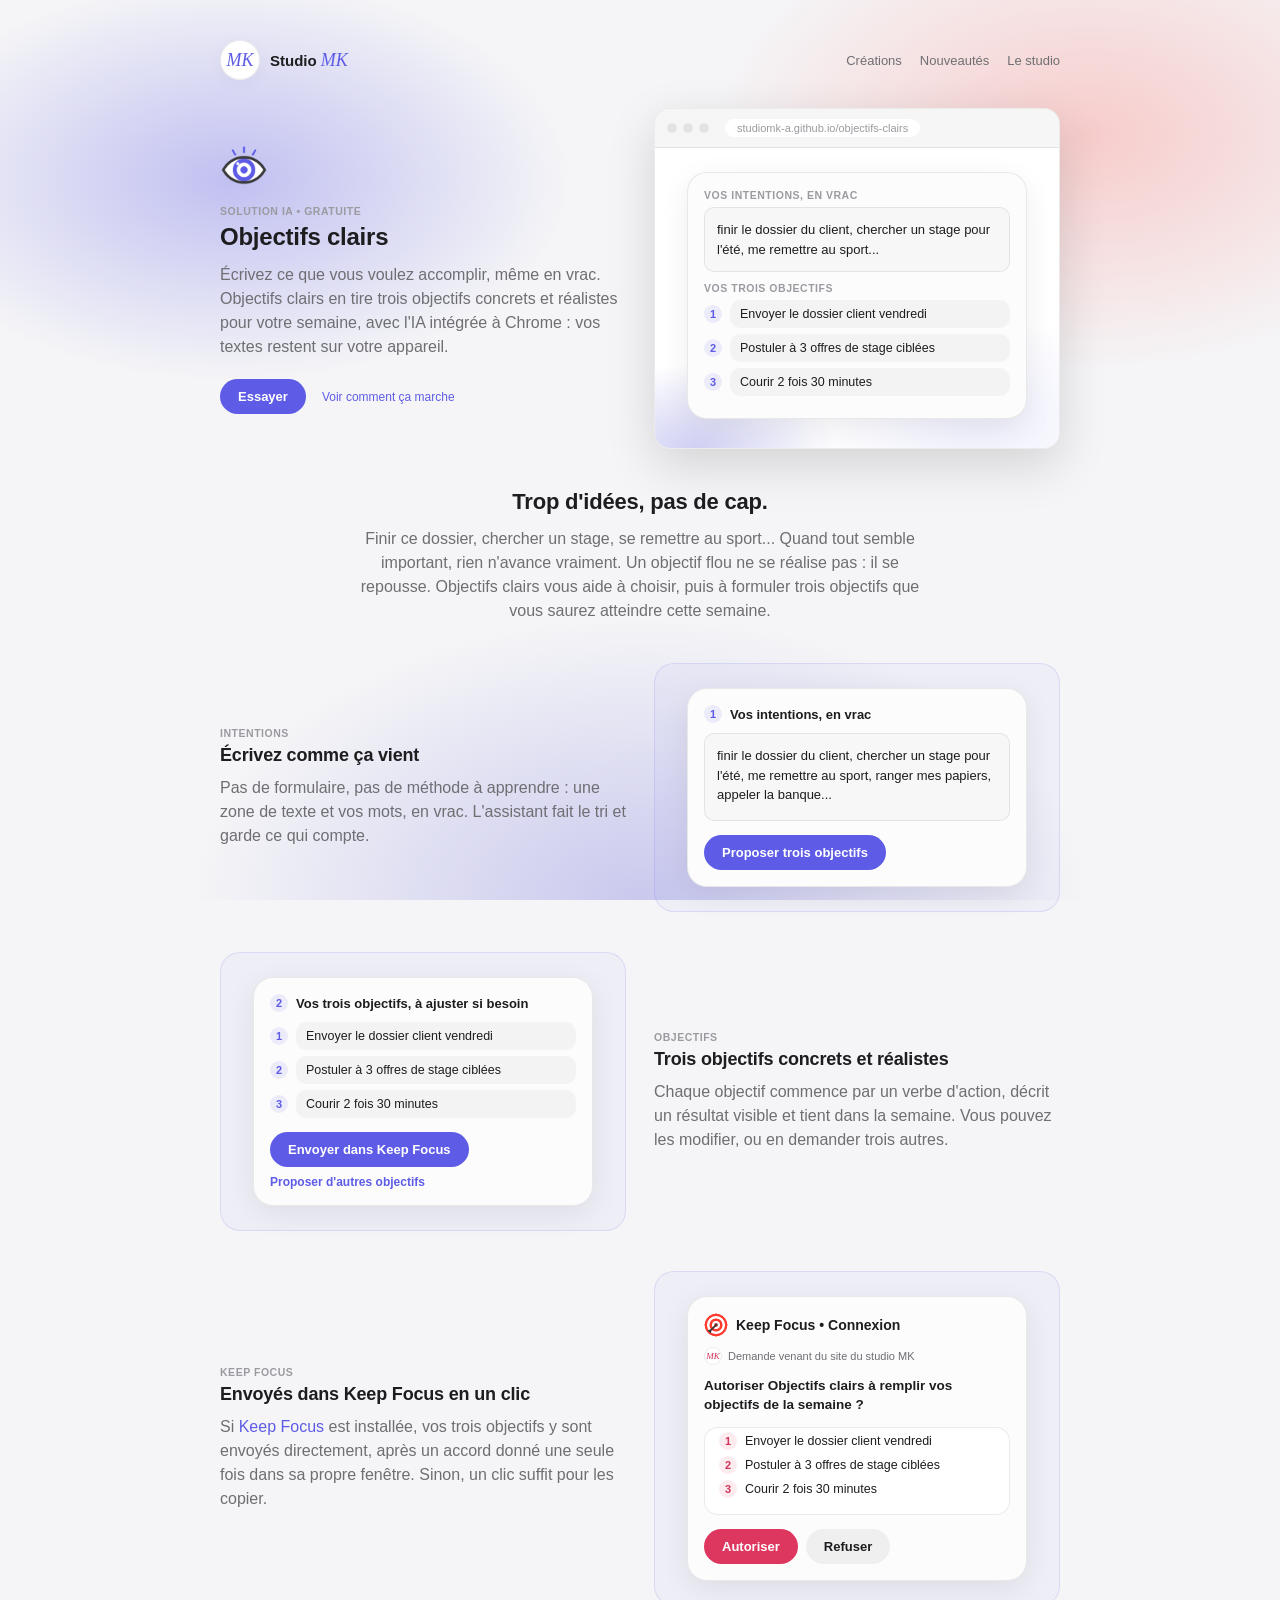
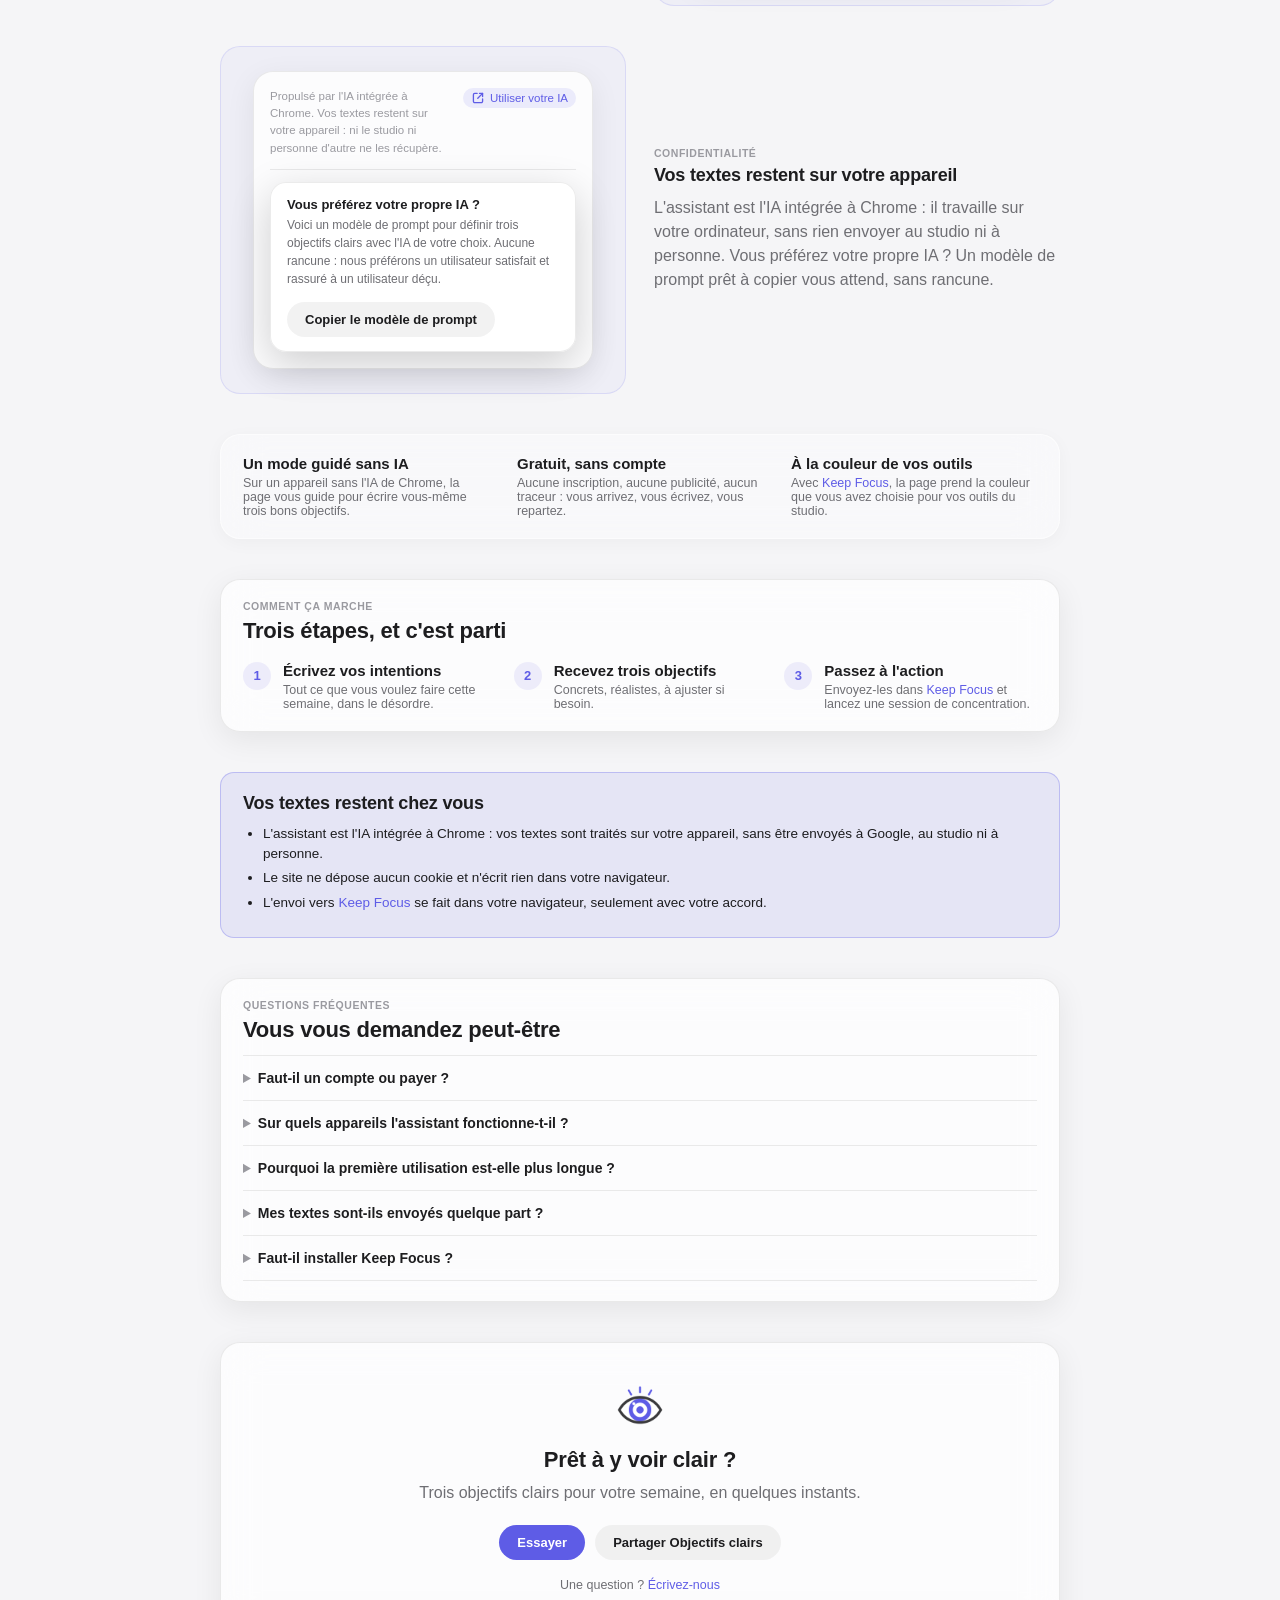
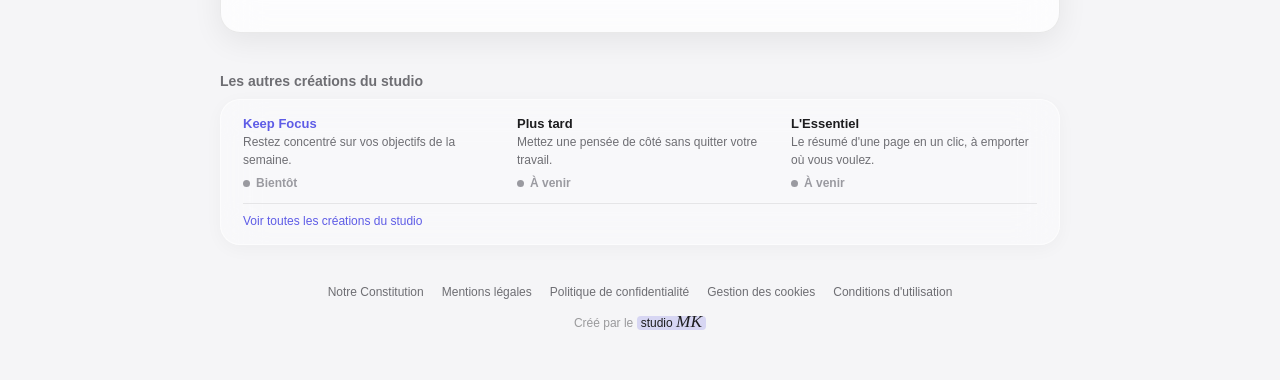
<file: creations/objectifs-clairs.html>
<!DOCTYPE html>
<html lang="fr">
<head>
  <meta charset="UTF-8" />
  <meta name="viewport" content="width=device-width, initial-scale=1" />
  <!-- Page générée par tools/build-pages.js à partir de js/projects.js : ne pas modifier à la main. -->
  <title>Objectifs clairs • Solution IA par Studio MK</title>
  <meta name="description" content="Décrivez ce que vous voulez accomplir, même en vrac. L'IA intégrée à Chrome en tire trois objectifs précis et réalistes pour la semaine, prêts à noter dans Keep Focus. Vos textes restent sur votre appareil." />
  <meta property="og:type" content="website" />
  <meta property="og:title" content="Objectifs clairs • Solution IA par Studio MK" />
  <meta property="og:description" content="Transformez une intention floue en trois objectifs concrets." />
  <meta property="og:url" content="https://studiomk-a.github.io/creations/objectifs-clairs.html" />
  <link rel="canonical" href="https://studiomk-a.github.io/creations/objectifs-clairs.html" />
  <link rel="icon" href="../assets/icons/objectifs-clairs/icon128.png" />
  <link rel="stylesheet" href="../docs/design-system/generated/tokens.css" />
  <link rel="stylesheet" href="../css/studio.css" />
  <link rel="stylesheet" href="../css/landing.css" />
  <style>
    :root {
      --color-accent: #5e5ce6;
      --color-accent-hover: #4f4dc1;
      --color-accent-text: #5e5ce6;
      --color-accent-contrast: #ffffff;
      --accent-rgb: 94, 92, 230;
    }
  </style>
  <script type="application/ld+json">{"@context":"https://schema.org","@type":"SoftwareApplication","name":"Objectifs clairs","description":"Décrivez ce que vous voulez accomplir, même en vrac. L'IA intégrée à Chrome en tire trois objectifs précis et réalistes pour la semaine, prêts à noter dans Keep Focus. Vos textes restent sur votre appareil.","applicationCategory":"BusinessApplication","operatingSystem":"Web","offers":{"@type":"Offer","price":"0","priceCurrency":"EUR"},"author":{"@type":"Organization","name":"Studio MK","email":"myrokova.a@gmail.com"}}</script>
</head>
<body>
  <div class="blob-backdrop" aria-hidden="true"></div>

  <div class="page">
    <header class="site-header">
      <a class="brand" href="../index.html">
        <span class="monogram" aria-hidden="true">MK</span>
        <span class="brand-name">Studio <span class="brand-mk">MK</span></span>
      </a>
      <nav class="site-nav" aria-label="Navigation principale">
        <a href="../index.html#creations">Créations</a>
        <a href="../nouveautes.html">Nouveautés</a>
        <a href="../studio.html">Le studio</a>
      </nav>
    </header>

    <main>
      <section class="hero" aria-labelledby="hero-title">
        <div class="hero-text">
          <img class="hero-icon" src="../assets/icons/objectifs-clairs/icon128.png" alt="" width="64" height="64" />
          <span class="label">Solution IA • Gratuite</span>
          <h1 id="hero-title" class="hero-title">Objectifs clairs</h1>
          <p class="body-large">Écrivez ce que vous voulez accomplir, même en vrac. Objectifs clairs en tire trois objectifs concrets et réalistes pour votre semaine, avec l'IA intégrée à Chrome : vos textes restent sur votre appareil.</p>
          <div class="cta-row"><a class="btn btn-primary" href="../objectifs-clairs.html">Essayer</a><a class="link" href="#fonctionnement">Voir comment ça marche</a></div>
          
        </div>
        <div class="hero-visual">
          <figure class="m-browser" role="img" aria-label="La page Objectifs clairs : des intentions écrites en vrac, et les trois objectifs proposés.">
  <div class="m-browser-bar" aria-hidden="true"><i></i><i></i><i></i><span class="m-url">studiomk-a.github.io/objectifs-clairs</span></div>
  <div class="m-browser-body m-oc-body" aria-hidden="true">
    <div class="m-card m-oc-card">
      <span class="m-label">Vos intentions, en vrac</span>
      <span class="m-textarea m-textarea-filled">finir le dossier du client, chercher un stage pour l'été, me remettre au sport...</span>
      <span class="m-label">Vos trois objectifs</span>
      <div class="m-goal"><span class="m-goal-index">1</span><span class="m-goal-field">Envoyer le dossier client vendredi</span></div>
      <div class="m-goal"><span class="m-goal-index">2</span><span class="m-goal-field">Postuler à 3 offres de stage ciblées</span></div>
      <div class="m-goal"><span class="m-goal-index">3</span><span class="m-goal-field">Courir 2 fois 30 minutes</span></div>
    </div>
  </div>
</figure>
        </div>
      </section>

      <section class="problem" aria-labelledby="problem-title">
        <h2 id="problem-title" class="section-heading">Trop d'idées, pas de cap.</h2>
        <p class="body-large">Finir ce dossier, chercher un stage, se remettre au sport... Quand tout semble important, rien n'avance vraiment. Un objectif flou ne se réalise pas : il se repousse. Objectifs clairs vous aide à choisir, puis à formuler trois objectifs que vous saurez atteindre cette semaine.</p>
      </section>

        <section class="feature" aria-labelledby="feature-0">
          <div class="feature-text">
            <span class="label">Intentions</span>
            <h2 id="feature-0" class="feature-title">Écrivez comme ça vient</h2>
            <p class="body-large">Pas de formulaire, pas de méthode à apprendre : une zone de texte et vos mots, en vrac. L'assistant fait le tri et garde ce qui compte.</p>
          </div>
          <div class="feature-visual">
            <figure class="m-stage" role="img" aria-label="La zone de texte où l'on écrit ses intentions en vrac.">
  <div class="m-card m-oc-card" aria-hidden="true">
    <span class="m-oc-step"><span class="m-goal-index">1</span>Vos intentions, en vrac</span>
    <span class="m-textarea m-textarea-filled m-textarea-tall">finir le dossier du client, chercher un stage pour l'été, me remettre au sport, ranger mes papiers, appeler la banque...</span>
    <div class="m-row"><span class="m-btn m-btn-primary">Proposer trois objectifs</span></div>
  </div>
</figure>
          </div>
        </section>

        <section class="feature feature-reverse" aria-labelledby="feature-1">
          <div class="feature-text">
            <span class="label">Objectifs</span>
            <h2 id="feature-1" class="feature-title">Trois objectifs concrets et réalistes</h2>
            <p class="body-large">Chaque objectif commence par un verbe d'action, décrit un résultat visible et tient dans la semaine. Vous pouvez les modifier, ou en demander trois autres.</p>
          </div>
          <div class="feature-visual">
            <figure class="m-stage" role="img" aria-label="Trois objectifs proposés, modifiables, avec le bouton pour les envoyer dans Keep Focus.">
  <div class="m-card m-oc-card" aria-hidden="true">
    <span class="m-oc-step"><span class="m-goal-index">2</span>Vos trois objectifs, à ajuster si besoin</span>
    <div class="m-goal"><span class="m-goal-index">1</span><span class="m-goal-field">Envoyer le dossier client vendredi</span></div>
    <div class="m-goal"><span class="m-goal-index">2</span><span class="m-goal-field">Postuler à 3 offres de stage ciblées</span></div>
    <div class="m-goal"><span class="m-goal-index">3</span><span class="m-goal-field">Courir 2 fois 30 minutes</span></div>
    <div class="m-row"><span class="m-btn m-btn-primary">Envoyer dans Keep Focus</span><span class="m-link m-link-inline">Proposer d'autres objectifs</span></div>
  </div>
</figure>
          </div>
        </section>

        <section class="feature" aria-labelledby="feature-2">
          <div class="feature-text">
            <span class="label">Keep Focus</span>
            <h2 id="feature-2" class="feature-title">Envoyés dans Keep Focus en un clic</h2>
            <p class="body-large">Si <a class="link" href="../creations/keep-focus.html">Keep Focus</a> est installée, vos trois objectifs y sont envoyés directement, après un accord donné une seule fois dans sa propre fenêtre. Sinon, un clic suffit pour les copier.</p>
          </div>
          <div class="feature-visual">
            <figure class="m-stage" role="img" aria-label="La fenêtre de Keep Focus qui demande l'autorisation de remplir les objectifs de la semaine.">
  <!-- La fenêtre appartient à Keep Focus : elle garde sa couleur (rose). -->
  <div class="m-card m-connect" aria-hidden="true" style="--color-accent:#de375f;--color-accent-hover:#ba2e50;--color-accent-text:#d3345a;--color-accent-contrast:#ffffff;--accent-rgb:222, 55, 95;--color-accent-soft:rgba(222, 55, 95, 0.1)">
    <div class="m-connect-head"><img src="../assets/icons/keep-focus/icon48.png" alt="" width="24" height="24" /><b>Keep Focus • Connexion</b></div>
    <p class="m-connect-origin"><span class="m-mono">MK</span>Demande venant du site du studio MK</p>
    <b class="m-connect-title">Autoriser Objectifs clairs à remplir vos objectifs de la semaine ?</b>
    <div class="m-inset">
      <div class="m-goal"><span class="m-goal-index">1</span><span class="m-goal-text">Envoyer le dossier client vendredi</span></div>
      <div class="m-goal"><span class="m-goal-index">2</span><span class="m-goal-text">Postuler à 3 offres de stage ciblées</span></div>
      <div class="m-goal"><span class="m-goal-index">3</span><span class="m-goal-text">Courir 2 fois 30 minutes</span></div>
    </div>
    <div class="m-row"><span class="m-btn m-btn-primary">Autoriser</span><span class="m-btn m-btn-secondary">Refuser</span></div>
  </div>
</figure>
          </div>
        </section>

        <section class="feature feature-reverse" aria-labelledby="feature-3">
          <div class="feature-text">
            <span class="label">Confidentialité</span>
            <h2 id="feature-3" class="feature-title">Vos textes restent sur votre appareil</h2>
            <p class="body-large">L'assistant est l'IA intégrée à Chrome : il travaille sur votre ordinateur, sans rien envoyer au studio ni à personne. Vous préférez votre propre IA ? Un modèle de prompt prêt à copier vous attend, sans rancune.</p>
          </div>
          <div class="feature-visual">
            <figure class="m-stage" role="img" aria-label="La mention de transparence et le panneau « Utiliser votre IA » avec le modèle de prompt à copier.">
  <div class="m-card m-oc-card" aria-hidden="true">
    <div class="m-oc-note">
      <span class="m-oc-note-text">Propulsé par l'IA intégrée à Chrome. Vos textes restent sur votre appareil : ni le studio ni personne d'autre ne les récupère.</span>
      <span class="m-oc-alt">
        <svg width="14" height="14" viewBox="0 0 16 16"><path d="M7 2.75H4.25a1.5 1.5 0 0 0-1.5 1.5v7.5a1.5 1.5 0 0 0 1.5 1.5h7.5a1.5 1.5 0 0 0 1.5-1.5V9" /><path d="M9.75 2.75h3.5v3.5" /><path d="M13.25 2.75 7.75 8.25" /></svg>
        Utiliser votre IA
      </span>
    </div>
    <div class="m-panel kf-glass-panel m-oc-panel">
      <b class="m-panel-title">Vous préférez votre propre IA ?</b>
      <span class="m-hint">Voici un modèle de prompt pour définir trois objectifs clairs avec l'IA de votre choix. Aucune rancune : nous préférons un utilisateur satisfait et rassuré à un utilisateur déçu.</span>
      <div class="m-row"><span class="m-btn m-btn-secondary">Copier le modèle de prompt</span></div>
    </div>
  </div>
</figure>
          </div>
        </section>

      <section class="extras kf-glass-soft" aria-label="Et aussi">
            <div class="extra">
              <h3 class="block-title">Un mode guidé sans IA</h3>
              <p class="hint">Sur un appareil sans l'IA de Chrome, la page vous guide pour écrire vous-même trois bons objectifs.</p>
            </div>
            <div class="extra">
              <h3 class="block-title">Gratuit, sans compte</h3>
              <p class="hint">Aucune inscription, aucune publicité, aucun traceur : vous arrivez, vous écrivez, vous repartez.</p>
            </div>
            <div class="extra">
              <h3 class="block-title">À la couleur de vos outils</h3>
              <p class="hint">Avec <a class="link" href="../creations/keep-focus.html">Keep Focus</a>, la page prend la couleur que vous avez choisie pour vos outils du studio.</p>
            </div>
      </section>

      <section id="fonctionnement" class="how card kf-glass-card" aria-labelledby="how-title">
        <span class="label">Comment ça marche</span>
        <h2 id="how-title" class="section-heading">Trois étapes, et c'est parti</h2>
        <ol class="steps">
            <li class="step">
              <span class="step-index" aria-hidden="true">1</span>
              <div>
                <h3 class="block-title">Écrivez vos intentions</h3>
                <p class="hint">Tout ce que vous voulez faire cette semaine, dans le désordre.</p>
              </div>
            </li>
            <li class="step">
              <span class="step-index" aria-hidden="true">2</span>
              <div>
                <h3 class="block-title">Recevez trois objectifs</h3>
                <p class="hint">Concrets, réalistes, à ajuster si besoin.</p>
              </div>
            </li>
            <li class="step">
              <span class="step-index" aria-hidden="true">3</span>
              <div>
                <h3 class="block-title">Passez à l'action</h3>
                <p class="hint">Envoyez-les dans <a class="link" href="../creations/keep-focus.html">Keep Focus</a> et lancez une session de concentration.</p>
              </div>
            </li>
        </ol>
      </section>

      <section class="privacy" aria-labelledby="privacy-title">
        <h2 id="privacy-title" class="section-heading">Vos textes restent chez vous</h2>
        <ul class="privacy-list">
              <li>L'assistant est l'IA intégrée à Chrome : vos textes sont traités sur votre appareil, sans être envoyés à Google, au studio ni à personne.</li>
              <li>Le site ne dépose aucun cookie et n'écrit rien dans votre navigateur.</li>
              <li>L'envoi vers <a class="link" href="../creations/keep-focus.html">Keep Focus</a> se fait dans votre navigateur, seulement avec votre accord.</li>
        </ul>
      </section>

      <section class="faq card kf-glass-card" aria-labelledby="faq-title">
        <span class="label">Questions fréquentes</span>
        <h2 id="faq-title" class="section-heading">Vous vous demandez peut-être</h2>
          <details class="faq-item">
            <summary>Faut-il un compte ou payer ?</summary>
            <p class="body">Non. Objectifs clairs est gratuit, sans compte, sans publicité.</p>
          </details>
          <details class="faq-item">
            <summary>Sur quels appareils l'assistant fonctionne-t-il ?</summary>
            <p class="body">Il demande Google Chrome à jour sur un ordinateur (Windows, macOS, Linux ou Chromebook Plus) assez récent : une carte graphique de plus de 4 Go de mémoire, ou 16 Go de mémoire vive, et 22 Go d'espace libre. Ailleurs, la page propose un mode guidé sans IA.</p>
          </details>
          <details class="faq-item">
            <summary>Pourquoi la première utilisation est-elle plus longue ?</summary>
            <p class="body">Chrome prépare l'assistant une seule fois (un téléchargement de plusieurs Go). Les fois suivantes, il est prêt tout de suite.</p>
          </details>
          <details class="faq-item">
            <summary>Mes textes sont-ils envoyés quelque part ?</summary>
            <p class="body">Non. Tout se passe sur votre appareil. Si vous choisissez « Utiliser votre IA », c'est vous qui collez le modèle de prompt dans l'IA de votre choix, avec ses propres règles de confidentialité.</p>
          </details>
          <details class="faq-item">
            <summary>Faut-il installer Keep Focus ?</summary>
            <p class="body">Non, Objectifs clairs fonctionne seul. <a class="link" href="../creations/keep-focus.html">Keep Focus</a> permet d'aller plus loin : vos objectifs restent sous vos yeux pendant vos sessions de concentration.</p>
          </details>
      </section>

      <section class="final-cta card kf-glass-card" aria-labelledby="cta-title">
        <img src="../assets/icons/objectifs-clairs/icon128.png" alt="" width="48" height="48" />
        <h2 id="cta-title" class="section-heading">Prêt à y voir clair ?</h2>
        <p class="body-large">Trois objectifs clairs pour votre semaine, en quelques instants.</p>
        <div class="cta-row cta-row-center">
            <a class="btn btn-primary" href="../objectifs-clairs.html">Essayer</a>
            <button class="btn btn-secondary" type="button" data-share data-share-title="Objectifs clairs">Partager Objectifs clairs</button>
          </div>
          <p class="hint cta-note" data-share-status>Une question ? <a class="link" href="mailto:myrokova.a@gmail.com?subject=Objectifs%20clairs">Écrivez-nous</a></p>
      </section>

      <section class="others" aria-labelledby="others-title">
        <h2 id="others-title" class="section-title-quiet">Les autres créations du studio</h2>
        <div class="others-box kf-glass-soft">
          <ul class="others-list">
            <li>
              <span class="others-name"><a class="link" href="../creations/keep-focus.html">Keep Focus</a></span>
              <p class="others-text">Restez concentré sur vos objectifs de la semaine.</p>
              <span class="status status-bientot">Bientôt</span>
            </li>
            <li>
              <span class="others-name">Plus tard</span>
              <p class="others-text">Mettez une pensée de côté sans quitter votre travail.</p>
              <span class="status status-avenir">À venir</span>
            </li>
            <li>
              <span class="others-name">L'Essentiel</span>
              <p class="others-text">Le résumé d'une page en un clic, à emporter où vous voulez.</p>
              <span class="status status-avenir">À venir</span>
            </li>
          </ul>
          <p class="others-more"><a class="link" href="../index.html#creations">Voir toutes les créations du studio</a></p>
        </div>
      </section>
    </main>

    <footer class="site-footer">
      <nav class="legal-nav" aria-label="Engagements et informations légales">
        <a href="../constitution.html">Notre Constitution</a>
        <a href="../mentions-legales.html">Mentions légales</a>
        <a href="../confidentialite.html">Politique de confidentialité</a>
        <a href="../cookies.html">Gestion des cookies</a>
        <a href="../cgu.html">Conditions d'utilisation</a>
      </nav>
      <p class="signature">Créé par le <a class="signature-mark" href="../studio.html">studio <span class="signature-mk">MK</span></a></p>
    </footer>
  </div>

  <script src="../js/landing.js"></script>
</body>
</html>
</file>
<file: docs/design-system/generated/tokens.css>
/* GÉNÉRÉ par tools/generate-tokens.js à partir de design-tokens.json. Ne pas modifier à la main. */
:root {
  --color-bg: #f5f5f7;
  --color-card-solid: #ffffff;
  --color-card: rgba(255, 255, 255, 0.72);
  --color-border: rgba(0, 0, 0, 0.08);
  --color-text: #1d1d1f;
  --color-text-secondary: #6e6e73;
  --color-text-tertiary: #9a9aa0;
  --color-fill-subtle: rgba(0, 0, 0, 0.035);
  --color-fill-field: rgba(0, 0, 0, 0.02);
  --color-fill-secondary: rgba(0, 0, 0, 0.05);
  --color-fill-secondary-hover: rgba(0, 0, 0, 0.08);
  --color-accent: #0071e3;
  --color-accent-hover: #005fbf;
  --color-accent-text: #0071e3;
  --color-accent-contrast: #ffffff;
  --accent-rgb: 0, 113, 227;
  --color-accent-soft: rgba(var(--accent-rgb), 0.1);
  --color-danger: #ff3b30;
  --color-danger-hover: #d70015;
  --color-danger-soft: rgba(255, 59, 48, 0.1);
  --color-danger-chip: rgba(255, 59, 48, 0.12);
  --color-switch-track: rgba(0, 0, 0, 0.18);
  --color-ring: rgba(0, 0, 0, 0.15);
  --color-success: #34c759;
  --color-warning-bg: rgba(255, 149, 0, 0.12);
  --color-warning-border: rgba(255, 149, 0, 0.35);
  --color-blob-danger: rgba(255, 59, 48, 0.22);
  --color-blob-indigo: rgba(88, 86, 214, 0.28);
  --glass-saturate: 180%;
  --radius-lg: 20px;
  --radius-panel: 16px;
  --radius-md: 14px;
  --radius-sm: 10px;
  --radius-quote: 4px;
  --radius-pill: 980px;
  --shadow-card: 0 8px 30px rgba(0, 0, 0, 0.07);
  --shadow-card-lg: 0 16px 50px rgba(0, 0, 0, 0.14);
  --shadow-soft: 0 4px 18px rgba(0, 0, 0, 0.035);
  --shadow-pill: 0 6px 20px rgba(0, 0, 0, 0.14);
  --shadow-pill-hover: 0 8px 24px rgba(0, 0, 0, 0.18);
  --shadow-panel: 0 12px 40px rgba(0, 0, 0, 0.18);
  --shadow-switch-thumb: 0 1px 3px rgba(0, 0, 0, 0.3);
  --font-family: -apple-system, BlinkMacSystemFont, "SF Pro Text", "SF Pro Display", "Segoe UI", Roboto, Helvetica, Arial, sans-serif;
  --col-main: 560px;
  --col-side: 300px;
  --col-gap: 28px;
  --side-pad: 18px;
  --motion-fast: 0.15s ease;
  --motion-press: 0.05s ease;
  --motion-switch: 0.2s ease;
  --motion-move: 0.25s ease;
  --glass-card-bg: rgba(255, 255, 255, 0.72);
  --glass-card-opaque: #fcfcfd;
  --glass-card-blur: 20px;
  --glass-card-border: rgba(0, 0, 0, 0.08);
  --glass-card-radius: 20px;
  --glass-card-shadow: 0 8px 30px rgba(0, 0, 0, 0.07);
  --glass-soft-bg: rgba(255, 255, 255, 0.34);
  --glass-soft-opaque: #f8f8fa;
  --glass-soft-blur: 20px;
  --glass-soft-border: rgba(255, 255, 255, 0.55);
  --glass-soft-radius: 20px;
  --glass-soft-shadow: 0 4px 18px rgba(0, 0, 0, 0.035);
  --glass-pill-bg: rgba(255, 255, 255, 0.82);
  --glass-pill-opaque: #fdfdfe;
  --glass-pill-blur: 16px;
  --glass-pill-border: rgba(0, 0, 0, 0.08);
  --glass-pill-radius: 980px;
  --glass-pill-shadow: 0 6px 20px rgba(0, 0, 0, 0.14);
  --glass-panel-bg: rgba(255, 255, 255, 0.92);
  --glass-panel-opaque: #fefefe;
  --glass-panel-blur: 20px;
  --glass-panel-border: rgba(0, 0, 0, 0.08);
  --glass-panel-radius: 16px;
  --glass-panel-shadow: 0 12px 40px rgba(0, 0, 0, 0.18);
}

/* Verre : une classe par niveau. */
.kf-glass-card {
  background: var(--glass-card-bg);
  backdrop-filter: blur(var(--glass-card-blur)) saturate(var(--glass-saturate));
  -webkit-backdrop-filter: blur(var(--glass-card-blur)) saturate(var(--glass-saturate));
  border: 1px solid var(--glass-card-border);
  border-radius: var(--glass-card-radius);
  box-shadow: var(--glass-card-shadow);
}

.kf-glass-soft {
  background: var(--glass-soft-bg);
  backdrop-filter: blur(var(--glass-soft-blur)) saturate(var(--glass-saturate));
  -webkit-backdrop-filter: blur(var(--glass-soft-blur)) saturate(var(--glass-saturate));
  border: 1px solid var(--glass-soft-border);
  border-radius: var(--glass-soft-radius);
  box-shadow: var(--glass-soft-shadow);
}

.kf-glass-pill {
  background: var(--glass-pill-bg);
  backdrop-filter: blur(var(--glass-pill-blur)) saturate(var(--glass-saturate));
  -webkit-backdrop-filter: blur(var(--glass-pill-blur)) saturate(var(--glass-saturate));
  border: 1px solid var(--glass-pill-border);
  border-radius: var(--glass-pill-radius);
  box-shadow: var(--glass-pill-shadow);
}

.kf-glass-panel {
  background: var(--glass-panel-bg);
  backdrop-filter: blur(var(--glass-panel-blur)) saturate(var(--glass-saturate));
  -webkit-backdrop-filter: blur(var(--glass-panel-blur)) saturate(var(--glass-saturate));
  border: 1px solid var(--glass-panel-border);
  border-radius: var(--glass-panel-radius);
  box-shadow: var(--glass-panel-shadow);
}

/* Repli opaque : navigateur sans backdrop-filter, préférence système 'réduire la transparence'
   (là où elle est supportée), ou classe .kf-no-blur posée sur <html> pour forcer et tester. */
@supports not ((backdrop-filter: blur(1px)) or (-webkit-backdrop-filter: blur(1px))) {
  .kf-glass-card { background: var(--glass-card-opaque); backdrop-filter: none; -webkit-backdrop-filter: none; }
  .kf-glass-soft { background: var(--glass-soft-opaque); backdrop-filter: none; -webkit-backdrop-filter: none; }
  .kf-glass-pill { background: var(--glass-pill-opaque); backdrop-filter: none; -webkit-backdrop-filter: none; }
  .kf-glass-panel { background: var(--glass-panel-opaque); backdrop-filter: none; -webkit-backdrop-filter: none; }
}
@media (prefers-reduced-transparency: reduce) {
  .kf-glass-card { background: var(--glass-card-opaque); backdrop-filter: none; -webkit-backdrop-filter: none; }
  .kf-glass-soft { background: var(--glass-soft-opaque); backdrop-filter: none; -webkit-backdrop-filter: none; }
  .kf-glass-pill { background: var(--glass-pill-opaque); backdrop-filter: none; -webkit-backdrop-filter: none; }
  .kf-glass-panel { background: var(--glass-panel-opaque); backdrop-filter: none; -webkit-backdrop-filter: none; }
}
.kf-no-blur .kf-glass-card { background: var(--glass-card-opaque); backdrop-filter: none; -webkit-backdrop-filter: none; }
.kf-no-blur .kf-glass-soft { background: var(--glass-soft-opaque); backdrop-filter: none; -webkit-backdrop-filter: none; }
.kf-no-blur .kf-glass-pill { background: var(--glass-pill-opaque); backdrop-filter: none; -webkit-backdrop-filter: none; }
.kf-no-blur .kf-glass-panel { background: var(--glass-panel-opaque); backdrop-filter: none; -webkit-backdrop-filter: none; }
</file>
<file: css/studio.css>
/* Studio MK • Créations
   Toutes les valeurs viennent de docs/design-system/generated/tokens.css.
   Espacements autorisés (px) : 2 3 4 6 8 10 12 14 16 18 20 22 24 28 40 44. */

* { box-sizing: border-box; }

html { scroll-behavior: smooth; }

body {
  margin: 0;
  font-family: var(--font-family);
  color: var(--color-text);
  background: var(--color-bg);
  -webkit-font-smoothing: antialiased;
}

/* 1. Fond à trois halos */
.blob-backdrop {
  position: fixed;
  inset: 0;
  z-index: -1;
  background:
    radial-gradient(38% 32% at 18% 20%, rgba(var(--accent-rgb), 0.35), transparent 70%),
    radial-gradient(42% 38% at 85% 15%, var(--color-blob-danger), transparent 70%),
    radial-gradient(50% 45% at 50% 100%, var(--color-blob-indigo), transparent 70%),
    var(--color-bg);
}

/* Groupe centré : 560 + 28 + 300 (même largeur que la page de réglages) */
.page {
  max-width: calc(var(--col-main) + var(--col-gap) + var(--col-side));
  margin: 0 auto;
  padding: 40px 24px 48px;
}

main { display: flex; flex-direction: column; gap: 18px; }

/* Typographie */
.page-title { margin: 0; font-size: 22px; font-weight: 700; letter-spacing: -0.01em; }
.block-title { margin: 0 0 4px; font-size: 15px; font-weight: 600; }
.section-title { margin: 0; font-size: 15px; font-weight: 600; }
.section-title-quiet { margin: 0 0 12px; font-size: 14px; font-weight: 600; color: var(--color-text-secondary); }
.body { margin: 0; font-size: 13.5px; line-height: 1.5; }
.hint { margin: 0; font-size: 12.5px; color: var(--color-text-secondary); }
.label { display: block; margin: 0 0 6px; font-size: 10.5px; font-weight: 700; color: var(--color-text-tertiary); text-transform: uppercase; letter-spacing: 0.05em; }
.tabular { font-variant-numeric: tabular-nums; }
.visually-hidden { position: absolute; width: 1px; height: 1px; overflow: hidden; clip: rect(0 0 0 0); white-space: nowrap; }

/* 2. En-tête */
.site-header { display: flex; align-items: center; flex-wrap: wrap; gap: 12px; margin-bottom: 24px; }
/* Le nom et le sous-titre gardent leur largeur ; le menu passe dessous plutôt que de se tasser. */
.site-header > div { flex: 1 1 240px; min-width: 0; }
.site-header > .site-nav { flex: none; }
.monogram {
  flex-shrink: 0;
  width: 40px;
  height: 40px;
  border-radius: 50%;
  display: flex;
  align-items: center;
  justify-content: center;
  background: var(--color-card-solid);
  border: 1px solid var(--color-border);
  box-shadow: var(--shadow-soft);
  color: var(--color-accent-text);
  font-family: "Apple Chancery", "Snell Roundhand", "Monotype Corsiva", "Lucida Calligraphy", "Segoe Script", cursive;
  font-style: italic;
  font-size: 18px;
}

/* « MK » du nom du studio : même écriture manuscrite que la signature (DESIGN §6.1) */
.brand-mk {
  font-family: "Apple Chancery", "Snell Roundhand", "Monotype Corsiva", "Lucida Calligraphy", "Segoe Script", cursive;
  font-style: italic;
  font-weight: 400;
  font-size: 1.2em;
  line-height: 1;
  letter-spacing: 0;
  color: var(--color-accent-text);
}

.site-nav { margin-left: auto; display: flex; flex-wrap: wrap; gap: 6px 18px; }
.site-nav a { font-size: 13px; font-weight: 500; white-space: nowrap; color: var(--color-text-secondary); text-decoration: none; transition: color var(--motion-fast); }
.site-nav a:hover, .site-nav a[aria-current="page"] { color: var(--color-accent-text); }

/* Cartes */
.card { padding: 20px 22px; }

/* 3. Introduction */
.intro .body { margin-top: 12px; color: var(--color-text); }
.intro-footer { display: flex; align-items: center; justify-content: space-between; gap: 12px; margin-top: 16px; flex-wrap: wrap; }
.counter { font-size: 12px; font-weight: 600; color: var(--color-text-secondary); }

/* Boutons (DESIGN §5.1) */
.btn {
  appearance: none;
  display: inline-flex;
  align-items: center;
  justify-content: center;
  border: none;
  border-radius: var(--radius-pill);
  font-family: inherit;
  font-size: 13px;
  font-weight: 600;
  padding: 10px 18px;
  text-decoration: none;
  cursor: pointer;
  transition: background-color var(--motion-fast), transform var(--motion-press);
}
.btn:active { transform: scale(0.98); }
.btn:disabled { opacity: 0.45; cursor: not-allowed; }
.btn-primary { background: var(--color-accent); color: var(--color-accent-contrast); }
.btn-primary:hover { background: var(--color-accent-hover); }
.btn-secondary { background: var(--color-fill-secondary); color: var(--color-text); }
.btn-secondary:hover:not(:disabled) { background: var(--color-fill-secondary-hover); }

.link { font-size: 12px; color: var(--color-accent-text); text-decoration: none; }
/* Un lien dans une phrase prend la taille du texte qui l'entoure (mentions de pages, DESIGN §8 règle 10). */
p .link, li .link, dd .link, blockquote .link, .others-text .link { font-size: inherit; }
.link:hover { text-decoration: underline; }
.link-quiet { color: var(--color-text-tertiary); }

/* Focus visible (DESIGN §9.2) */
:where(a, button, input):focus-visible { outline: 2px solid var(--color-accent-soft); outline-offset: 2px; }

/* 4. Filtres et recherche */
.toolbar { display: flex; align-items: center; justify-content: space-between; gap: 12px; flex-wrap: wrap; }
.filters { display: flex; flex-wrap: wrap; gap: 8px; }
.filter {
  appearance: none;
  min-height: 28px;
  padding: 6px 14px;
  border: none;
  border-radius: var(--radius-pill);
  background: var(--color-fill-secondary);
  color: var(--color-text);
  font-family: inherit;
  font-size: 12px;
  font-weight: 600;
  cursor: pointer;
  transition: background-color var(--motion-fast), color var(--motion-fast);
}
.filter:hover { background: var(--color-fill-secondary-hover); }
.filter[aria-pressed="true"] { background: var(--color-accent-soft); color: var(--color-accent-text); }

.field {
  width: 220px;
  padding: 7px 10px;
  border: 1px solid var(--color-border);
  border-radius: var(--radius-sm);
  background: var(--color-card-solid);
  font-family: inherit;
  font-size: 12.5px;
  color: var(--color-text);
}
.field::placeholder { color: var(--color-text-tertiary); }
.field:focus { outline: 2px solid var(--color-accent-soft); }

/* 5. Grille des créations */
.section-head { display: flex; align-items: baseline; justify-content: space-between; gap: 12px; margin: 10px 0 12px; }
.project-grid {
  display: grid;
  grid-template-columns: repeat(auto-fill, minmax(260px, 1fr));
  gap: 18px;
}

/* Carte projet : surface OPAQUE (pas de verre dans une grille répétée) */
.project {
  display: flex;
  flex-direction: column;
  gap: 12px;
  padding: 20px 22px;
  background: var(--glass-card-opaque);
  border: 1px solid var(--color-border);
  border-radius: var(--radius-lg);
  box-shadow: var(--shadow-card);
}
.project[hidden] { display: none; }
.project-head { display: flex; align-items: center; gap: 12px; }
.project-name-link { color: inherit; text-decoration: none; }
.project-name-link:hover { color: var(--color-accent-text); }
.project-icon {
  flex-shrink: 0;
  width: 48px;
  height: 48px;
  border-radius: var(--radius-sm);
  display: flex;
  align-items: center;
  justify-content: center;
  background: var(--color-accent-soft);
  color: var(--color-accent-text);
  font-size: 18px;
  font-weight: 700;
}
.project-icon img { width: 48px; height: 48px; display: block; }
.project-icon.has-image { background: none; }
.project-name { margin: 0; font-size: 15px; font-weight: 600; }
.project-type { margin: 2px 0 0; }
.project-tagline { margin: 0; font-size: 13.5px; line-height: 1.5; }
.project-desc { flex: 1; }
.project-foot { display: flex; align-items: center; justify-content: space-between; gap: 8px; flex-wrap: wrap; }
.project-links { display: flex; align-items: center; gap: 12px; flex-wrap: wrap; }

.badge-example {
  margin-left: 6px;
  padding: 2px 8px;
  border-radius: 999px;
  background: var(--color-fill-secondary);
  color: var(--color-text-secondary);
  font-size: 10.5px;
  font-weight: 600;
  letter-spacing: 0;
  text-transform: none;
}

/* Statut : point de 7 px + texte 12 / 600 (DESIGN §5.5). Jamais de rouge ici. */
.status { display: inline-flex; align-items: center; gap: 6px; font-size: 12px; font-weight: 600; color: var(--color-text-tertiary); }
.status::before { content: ""; width: 7px; height: 7px; border-radius: 50%; background: currentColor; }
.status-disponible { color: var(--color-text); }
.status-disponible::before { background: var(--color-success); }
.status-dev { color: var(--color-accent-text); }

.empty-state {
  margin: 0;
  padding: 12px 16px;
  border-radius: var(--radius-md);
  background: var(--color-fill-subtle);
  font-size: 13px;
  color: var(--color-text-secondary);
  text-align: center;
}

/* 6. Contact */
.contact { margin-top: 10px; }
.contact-box { display: flex; align-items: center; justify-content: space-between; gap: 16px; flex-wrap: wrap; }
.contact-action { display: flex; flex-direction: column; align-items: flex-end; gap: 4px; }

.contact-mail { font-size: 12px; color: var(--color-text-secondary); }

/* 7. Pied de page : liens légaux + signature */
.site-footer { margin-top: 40px; display: flex; flex-direction: column; align-items: center; gap: 12px; }
.legal-nav { display: flex; flex-wrap: wrap; justify-content: center; gap: 6px 18px; }
.legal-nav a { font-size: 12px; color: var(--color-text-secondary); text-decoration: none; }
.legal-nav a:hover { color: var(--color-accent-text); text-decoration: underline; }
.legal-nav a[aria-current="page"] { color: var(--color-accent-text); font-weight: 600; }
.signature { margin: 0; text-align: center; font-size: 12px; color: rgba(29, 29, 31, 0.42); }
.signature-mark { padding: 0 4px; border-radius: var(--radius-quote); background: rgba(var(--accent-rgb), 0.2); color: var(--color-text); text-decoration: none; transition: background-color var(--motion-fast); }
a.signature-mark:hover { background: rgba(var(--accent-rgb), 0.28); }
/* Mention « studio MK » dans un texte (DESIGN §7.1) : même rendu partout, quel que soit le style des liens autour. */
.legal-doc a.signature-mark, .body a.signature-mark, .body-large a.signature-mark, .hint a.signature-mark, p a.signature-mark, h1 a.signature-mark, h2 a.signature-mark, h3 a.signature-mark { color: var(--color-text); text-decoration: none; }
.signature a.signature-mark { color: var(--color-text); }
.signature-mk {
  font-family: "Apple Chancery", "Snell Roundhand", "Monotype Corsiva", "Lucida Calligraphy", "Segoe Script", cursive;
  font-style: italic;
  font-size: 1.45em;
}

/* Pages légales : colonne principale 560 + sommaire 300 (grille de la page de réglages) */
.back-link { display: inline-block; margin-bottom: 18px; }
.legal-layout {
  display: grid;
  grid-template-columns: var(--col-main) var(--col-side);
  gap: var(--col-gap);
  align-items: start;
}
.legal-doc { padding: 40px; min-width: 0; }
.legal-doc h1 { margin: 0 0 4px; font-size: 22px; font-weight: 700; letter-spacing: -0.01em; }
.legal-doc .updated { margin: 0 0 20px; }
.legal-doc h2 { margin: 28px 0 8px; font-size: 15px; font-weight: 600; scroll-margin-top: 24px; }
.legal-doc h3 { margin: 16px 0 6px; font-size: 14px; font-weight: 600; color: var(--color-text-secondary); }
.legal-doc p, .legal-doc li { font-size: 13.5px; line-height: 1.5; }
.legal-doc p { margin: 0 0 10px; }
.legal-doc ul { margin: 0 0 10px; padding-left: 20px; }
.legal-doc li { margin-bottom: 4px; }
.legal-doc a { color: var(--color-accent-text); }
.legal-doc dl { margin: 0 0 10px; display: grid; grid-template-columns: max-content 1fr; gap: 6px 16px; font-size: 13.5px; line-height: 1.5; }
.legal-doc dt { color: var(--color-text-secondary); }
.legal-doc dd { margin: 0; }
.legal-doc table { width: 100%; border-collapse: collapse; margin: 0 0 10px; font-size: 12.5px; }
.legal-doc th, .legal-doc td { padding: 8px 10px; border-bottom: 1px solid var(--color-border); text-align: left; vertical-align: top; }
.legal-doc th { font-size: 10.5px; font-weight: 700; color: var(--color-text-tertiary); text-transform: uppercase; letter-spacing: 0.05em; }
.table-scroll { overflow-x: auto; }
.legal-actions { display: flex; flex-wrap: wrap; gap: 10px; margin: 16px 0 10px; }

.legal-toc { position: sticky; top: 24px; padding: 20px 22px; }
.legal-toc ol { margin: 0; padding-left: 18px; font-size: 12px; line-height: 1.6; }
.legal-toc a { color: var(--color-text-secondary); text-decoration: none; }
.legal-toc a:hover { color: var(--color-accent-text); text-decoration: underline; }

/* Bandeaux (DESIGN §5.6) */
.banner { margin: 0 0 20px; padding: 12px 16px; border-radius: var(--radius-md); font-size: 13px; line-height: 1.5; }
.banner-warning { background: var(--color-warning-bg); border: 1px solid var(--color-warning-border); }
.banner-welcome { background: var(--color-accent-soft); border: 1px solid rgba(var(--accent-rgb), 0.3); }

/* Information encore inconnue : signalée, jamais inventée (DESIGN §8.8) */
.todo { padding: 0 4px; border-radius: var(--radius-quote); background: var(--color-warning-bg); color: var(--color-text-secondary); font-style: italic; }

/* Une colonne sous 980 px */
@media (max-width: 980px) {
  .page { max-width: calc(var(--col-main) + 48px); }
  .legal-layout { grid-template-columns: 1fr; }
  .legal-toc { position: static; order: -1; }
}
@media (max-width: 600px) {
  .legal-doc { padding: 20px 22px; }
  .legal-doc dl { grid-template-columns: 1fr; gap: 2px; }
  .legal-doc dd { margin-bottom: 8px; }
}
@media (max-width: 600px) {
  .toolbar { flex-direction: column; align-items: stretch; }
  .field { width: 100%; }
  .contact-action { align-items: flex-start; }
}

@media (prefers-reduced-motion: reduce) {
  html { scroll-behavior: auto; }
  .btn, .filter { transition: none; }
  .btn:active { transform: none; }
}
</file>
<file: css/landing.css>
/* Studio MK • Pages dédiées (creations/*.html), en complément de studio.css.
   Uniquement des valeurs de docs/design-system/design-tokens.json. */

main { gap: 40px; }

/* En-tête */
.site-header { justify-content: space-between; margin-bottom: 28px; }
.brand { display: inline-flex; align-items: center; gap: 10px; color: var(--color-text); text-decoration: none; }
.brand-name { font-size: 15px; font-weight: 600; }
.back-link-inline { white-space: nowrap; }

/* Typographie propre aux pages dédiées */
.hero-title { margin: 6px 0 12px; font-size: 24px; font-weight: 700; letter-spacing: -0.01em; }
.section-heading { margin: 0 0 12px; font-size: 22px; font-weight: 700; letter-spacing: -0.01em; }
.feature-title { margin: 6px 0 10px; font-size: 18px; font-weight: 700; letter-spacing: -0.01em; }
.body-large { margin: 0; font-size: 16px; line-height: 1.5; color: var(--color-text-secondary); }

/* Accroche */
.hero { display: grid; grid-template-columns: 1fr 1fr; gap: 28px; align-items: center; }
.hero-icon { display: block; width: 48px; height: 48px; margin-bottom: 14px; }
.cta-row { display: flex; align-items: center; flex-wrap: wrap; gap: 16px; margin-top: 20px; }
.cta-row-center { justify-content: center; gap: 10px; }
.cta-note { margin-top: 10px; }

/* Problème */
.problem { max-width: var(--col-main); margin: 0 auto; text-align: center; }

/* Fonctionnalités : texte + visuel, en alternance */
.feature { display: grid; grid-template-columns: 1fr 1fr; gap: 28px; align-items: center; }
.feature-reverse .feature-text { order: 2; }
.feature-visual { min-width: 0; }

/* Et aussi : une seule surface discrète */
.extras { display: grid; grid-template-columns: repeat(3, 1fr); gap: 28px; padding: 20px 22px; }
.extras .hint { margin-top: 4px; }

/* Comment ça marche */
.how .section-heading { margin-bottom: 18px; }
.steps { list-style: none; margin: 0; padding: 0; display: grid; grid-template-columns: repeat(3, 1fr); gap: 18px; }
.step { display: flex; align-items: flex-start; gap: 12px; }
.step .hint { margin-top: 4px; }
.step-index {
  flex-shrink: 0;
  width: 28px;
  height: 28px;
  border-radius: 50%;
  display: flex;
  align-items: center;
  justify-content: center;
  background: var(--color-accent-soft);
  color: var(--color-accent-text);
  font-size: 13px;
  font-weight: 700;
}

/* Vos données : bandeau d'accueil (DESIGN §5.6) */
.privacy { padding: 20px 22px; border-radius: var(--radius-md); background: var(--color-accent-soft); border: 1px solid rgba(var(--accent-rgb), 0.3); }
.privacy .section-heading { font-size: 18px; margin-bottom: 10px; }
.privacy-list { margin: 0; padding-left: 20px; font-size: 13.5px; line-height: 1.5; }
.privacy-list li { margin-bottom: 4px; }
.privacy-policy { margin: 10px 0 0; font-size: 13.5px; }

/* Questions fréquentes */
.faq-item { border-top: 1px solid var(--color-border); }
.faq-item:last-child { border-bottom: 1px solid var(--color-border); }
.faq-item summary { padding: 14px 0; font-size: 14px; font-weight: 600; cursor: pointer; }
.faq-item summary::marker { color: var(--color-text-tertiary); }
.faq-item summary:hover { color: var(--color-accent-text); }
.faq-item .body { margin: 0 0 14px; color: var(--color-text-secondary); }

/* Appel à l'action final */
.final-cta { display: flex; flex-direction: column; align-items: center; text-align: center; gap: 8px; padding: 40px; }
.final-cta .section-heading { margin: 8px 0 0; }
.final-cta .cta-row { margin-top: 12px; }
.final-cta a.link { font-size: inherit; }

/* ---------- Reproductions de l'interface (visuels) ---------- */

.m-stage {
  margin: 0;
  display: flex;
  justify-content: center;
  padding: 24px;
  border-radius: var(--radius-lg);
  background: rgba(var(--accent-rgb), 0.045);
  border: 1px solid rgba(var(--accent-rgb), 0.14);
}

.m-label { display: block; margin: 10px 0 6px; font-size: 10.5px; font-weight: 700; color: var(--color-text-tertiary); text-transform: uppercase; letter-spacing: 0.05em; }
.m-hint { display: block; font-size: 12px; color: var(--color-text-secondary); }
.m-list { margin: 0; padding-left: 16px; font-size: 12px; line-height: 1.6; }
.m-link { display: block; margin-top: 10px; font-size: 12px; font-weight: 600; color: var(--color-accent-text); }
.m-sep { margin: 12px 0 0; border: none; border-top: 1px solid var(--color-border); }
.m-count { display: block; font-size: 30px; font-weight: 700; letter-spacing: 0.03em; color: var(--color-danger); font-variant-numeric: tabular-nums; }
.m-count-sm { font-size: 20px; margin-bottom: 2px; }

/* Fenêtre de navigateur (visuel d'accroche) */
.m-browser { margin: 0; border-radius: var(--radius-panel); border: 1px solid var(--color-border); background: var(--color-card-solid); box-shadow: var(--shadow-card-lg); overflow: hidden; }
.m-browser-bar { display: flex; align-items: center; gap: 6px; padding: 10px 12px; background: var(--color-fill-subtle); border-bottom: 1px solid var(--color-border); }
.m-browser-bar i { width: 10px; height: 10px; border-radius: 50%; background: var(--color-fill-secondary-hover); }
.m-url { margin-left: 10px; padding: 3px 12px; border-radius: 999px; background: var(--color-card-solid); font-size: 11px; color: var(--color-text-tertiary); }
.m-browser-body { position: relative; min-height: 300px; padding: 24px; background:
  radial-gradient(60% 50% at 80% 90%, rgba(var(--accent-rgb), 0.1), transparent 70%),
  radial-gradient(50% 40% at 10% 100%, var(--color-blob-indigo), transparent 70%); }
.m-skeleton { padding-top: 44px; }
.m-skeleton b { display: block; height: 10px; margin-bottom: 12px; border-radius: 999px; background: var(--color-fill-secondary); }
.m-widget { position: absolute; top: 16px; left: 16px; }
.m-widget-static { position: static; }

/* Pastille et panneau (DESIGN §5.8) */
.m-pill { display: inline-flex; align-items: center; white-space: nowrap; }
.m-pill-label { padding: 7px 12px; font-size: 12px; font-weight: 500; }
.m-handle { display: inline-flex; width: 28px; height: 28px; margin-right: 3px; align-items: center; justify-content: center; }
.m-arrow { fill: none; stroke: var(--color-text-tertiary); stroke-width: 1.1; stroke-linejoin: round; opacity: 0.4; }
.m-arrow-next { stroke: var(--color-accent); fill: rgba(var(--accent-rgb), 0.2); opacity: 1; }
.m-chip { margin-left: 8px; padding: 2px 8px; border-radius: 999px; background: rgba(var(--accent-rgb), 0.12); color: var(--color-accent-text); font-size: 11.5px; font-weight: 600; letter-spacing: 0.02em; font-variant-numeric: tabular-nums; }
.m-panel { width: 260px; margin-top: 8px; padding: 14px 16px; }
.m-panel-title { display: block; font-size: 13px; font-weight: 700; }

/* Cartes d'interface (popup, blocage, arrêt) : surfaces opaques */
.m-card { padding: 16px; border-radius: var(--radius-lg); border: 1px solid var(--color-border); background: var(--glass-card-opaque); box-shadow: var(--shadow-card); }
.m-popup { width: 320px; max-width: 100%; }
.m-popup-title { display: block; font-size: 18px; font-weight: 700; letter-spacing: -0.01em; }
.m-inset { margin-top: 12px; padding: 4px 14px 10px; border-radius: var(--radius-md); background: var(--color-card-solid); border: 1px solid var(--color-border); }
.m-inset-left { text-align: left; }
.m-goal { display: flex; align-items: center; gap: 8px; margin-bottom: 6px; }
.m-goal-index { flex-shrink: 0; width: 18px; height: 18px; border-radius: 50%; background: var(--color-accent-soft); color: var(--color-accent-text); font-size: 11px; font-weight: 700; display: flex; align-items: center; justify-content: center; }
.m-goal-field { flex: 1; min-width: 0; padding: 7px 10px; border-radius: var(--radius-sm); background: var(--color-fill-subtle); font-size: 12.5px; white-space: nowrap; overflow: hidden; text-overflow: ellipsis; }
.m-presets { display: grid; grid-template-columns: 1fr 1fr; gap: 8px; margin-top: 12px; }
.m-presets span { padding: 10px; border-radius: var(--radius-sm); border: 1px solid var(--color-border); background: var(--color-card-solid); text-align: center; font-size: 13px; font-weight: 600; }
.m-custom { display: flex; align-items: center; gap: 8px; margin-top: 12px; }
.m-field { padding: 8px 10px; border-radius: var(--radius-sm); border: 1px solid var(--color-border); background: var(--color-card-solid); font-size: 12.5px; }
.m-custom .m-btn { margin-left: auto; }
.m-details { display: block; margin-top: 12px; padding: 10px 14px; border-radius: var(--radius-sm); border: 1px solid var(--color-border); background: var(--color-card-solid); font-size: 10.5px; font-weight: 700; color: var(--color-text-tertiary); text-transform: uppercase; letter-spacing: 0.05em; }

.m-btn { display: inline-flex; align-items: center; justify-content: center; padding: 10px 18px; border-radius: var(--radius-pill); font-size: 13px; font-weight: 600; white-space: nowrap; }
.m-btn-primary { background: var(--color-accent); color: var(--color-accent-contrast); }
.m-btn-secondary { background: var(--color-fill-secondary); color: var(--color-text); }
.m-btn-danger-off { background: var(--color-danger-soft); color: rgba(255, 59, 48, 0.5); }

.m-blocked { width: 320px; max-width: 100%; text-align: center; }
.m-blocked-icon { display: block; width: 48px; height: 48px; margin: 4px auto 8px; }
.m-blocked-title { display: block; font-size: 18px; font-weight: 700; letter-spacing: -0.01em; margin-bottom: 4px; }
.m-message { margin: 12px 0 10px; padding: 12px 14px; border-radius: var(--radius-md); background: var(--color-danger-soft); font-size: 13.5px; line-height: 1.5; text-align: left; }

.m-step { width: 100%; max-width: 440px; padding: 22px; }
.m-eyebrow { display: block; font-size: 12px; font-weight: 700; color: var(--color-danger); text-transform: uppercase; letter-spacing: 0.06em; }
.m-step-title { display: block; margin: 6px 0 4px; font-size: 18px; font-weight: 700; letter-spacing: -0.01em; }
.m-quote { margin: 12px 0; padding: 12px 14px; border-left: 4px solid var(--color-accent); border-radius: var(--radius-quote); background: var(--color-accent-soft); font-size: 13.5px; line-height: 1.5; font-style: italic; }
.m-textarea { display: block; min-height: 64px; padding: 12px; border-radius: var(--radius-sm); border: 1px solid var(--color-border); background: var(--color-fill-field); font-size: 13px; color: var(--color-text-tertiary); }
.m-row { display: flex; flex-wrap: wrap; gap: 8px; margin-top: 14px; }

/* ---------- Page « Le studio » ---------- */

.centered { text-align: center; }

/* Visuel d'accroche : monogramme et principes */
.studio-visual {
  position: relative;
  margin: 0;
  height: 320px;
  border-radius: var(--radius-lg);
  border: 1px solid rgba(var(--accent-rgb), 0.14);
  background:
    radial-gradient(45% 45% at 30% 30%, rgba(var(--accent-rgb), 0.35), transparent 70%),
    radial-gradient(45% 45% at 75% 70%, var(--color-blob-indigo), transparent 70%),
    radial-gradient(35% 35% at 80% 20%, var(--color-blob-danger), transparent 70%),
    rgba(var(--accent-rgb), 0.045);
  overflow: hidden;
}
.studio-mark {
  position: absolute;
  top: 50%;
  left: 50%;
  width: 128px;
  height: 128px;
  transform: translate(-50%, -50%);
  border-radius: 50%;
  display: flex;
  align-items: center;
  justify-content: center;
  font-family: "Apple Chancery", "Snell Roundhand", "Monotype Corsiva", "Lucida Calligraphy", "Segoe Script", cursive;
  font-style: italic;
  font-size: 40px;
  color: var(--color-accent-text);
}
.studio-chip { position: absolute; padding: 7px 14px; font-size: 12px; font-weight: 600; white-space: nowrap; }
.chip-1 { top: 16%; left: 12%; }
.chip-2 { top: 20%; right: 10%; }
.chip-3 { bottom: 18%; left: 16%; }
.chip-4 { bottom: 14%; right: 14%; }

/* L'histoire : chapitres reliés par un filet */
.story .section-heading { margin-bottom: 20px; }
.story-list { list-style: none; margin: 0; padding: 0 0 0 28px; border-left: 2px solid rgba(var(--accent-rgb), 0.2); margin-left: 6px; }
.chapter { position: relative; padding-bottom: 22px; }
.chapter:last-child { padding-bottom: 0; }
.chapter-dot { position: absolute; left: -36px; top: 10px; width: 14px; height: 14px; border-radius: 50%; background: var(--color-accent); box-shadow: 0 0 0 4px var(--color-accent-soft); }
.chapter .m-label { margin: 6px 0 4px; }
.chapter .block-title { margin-bottom: 6px; }
.chapter .link { font-size: inherit; }

/* Principes : une seule surface discrète */
.principles { display: grid; grid-template-columns: 1fr 1fr; gap: 22px 28px; padding: 20px 22px; }
.principle .hint { margin-top: 4px; }

/* Méthode */
.steps-4 { grid-template-columns: repeat(2, 1fr); gap: 18px 28px; }
.method-note { margin-top: 18px; padding-top: 14px; border-top: 1px solid var(--color-border); }

/* Famille d'outils */
.family-card { width: 320px; max-width: 100%; }
.swatch-row { display: flex; flex-wrap: wrap; gap: 8px; margin-bottom: 4px; }
.swatch-row i { width: 22px; height: 22px; border-radius: 50%; border: 2px solid #fff; box-shadow: 0 0 0 1px var(--color-ring); }
.swatch-row i:first-child { box-shadow: 0 0 0 2px var(--color-text); }

/* Première création */
.first-card { width: 320px; max-width: 100%; color: inherit; text-decoration: none; transition: box-shadow var(--motion-fast); }
.first-card:hover { box-shadow: var(--shadow-card-lg); }

/* Mot signé : citation avec filet (DESIGN §5.6) */
.signed-note { max-width: var(--col-main); margin: 0 auto; }
.quote-note { margin: 0; padding: 16px 18px; border-left: 4px solid var(--color-accent); border-radius: var(--radius-quote); background: var(--color-accent-soft); }
.quote-note p { margin: 0; font-size: 15px; line-height: 1.5; font-style: italic; }
.quote-sign { margin-top: 8px; text-align: right; color: var(--color-accent-text); }
.final-cta .monogram { margin-bottom: 4px; }

/* ---------- Page « Nouveautés » ---------- */

.news-intro { max-width: var(--col-main); }
.news-date { display: block; font-size: 15px; font-weight: 600; margin-bottom: 4px; }
.news-item { padding-top: 12px; }
.news-item + .news-item { margin-top: 12px; border-top: 1px solid var(--color-border); }
.news-item .m-label { margin: 0 0 4px; }
.news-item .m-label .link { font-size: inherit; text-transform: none; letter-spacing: 0; }
.news-item .block-title { margin: 0 0 4px; }
.news-follow { padding: 20px 22px; }
.news-follow .hint { margin-top: 4px; }
.news-follow .cta-row { margin-top: 16px; }

/* ---------- Une colonne sous 980 px ---------- */
@media (max-width: 980px) {
  .hero, .feature { grid-template-columns: 1fr; }
  .feature-reverse .feature-text { order: 0; }
}
@media (max-width: 700px) {
  .extras, .steps, .principles { grid-template-columns: 1fr; gap: 18px; }
  .studio-visual { height: 260px; }
  .site-nav { gap: 14px; }
  .final-cta { padding: 28px 22px; }
  .m-stage { padding: 16px; }
  .m-browser-body { padding: 16px; }
  .m-panel { width: 240px; }
}

/* ---------- « Les autres créations du studio » (DESIGN §5.11) ---------- */

.others .section-title-quiet { margin-bottom: 10px; }
.others-box { padding: 16px 22px; }
.others-list { list-style: none; margin: 0; padding: 0; display: grid; grid-template-columns: repeat(3, minmax(0, 1fr)); column-gap: 28px; row-gap: 14px; }
.others-name { display: block; font-size: 13px; font-weight: 600; }
.others-name .link { font-size: inherit; }
.others-text { margin: 2px 0 4px; font-size: 12px; line-height: 1.5; color: var(--color-text-secondary); }
.others-more { margin: 12px 0 0; padding-top: 10px; border-top: 1px solid var(--color-border); font-size: 12px; }

@media (max-width: 700px) {
  .others-list { grid-template-columns: minmax(0, 1fr); }
}

/* ---------- Aperçu interactif des couleurs (page Le studio) ---------- */

.swatch {
  appearance: none;
  width: 22px;
  height: 22px;
  padding: 0;
  border: 2px solid #fff;
  border-radius: 50%;
  box-shadow: 0 0 0 1px var(--color-ring);
  cursor: pointer;
  transition: box-shadow var(--motion-fast), transform var(--motion-press);
}
.swatch:active { transform: scale(0.98); }
.swatch[aria-pressed="true"] { box-shadow: 0 0 0 2px var(--color-text); }
.swatch:focus-visible { outline: 2px solid var(--color-accent-soft); outline-offset: 2px; }
button.m-btn { border: none; font-family: inherit; cursor: pointer; transition: background-color var(--motion-fast); }
button.m-btn-secondary:hover { background: var(--color-fill-secondary-hover); }
.family-visual { transition: background-color var(--motion-fast), border-color var(--motion-fast); }
.family-hint { margin: 10px 0 0; font-size: 12px; color: var(--color-text-tertiary); }

/* ---------- Visuels de la page Objectifs clairs ---------- */

.m-oc-body { display: flex; justify-content: center; align-items: flex-start; }
.m-oc-card { width: 340px; max-width: 100%; }
.m-oc-card .m-label:first-child { margin-top: 0; }
.m-textarea-filled { color: var(--color-text); line-height: 1.5; min-height: 0; }
.m-textarea-tall { min-height: 88px; }
.m-oc-step { display: flex; align-items: center; gap: 8px; margin-bottom: 10px; font-size: 13px; font-weight: 600; }
.m-goal-text { font-size: 12.5px; }
.m-link-inline { display: inline; margin: 0; }
.m-oc-card .m-row { align-items: center; }
.m-connect { width: 320px; max-width: 100%; }
.m-connect-head { display: flex; align-items: center; gap: 8px; font-size: 14px; }
.m-connect-origin { display: flex; align-items: center; gap: 6px; margin: 10px 0 12px; font-size: 11px; color: var(--color-text-secondary); }
.m-mono { width: 18px; height: 18px; border-radius: 50%; display: inline-flex; align-items: center; justify-content: center; background: var(--color-card-solid); border: 1px solid var(--color-border); color: var(--color-accent-text); font-family: "Apple Chancery", "Snell Roundhand", "Monotype Corsiva", "Lucida Calligraphy", "Segoe Script", cursive; font-style: italic; font-size: 9px; }
.m-connect-title { display: block; font-size: 13.5px; line-height: 1.4; }
.m-oc-note { display: flex; gap: 12px; align-items: flex-start; padding-bottom: 12px; border-bottom: 1px solid var(--color-border); }
.m-oc-note-text { font-size: 11.5px; line-height: 1.5; color: var(--color-text-tertiary); }
.m-oc-alt { flex-shrink: 0; display: inline-flex; align-items: center; gap: 5px; padding: 3px 8px; border-radius: var(--radius-pill); background: var(--color-accent-soft); color: var(--color-accent-text); font-size: 11.5px; font-weight: 500; white-space: nowrap; }
.m-oc-alt svg { fill: none; stroke: currentColor; stroke-width: 1.5; stroke-linecap: round; stroke-linejoin: round; }
.m-oc-panel { width: auto; margin-top: 12px; }
.m-oc-panel .m-hint { margin-top: 4px; line-height: 1.5; }

/* Colonnes et reproductions : jamais plus larges que l'écran (téléphone). */
.hero-text, .hero-visual { min-width: 0; }
.m-oc-card, .m-connect, .m-popup, .m-blocked, .family-card, .first-card { width: 100%; max-width: 340px; }
.m-oc-body .m-oc-card { flex: 0 1 340px; min-width: 0; }
</file>
<file: css/objectifs.css>
/* Studio MK • Objectifs clairs (objectifs-clairs.html), en complément de studio.css et landing.css.
   Uniquement des valeurs de docs/design-system/design-tokens.json. */

.oc-main { max-width: var(--col-main); margin: 0 auto; width: 100%; }
.oc-card { padding: 28px; }

.oc-step-label {
  display: flex;
  align-items: center;
  gap: 10px;
  margin: 0 0 12px;
  font-size: 15px;
  font-weight: 600;
}
.oc-step-label .step-index { width: 22px; height: 22px; font-size: 12px; }

.oc-textarea {
  display: block;
  width: 100%;
  min-height: 120px;
  padding: 12px;
  border: 1px solid var(--color-border);
  border-radius: var(--radius-sm);
  background: var(--color-fill-field);
  font-family: inherit;
  font-size: 14px;
  line-height: 1.5;
  color: var(--color-text);
  resize: vertical;
  transition: background-color var(--motion-fast);
}
.oc-textarea::placeholder { color: var(--color-text-tertiary); }
.oc-textarea:focus { outline: 2px solid var(--color-accent-soft); background: var(--color-card-solid); }

.oc-row { display: flex; align-items: center; flex-wrap: wrap; gap: 12px 16px; margin-top: 14px; }
.oc-status { margin: 0; min-height: 18px; }
.oc-status .link { font-size: inherit; }

/* Objectifs : même composant que les objectifs numérotés de Keep Focus (design-showcase §5). */
.oc-goals { margin-top: 24px; padding-top: 22px; border-top: 1px solid var(--color-border); }
.oc-goals.oc-goals-first { margin-top: 0; padding-top: 0; border-top: none; }
#oc-goals-title { outline: none; }
.goal { display: flex; align-items: center; gap: 8px; margin-bottom: 8px; }
.goal-index {
  flex-shrink: 0;
  width: 18px;
  height: 18px;
  border-radius: 50%;
  background: var(--color-accent-soft);
  color: var(--color-accent-text);
  font-size: 11px;
  font-weight: 700;
  display: flex;
  align-items: center;
  justify-content: center;
}
.oc-goal.field { flex: 1; width: auto; min-width: 0; padding: 8px 10px; border: none; background: var(--color-fill-subtle); font-size: 13px; }
.oc-goal.field:focus { background: var(--color-card-solid); }
.btn-link { background: none; border: none; font-family: inherit; font-size: 12px; color: var(--color-accent-text); cursor: pointer; padding: 6px; }
.btn-link:hover { text-decoration: underline; }
.btn-link:disabled { opacity: 0.45; cursor: not-allowed; text-decoration: none; }

/* Conseils du mode sans assistant */
.oc-tips { margin-bottom: 20px; padding: 14px 16px; border-radius: var(--radius-md); background: var(--color-accent-soft); border: 1px solid rgba(var(--accent-rgb), 0.3); }
.oc-tips-title { margin: 0 0 6px; font-size: 13px; font-weight: 600; }
.oc-tips ul { margin: 0; padding-left: 18px; font-size: 12.5px; line-height: 1.6; color: var(--color-text-secondary); }

/* Mention de transparence + option « votre IA » : discrètes, sur une ligne */
.oc-note {
  display: flex;
  align-items: flex-start;
  justify-content: space-between;
  gap: 16px;
  margin-top: 24px;
  padding-top: 14px;
  border-top: 1px solid var(--color-border);
}
.oc-note-text { margin: 0; font-size: 12px; line-height: 1.5; color: var(--color-text-tertiary); }
.oc-alt { position: relative; flex-shrink: 0; }
.oc-alt-btn {
  display: inline-flex;
  align-items: center;
  gap: 6px;
  min-height: 28px;
  padding: 4px 8px;
  border: none;
  border-radius: var(--radius-pill);
  background: none;
  font-family: inherit;
  font-size: 12px;
  font-weight: 500;
  color: var(--color-text-tertiary);
  cursor: pointer;
  white-space: nowrap;
  transition: color var(--motion-fast), background-color var(--motion-fast);
}
.oc-alt-btn:hover, .oc-alt-btn[aria-expanded="true"] { color: var(--color-accent-text); background: var(--color-accent-soft); }
.oc-alt-icon { fill: none; stroke: currentColor; stroke-width: 1.5; stroke-linecap: round; stroke-linejoin: round; }

/* Mode sans assistant : l'option devient plus visible (c'est alors la voie principale avec l'IA). */
.oc-manual .oc-alt-btn { color: var(--color-accent-text); background: var(--color-accent-soft); }

.oc-alt-panel {
  position: absolute;
  right: 0;
  bottom: calc(100% + 8px);
  z-index: 10;
  width: 320px;
  max-width: calc(100vw - 48px);
  padding: 14px 16px;
}
.oc-alt-title { margin: 0 0 4px; font-size: 13px; font-weight: 700; }
.oc-alt-text { margin: 0 0 12px; font-size: 12px; line-height: 1.5; color: var(--color-text-secondary); }
.oc-mini-btn { padding: 8px 14px; font-size: 12px; }
.oc-alt-status { margin: 8px 0 0; min-height: 16px; font-size: 12px; color: var(--color-text-secondary); }

@media (max-width: 600px) {
  .oc-card { padding: 20px 22px; }
  .oc-note { flex-direction: column; gap: 8px; }
  .oc-alt-panel { right: auto; left: 0; }
}

@media (prefers-reduced-motion: reduce) {
  .oc-textarea, .oc-alt-btn { transition: none; }
}
</file>
